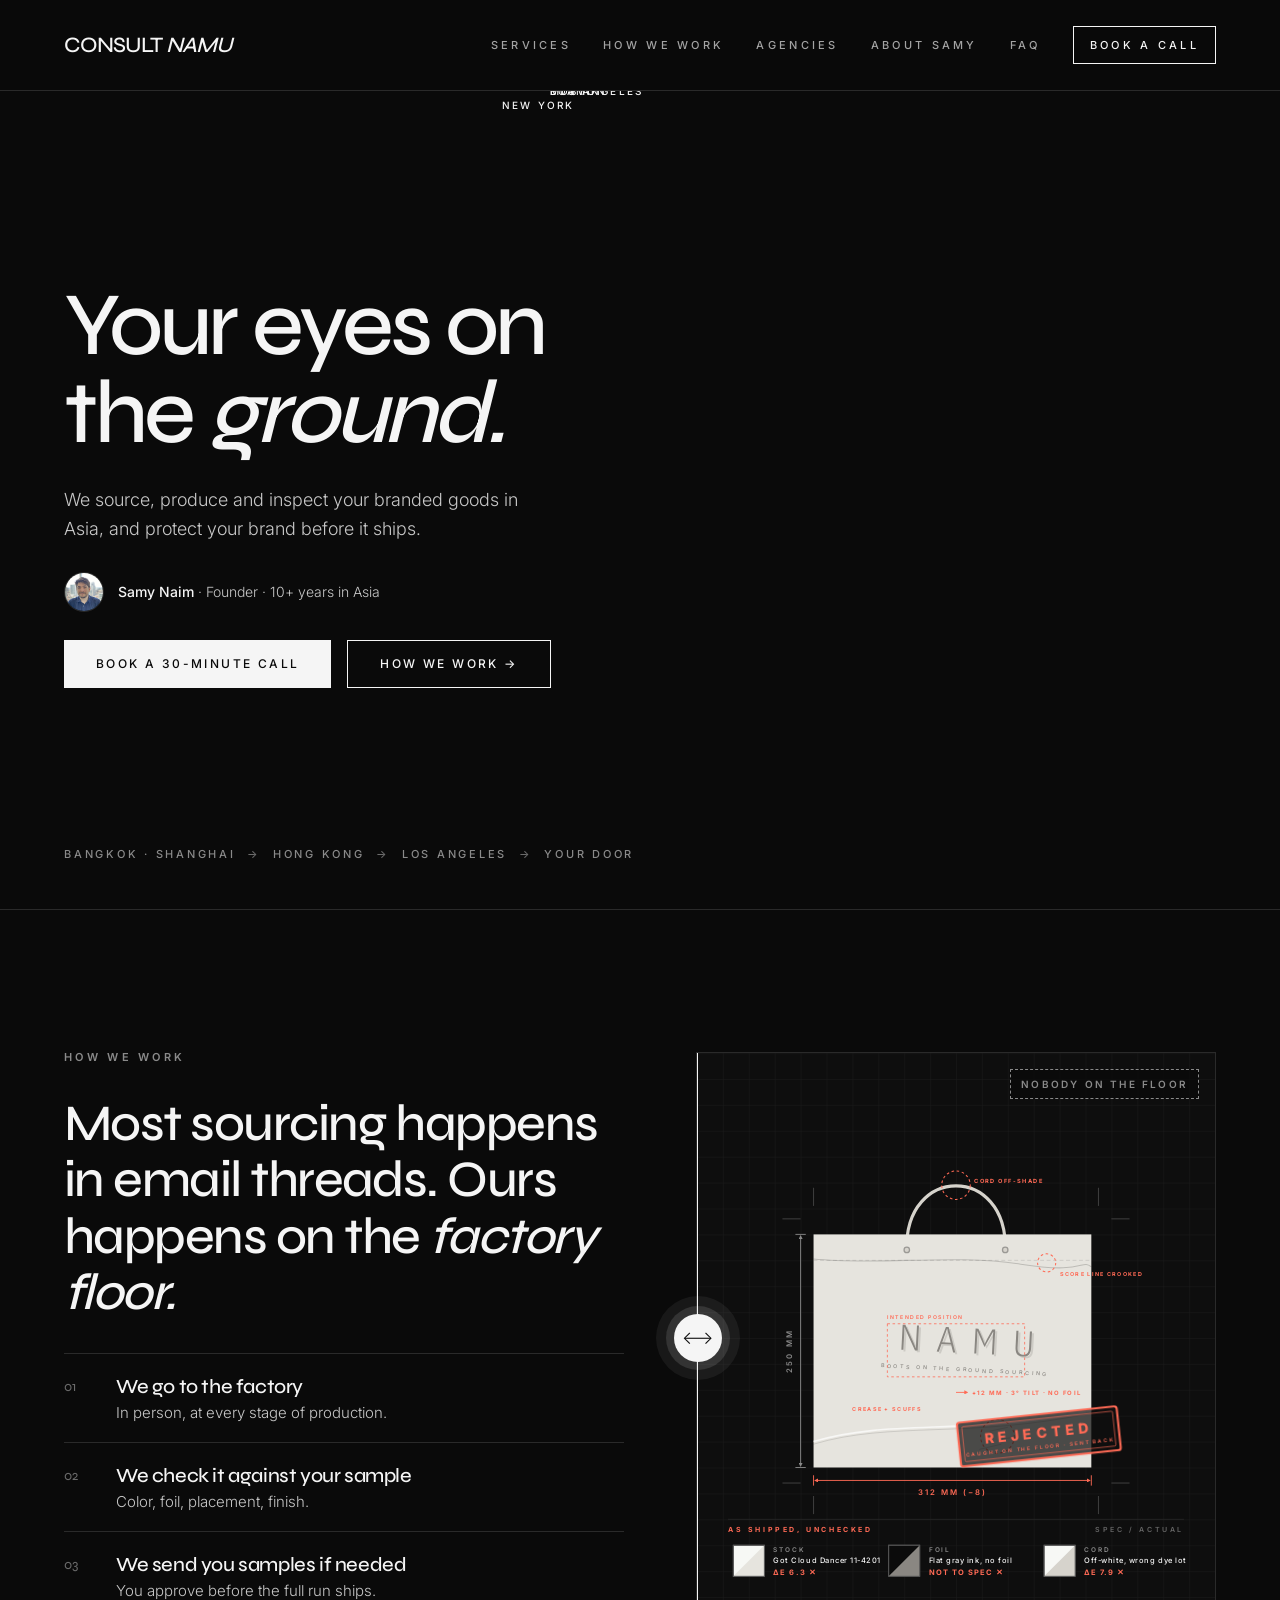
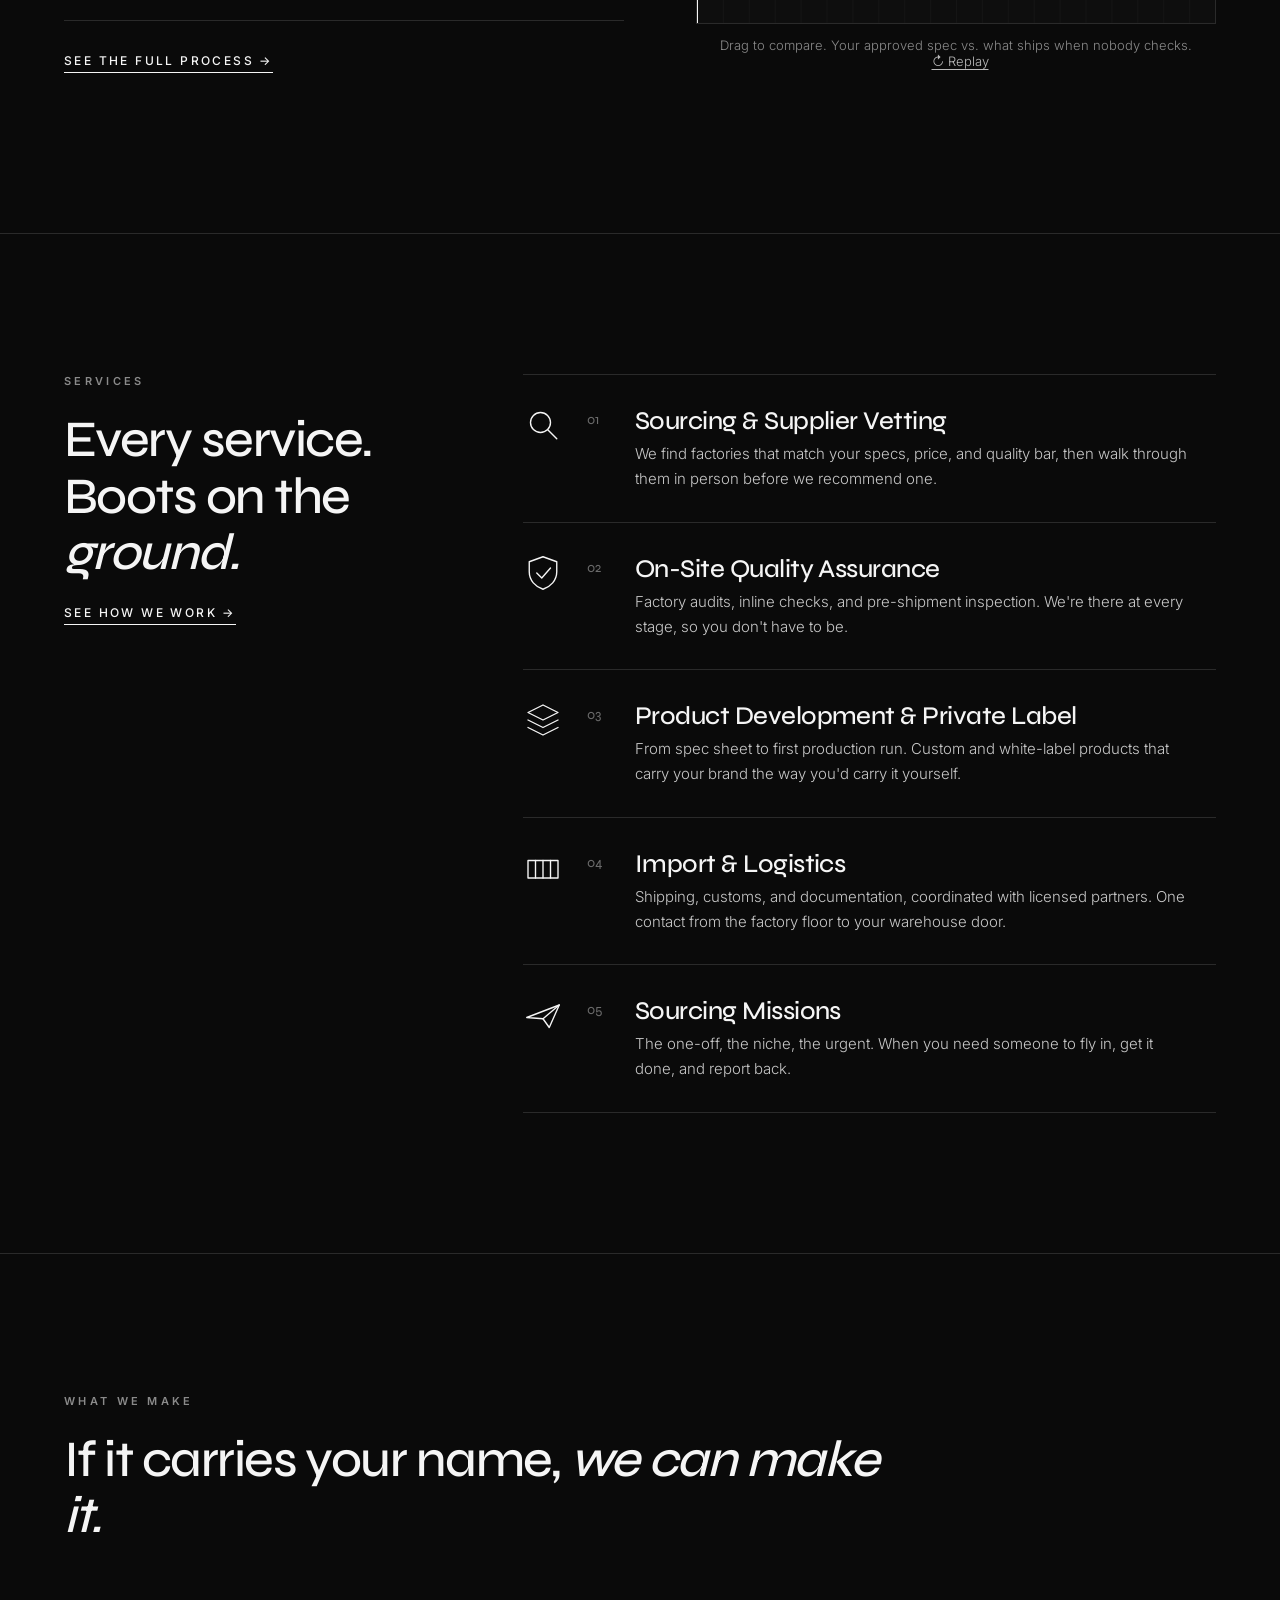
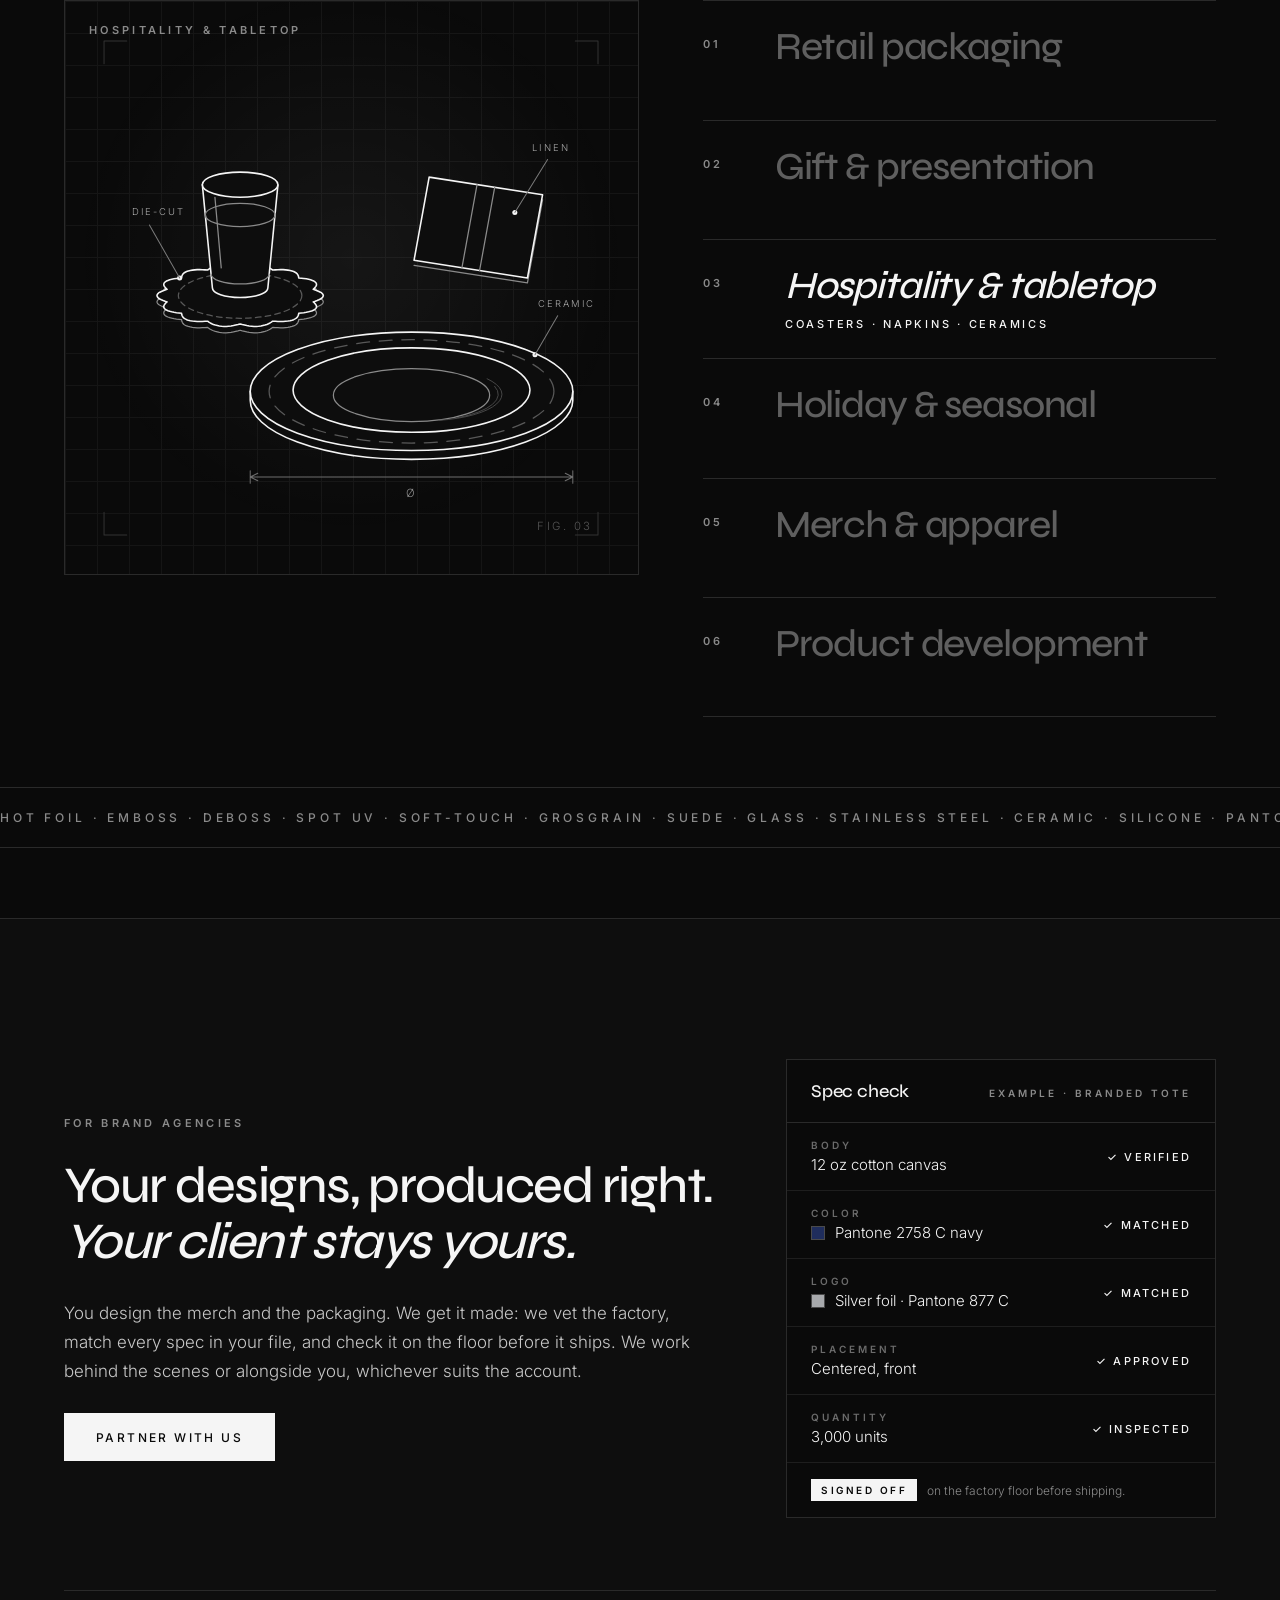
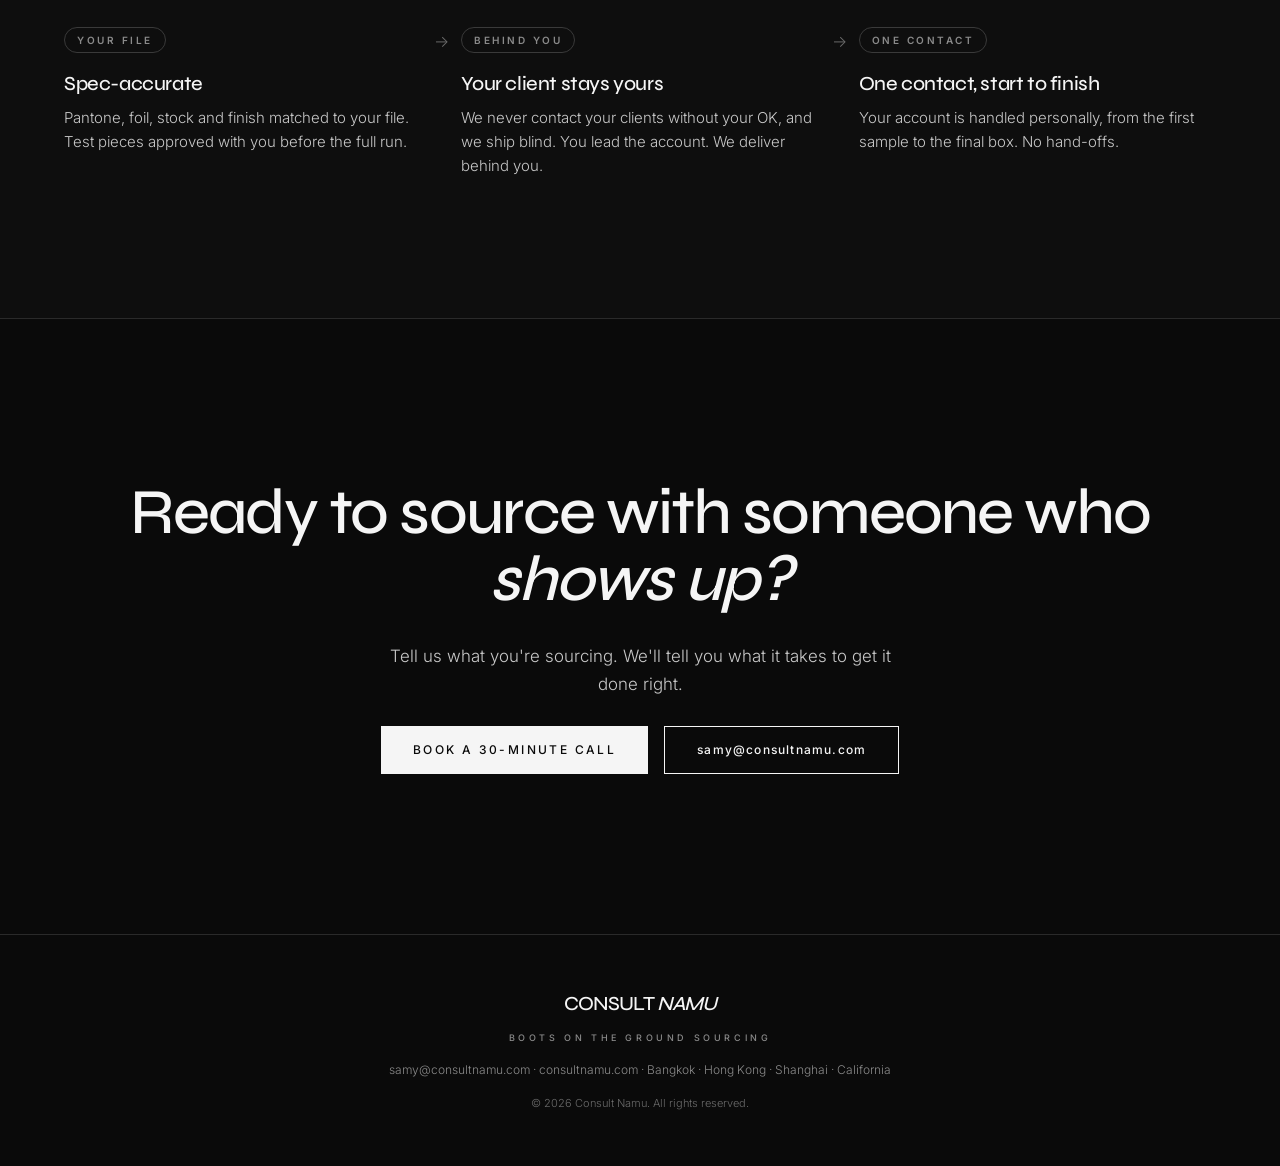
<file: index.html>
<!doctype html>
<html lang="en">
<head>
  <meta charset="utf-8">
  <meta name="viewport" content="width=device-width, initial-scale=1.0">
  <title>Consult Namu | Sourcing &amp; Quality Control in Asia for US Brands</title>
  <meta name="description" content="We source, produce and inspect branded goods in Asia for American brands and agencies. On-site factory audits and QA in Bangkok, Hong Kong and Shanghai.">
  <link rel="canonical" href="https://consultnamu.com/">
  <meta name="robots" content="index, follow">
  <meta name="theme-color" content="#0A0A0A">
  <meta name="author" content="Consult Namu">

  <!-- Icons -->
  <link rel="icon" type="image/png" sizes="512x512" href="assets/favicon.png">
  <link rel="apple-touch-icon" href="assets/favicon.png">

  <!-- Social share preview (Facebook, LinkedIn, LINE, WhatsApp, X) -->
  <meta property="og:site_name" content="Consult Namu">
  <meta property="og:type" content="website">
  <meta property="og:url" content="https://consultnamu.com/">
  <meta property="og:title" content="Consult Namu | Sourcing &amp; Quality Control in Asia for US Brands">
  <meta property="og:description" content="We source, produce and inspect branded goods in Asia for American brands and agencies. On-site factory audits and QA in Bangkok, Hong Kong and Shanghai.">
  <meta property="og:image" content="https://consultnamu.com/assets/social-cover.png">
  <meta property="og:image:width" content="1200">
  <meta property="og:image:height" content="630">
  <meta property="og:image:alt" content="Consult Namu — boots on the ground sourcing">
  <meta property="og:locale" content="en_US">
  <meta name="twitter:card" content="summary_large_image">
  <meta name="twitter:title" content="Consult Namu | Sourcing &amp; Quality Control in Asia for US Brands">
  <meta name="twitter:description" content="We source, produce and inspect branded goods in Asia for American brands and agencies. On-site factory audits and QA in Bangkok, Hong Kong and Shanghai.">
  <meta name="twitter:image" content="https://consultnamu.com/assets/social-cover.png">

  <!-- Structured data for Google -->
  <script type="application/ld+json">
{
  "@context": "https://schema.org",
  "@graph": [
    {
      "@type": "ProfessionalService",
      "@id": "https://consultnamu.com/#org",
      "name": "Consult Namu",
      "alternateName": "Consult NAMU",
      "url": "https://consultnamu.com/",
      "logo": "https://consultnamu.com/assets/favicon.png",
      "image": "https://consultnamu.com/assets/social-cover.png",
      "description": "Sourcing, production and on-site quality assurance in Asia for American brands and brand agencies.",
      "slogan": "Boots on the ground sourcing",
      "email": "samy@consultnamu.com",
      "areaServed": {
        "@type": "Country",
        "name": "United States"
      },
      "knowsAbout": [
        "Product sourcing",
        "Supplier vetting",
        "Factory audits",
        "Quality assurance",
        "Private label",
        "Import and logistics",
        "Branded merchandise",
        "Custom packaging"
      ],
      "sameAs": [
        "https://instagram.com/consultnamu"
      ],
      "founder": {
        "@id": "https://consultnamu.com/about.html#samy"
      }
    },
    {
      "@type": "WebSite",
      "@id": "https://consultnamu.com/#site",
      "url": "https://consultnamu.com/",
      "name": "Consult Namu",
      "publisher": {
        "@id": "https://consultnamu.com/#org"
      }
    }
  ]
}
  </script>

  <!-- Brand fonts: Syne + Inter -->
  <link rel="preconnect" href="https://fonts.googleapis.com">
  <link rel="preconnect" href="https://fonts.gstatic.com" crossorigin>
  <link href="https://fonts.googleapis.com/css2?family=Inter:wght@300;400;500;600&family=Syne:wght@400;500;600;700&display=swap" rel="stylesheet">

  <link rel="stylesheet" href="styles.css?v=1073fb0">
  <!-- Turns on the fade-in effects only when JavaScript runs -->
  <script>document.documentElement.classList.add("js")</script>
</head>
<body>

<!-- ===================== HEADER ===================== -->
<header class="header">
  <div class="wrap">
    <a href="index.html" class="wordmark">CONSULT <em>NAMU</em></a>
    <button class="nav-toggle" aria-expanded="false" aria-controls="mainNav" aria-label="Open menu"><span></span><span></span></button>
    <nav class="nav" id="mainNav" aria-label="Main">
      <a href="index.html#services">Services</a>
      <a href="how-we-work.html">How we work</a>
      <a href="index.html#agencies">Agencies</a>
      <a href="about.html">About Samy</a>
      <a href="how-we-work.html#faq">FAQ</a>
      <a href="https://calendly.com/samy-consultnamu/free-consultation" target="_blank" rel="noopener" class="nav-cta">Book a call</a>
    </nav>
  </div>
</header>

<main>

<!-- ===================== 1. HERO + 3D GLOBE ===================== -->
<!-- The globe is drawn by globe.js. Orders travel Asia → Hong Kong → Los Angeles → US cities. Drag to turn it. -->
<section class="hero" id="hero">
  <div class="globe" id="globe" aria-hidden="true"></div>
  <div class="wrap hero-inner">
    <div class="hero-text">
      <h1 class="reveal">Your eyes on the <em>ground.</em></h1>
      <p class="reveal">We source, produce and inspect your branded goods in Asia, and protect your brand before it ships.</p>
      <a href="about.html" class="hero-founder reveal"><img src="assets/samy.jpeg" alt="" width="40" height="40"><span><b>Samy Naim</b> · Founder · 10+ years in Asia</span></a>
      <div class="buttons reveal">
        <a href="#contact" class="btn btn-solid">Book a 30-minute call</a>
        <a href="how-we-work.html" class="btn btn-outline">How we work →</a>
      </div>
    </div>
    <div class="route" aria-label="Route"><b>Bangkok · Shanghai</b> <span>→</span> <b>Hong Kong</b> <span>→</span> <b>Los Angeles</b> <span>→</span> <b>Your door</b></div>
  </div>
</section>

<!-- ===================== 2. HOW WE WORK + DRAG TO COMPARE ===================== -->
<!-- The bag is an illustration only (not a real client order). -->
<section id="how" class="section">
  <div class="wrap how">
    <div class="how-text">
      <div class="label reveal">How we work</div>
      <h2 class="h2 reveal">Most sourcing happens in email threads. Ours happens on the <em>factory floor.</em></h2>
      <ol class="visit">
        <li class="reveal"><span class="num">01</span><div><h3>We go to the factory</h3><p>In person, at every stage of production.</p></div></li>
        <li class="reveal"><span class="num">02</span><div><h3>We check it against your sample</h3><p>Color, foil, placement, finish.</p></div></li>
        <li class="reveal"><span class="num">03</span><div><h3>We send you samples if needed</h3><p>You approve before the full run ships.</p></div></li>
      </ol>
      <a href="how-we-work.html" class="engage-more reveal">See the full process →</a>
    </div>

    <!-- Inspection animation: the "nobody on the floor" side is shown first with its faults,
         then the handle glides to reveal the approved spec. Illustration only, not a real order. -->
    <figure class="compare compare-spec reveal" id="compareBox" style="--pos: 50%">
      <div class="compare-layer compare-bad">
        <svg viewBox="0 0 400 440" role="img" aria-label="Illustration: the same bag produced without on-site QA, with Cloud Dancer off-white stock instead of Bright White, flat gray print 12 mm off-center, wrong cord dye lot and a crooked score line"><defs><pattern id="bg" width="20" height="20" patternUnits="userSpaceOnUse"><path d="M20 0H0V20" fill="none" stroke="#1D1D1D" stroke-width=".6"/></pattern>
<marker id="ba" viewBox="0 0 6 6" refX="3" refY="3" markerWidth="4.5" markerHeight="4.5" orient="auto-start-reverse"><path d="M0 0L6 3L0 6z" fill="context-stroke"/></marker>
<linearGradient id="bscan" x1="0" y1="0" x2="0" y2="1"><stop offset="0" stop-color="#FF6A55" stop-opacity="0"/><stop offset="1" stop-color="#FF6A55" stop-opacity=".35"/></linearGradient></defs>
<rect width="400" height="440" fill="#0E0E0E"/><rect width="400" height="440" fill="url(#bg)"/>
<g stroke="#454545" stroke-width=".7"><path d="M80 128h-14M90 118v-14M320 128h14M310 118v-14M80 332h-14M90 342v14M320 332h14M310 342v14"/></g><path d="M162 152 C160 86 240 86 238 152" fill="none" stroke="#D6D3CC" stroke-width="2.4" stroke-linecap="round"/>
<rect x="90" y="140" width="214.5" height="180" fill="#E6E4DE"/>
<path d="M90 160 H304.5" stroke="#000" stroke-opacity=".12" stroke-width=".7" stroke-dasharray="3 2"/>
<circle cx="162" cy="152" r="2.6" fill="#0E0E0E" opacity=".35"/><circle cx="238" cy="152" r="2.6" fill="#0E0E0E" opacity=".35"/>
<circle cx="162" cy="152" r="1.6" fill="#D6D3CC"/><circle cx="238" cy="152" r="1.6" fill="#D6D3CC"/>
<g transform="translate(1.6 1.4) translate(208.25 222) rotate(3) translate(-200 -222)" opacity=".22"><path transform="translate(147.56 231.66) scale(0.02768)" fill="#77746F" d="M221 -474 147 -629H140L144 -474V0H88V-698H163L411 -224L485 -69H492L488 -224V-698H544V0H469Z M1534.0 0 1466.0 -219H1201.0L1134.0 0H1075.0L1296.0 -698H1372.0L1593.0 0ZM1369.0 -535 1337.0 -647H1330.0L1297.0 -535L1215.0 -266H1453.0Z M2618.0 -490 2623.0 -630H2615.0L2548.0 -490L2400.0 -196L2252.0 -490L2184.0 -628H2177.0L2181.0 -490V0H2125.0V-698H2204.0L2336.0 -431L2397.0 -290H2402.0L2464.0 -431L2595.0 -698H2674.0V0H2618.0Z M3323.0 -698V-248Q3323.0 -194 3331.0 -154.5Q3339.0 -115 3357.5 -89.5Q3376.0 -64 3406.5 -52.0Q3437.0 -40 3483.0 -40Q3529.0 -40 3559.5 -52.0Q3590.0 -64 3608.5 -89.5Q3627.0 -115 3635.0 -154.5Q3643.0 -194 3643.0 -248V-698H3701.0V-257Q3701.0 -186 3689.5 -135.5Q3678.0 -85 3652.5 -52.0Q3627.0 -19 3585.5 -3.5Q3544.0 12 3483.0 12Q3422.0 12 3380.5 -3.5Q3339.0 -19 3313.5 -52.0Q3288.0 -85 3276.5 -135.5Q3265.0 -186 3265.0 -257V-698Z"/></g>
<g transform="translate(208.25 222) rotate(3) translate(-200 -222)"><path transform="translate(147.56 231.66) scale(0.02768)" fill="#8A8782" d="M221 -474 147 -629H140L144 -474V0H88V-698H163L411 -224L485 -69H492L488 -224V-698H544V0H469Z M1534.0 0 1466.0 -219H1201.0L1134.0 0H1075.0L1296.0 -698H1372.0L1593.0 0ZM1369.0 -535 1337.0 -647H1330.0L1297.0 -535L1215.0 -266H1453.0Z M2618.0 -490 2623.0 -630H2615.0L2548.0 -490L2400.0 -196L2252.0 -490L2184.0 -628H2177.0L2181.0 -490V0H2125.0V-698H2204.0L2336.0 -431L2397.0 -290H2402.0L2464.0 -431L2595.0 -698H2674.0V0H2618.0Z M3323.0 -698V-248Q3323.0 -194 3331.0 -154.5Q3339.0 -115 3357.5 -89.5Q3376.0 -64 3406.5 -52.0Q3437.0 -40 3483.0 -40Q3529.0 -40 3559.5 -52.0Q3590.0 -64 3608.5 -89.5Q3627.0 -115 3635.0 -154.5Q3643.0 -194 3643.0 -248V-698H3701.0V-257Q3701.0 -186 3689.5 -135.5Q3678.0 -85 3652.5 -52.0Q3627.0 -19 3585.5 -3.5Q3544.0 12 3483.0 12Q3422.0 12 3380.5 -3.5Q3339.0 -19 3313.5 -52.0Q3288.0 -85 3276.5 -135.5Q3265.0 -186 3265.0 -257V-698Z"/><text x="200" y="246" font-family="Inter, sans-serif" font-size="4.1" font-weight="500" letter-spacing="2.2" fill="#8A8782" text-anchor="middle">BOOTS ON THE GROUND SOURCING</text></g>
<path d="M90 159 C140 164 200 155 250 163 S296 159 304.5 165" stroke="#000" stroke-opacity=".18" stroke-width=".8" fill="none"/>
<path d="M90 300 C150 282 210 296 304.5 276" stroke="#fff" stroke-opacity=".7" stroke-width="1.2" fill="none"/><path d="M90 302 C150 284 210 298 304.5 278" stroke="#000" stroke-opacity=".15" stroke-width=".6" fill="none"/>
<g stroke="#000" stroke-opacity=".2" stroke-width=".5"><path d="M226 292 l14 -3 M234 298 l9 -1 M218 306 l17 -4"/></g><g class="fx" style="--d:0.55s"><circle cx="200" cy="102" r="11" fill="none" stroke="#FF6A55" stroke-width=".8" stroke-dasharray="2 2"/><text x="214" y="100" font-family="Inter, sans-serif" font-size="4.4" font-weight="700" letter-spacing="1.1" fill="#FF6A55" text-anchor="start">CORD OFF-SHADE</text></g><g class="fx" style="--d:0.8s"><circle cx="270" cy="162" r="7" fill="none" stroke="#FF6A55" stroke-width=".8" stroke-dasharray="2 2"/><text x="280" y="172" font-family="Inter, sans-serif" font-size="4.2" font-weight="700" letter-spacing="1" fill="#FF6A55" text-anchor="start">SCORE LINE CROOKED</text></g><g class="fx" style="--d:1.1s"><rect x="147" y="209" width="106" height="41" fill="none" stroke="#FF6A55" stroke-width=".6" stroke-dasharray="2 2"/><text x="147" y="205" font-family="Inter, sans-serif" font-size="4" font-weight="600" letter-spacing="1.2" fill="#FF6A55" text-anchor="start">INTENDED POSITION</text></g><g class="fx" style="--d:1.35s"><path d="M200 262 H208" stroke="#FF6A55" stroke-width=".7" marker-end="url(#ba)"/><text x="212" y="264" font-family="Inter, sans-serif" font-size="4.6" font-weight="700" letter-spacing="1" fill="#FF6A55" text-anchor="start">+12 MM · 3° TILT · NO FOIL</text></g><g class="fx" style="--d:1.7s"><circle cx="232" cy="296" r="13" fill="none" stroke="#FF6A55" stroke-width=".8" stroke-dasharray="2 2"/><text x="120" y="276" font-family="Inter, sans-serif" font-size="4.2" font-weight="700" letter-spacing="1" fill="#FF6A55" text-anchor="start">CREASE + SCUFFS</text></g><g class="fx" style="--d:1.95s"><g stroke="#FF6A55" stroke-width=".7" fill="none"><path d="M90 326 V334 M304.5 326 V334"/><path d="M92 330 H302.5" marker-start="url(#ba)" marker-end="url(#ba)"/></g><text x="197.25" y="341" font-family="Inter, sans-serif" font-size="6" font-weight="600" letter-spacing="1.6" fill="#FF6A55" text-anchor="middle">312 MM  (−8)</text></g>
<g stroke="#8A8A8A" stroke-width=".7" fill="none"><path d="M76 140 H84 M76 320 H84"/><path d="M80 142 V318" marker-start="url(#ba)" marker-end="url(#ba)"/></g>
<text transform="translate(73 230) rotate(-90)" font-family="Inter, sans-serif" font-size="6" font-weight="600" letter-spacing="1.6" fill="#8A8A8A" text-anchor="middle">250 MM</text>
<g class="scan"><rect x="86" y="96" width="222.5" height="22" fill="url(#bscan)"/><rect x="86" y="117" width="222.5" height="1.2" fill="#FF6A55"/></g><path d="M24 360 H376" stroke="#2a2a2a" stroke-width=".6"/><text x="24" y="370" font-family="Inter, sans-serif" font-size="5.4" font-weight="700" letter-spacing="2" fill="#FF6A55" text-anchor="start">AS SHIPPED, UNCHECKED</text><text x="376" y="370" font-family="Inter, sans-serif" font-size="5.4" font-weight="600" letter-spacing="2" fill="#666" text-anchor="end">SPEC / ACTUAL</text><rect x="28" y="380" width="24" height="24" fill="#F7F8F5" stroke="#555" stroke-width=".7"/><path d="M52 380 V404 H28 Z" fill="#E6E4DE"/><rect x="28" y="380" width="24" height="24" fill="none" stroke="#555" stroke-width=".7"/><text x="59" y="385" font-family="Inter, sans-serif" font-size="5" font-weight="600" letter-spacing="1.4" fill="#8A8A8A" text-anchor="start">STOCK</text><text x="59" y="394" font-family="Inter, sans-serif" font-size="5.8" font-weight="500" letter-spacing="0.4" fill="#F5F5F5" text-anchor="start">Got Cloud Dancer 11-4201</text><g class="fx" style="--d:2.1s"><text x="59" y="403" font-family="Inter, sans-serif" font-size="5.8" font-weight="700" letter-spacing="0.8" fill="#FF6A55" text-anchor="start" data-count="6.3" data-fmt="ΔE {v}  ✕" data-d="2.1">ΔE 6.3  ✕</text></g><rect x="148" y="380" width="24" height="24" fill="#0B0B0B" stroke="#555" stroke-width=".7"/><path d="M172 380 V404 H148 Z" fill="#8A8782"/><rect x="148" y="380" width="24" height="24" fill="none" stroke="#555" stroke-width=".7"/><text x="179" y="385" font-family="Inter, sans-serif" font-size="5" font-weight="600" letter-spacing="1.4" fill="#8A8A8A" text-anchor="start">FOIL</text><text x="179" y="394" font-family="Inter, sans-serif" font-size="5.8" font-weight="500" letter-spacing="0.4" fill="#F5F5F5" text-anchor="start">Flat gray ink, no foil</text><g class="fx" style="--d:2.25s"><text x="179" y="403" font-family="Inter, sans-serif" font-size="5.8" font-weight="700" letter-spacing="0.8" fill="#FF6A55" text-anchor="start">NOT TO SPEC  ✕</text></g><rect x="268" y="380" width="24" height="24" fill="#F7F8F5" stroke="#555" stroke-width=".7"/><path d="M292 380 V404 H268 Z" fill="#D6D3CC"/><rect x="268" y="380" width="24" height="24" fill="none" stroke="#555" stroke-width=".7"/><text x="299" y="385" font-family="Inter, sans-serif" font-size="5" font-weight="600" letter-spacing="1.4" fill="#8A8A8A" text-anchor="start">CORD</text><text x="299" y="394" font-family="Inter, sans-serif" font-size="5.8" font-weight="500" letter-spacing="0.4" fill="#F5F5F5" text-anchor="start">Off-white, wrong dye lot</text><g class="fx" style="--d:2.4s"><text x="299" y="403" font-family="Inter, sans-serif" font-size="5.8" font-weight="700" letter-spacing="0.8" fill="#FF6A55" text-anchor="start" data-count="7.9" data-fmt="ΔE {v}  ✕" data-d="2.4">ΔE 7.9  ✕</text></g><g class="stamp" style="--d:2.75s"><g transform="translate(264 296) rotate(-6)">
<rect x="-62" y="-17" width="124" height="34" rx="2" fill="#0E0E0E" fill-opacity=".72" stroke="#FF6A55" stroke-width="1.6"/>
<rect x="-58.5" y="-13.5" width="117" height="27" rx="1" fill="none" stroke="#FF6A55" stroke-width=".5"/>
<text x="0" y="1.5" font-family="Inter, sans-serif" font-size="11" font-weight="800" letter-spacing="3.2" fill="#FF6A55" text-anchor="middle">REJECTED</text><text x="0" y="9.5" font-family="Inter, sans-serif" font-size="3.8" font-weight="600" letter-spacing="1.4" fill="#FF6A55" text-anchor="middle">CAUGHT ON THE FLOOR · SENT BACK</text></g></g></svg>
        <span class="compare-tag right">Nobody on the floor</span>
      </div>
      <div class="compare-layer compare-good">
        <svg viewBox="0 0 400 440" role="img" aria-label="Illustration: the approved spec, with bright white stock, black foil logo centered within half a millimeter, and matched cotton cords"><defs><pattern id="gg" width="20" height="20" patternUnits="userSpaceOnUse"><path d="M20 0H0V20" fill="none" stroke="#1D1D1D" stroke-width=".6"/></pattern>
<marker id="ga" viewBox="0 0 6 6" refX="3" refY="3" markerWidth="4.5" markerHeight="4.5" orient="auto-start-reverse"><path d="M0 0L6 3L0 6z" fill="context-stroke"/></marker>
<linearGradient id="gscan" x1="0" y1="0" x2="0" y2="1"><stop offset="0" stop-color="#F5F5F5" stop-opacity="0"/><stop offset="1" stop-color="#F5F5F5" stop-opacity=".35"/></linearGradient></defs>
<rect width="400" height="440" fill="#0E0E0E"/><rect width="400" height="440" fill="url(#gg)"/>
<g stroke="#454545" stroke-width=".7"><path d="M80 128h-14M90 118v-14M320 128h14M310 118v-14M80 332h-14M90 342v14M320 332h14M310 342v14"/></g><path d="M162 152 C160 86 240 86 238 152" fill="none" stroke="#F7F8F5" stroke-width="2.4" stroke-linecap="round"/>
<rect x="90" y="140" width="220" height="180" fill="#F7F8F5"/>
<path d="M90 160 H310" stroke="#000" stroke-opacity=".12" stroke-width=".7" stroke-dasharray="3 2"/>
<circle cx="162" cy="152" r="2.6" fill="#0E0E0E" opacity=".35"/><circle cx="238" cy="152" r="2.6" fill="#0E0E0E" opacity=".35"/>
<circle cx="162" cy="152" r="1.6" fill="#F7F8F5"/><circle cx="238" cy="152" r="1.6" fill="#F7F8F5"/>
<path transform="translate(147.56 231.66) scale(0.02768)" fill="#0B0B0B" d="M221 -474 147 -629H140L144 -474V0H88V-698H163L411 -224L485 -69H492L488 -224V-698H544V0H469Z M1534.0 0 1466.0 -219H1201.0L1134.0 0H1075.0L1296.0 -698H1372.0L1593.0 0ZM1369.0 -535 1337.0 -647H1330.0L1297.0 -535L1215.0 -266H1453.0Z M2618.0 -490 2623.0 -630H2615.0L2548.0 -490L2400.0 -196L2252.0 -490L2184.0 -628H2177.0L2181.0 -490V0H2125.0V-698H2204.0L2336.0 -431L2397.0 -290H2402.0L2464.0 -431L2595.0 -698H2674.0V0H2618.0Z M3323.0 -698V-248Q3323.0 -194 3331.0 -154.5Q3339.0 -115 3357.5 -89.5Q3376.0 -64 3406.5 -52.0Q3437.0 -40 3483.0 -40Q3529.0 -40 3559.5 -52.0Q3590.0 -64 3608.5 -89.5Q3627.0 -115 3635.0 -154.5Q3643.0 -194 3643.0 -248V-698H3701.0V-257Q3701.0 -186 3689.5 -135.5Q3678.0 -85 3652.5 -52.0Q3627.0 -19 3585.5 -3.5Q3544.0 12 3483.0 12Q3422.0 12 3380.5 -3.5Q3339.0 -19 3313.5 -52.0Q3288.0 -85 3276.5 -135.5Q3265.0 -186 3265.0 -257V-698Z"/><text x="200" y="246" font-family="Inter, sans-serif" font-size="4.1" font-weight="500" letter-spacing="2.2" fill="#0B0B0B" text-anchor="middle">BOOTS ON THE GROUND SOURCING</text><g class="fx" style="--d:4.3s"><g stroke="#000" stroke-opacity=".28" stroke-width=".5" stroke-dasharray="2 2"><path d="M200 140 V320"/><path d="M90 222 H310"/></g>
<g stroke="#000" stroke-opacity=".45" stroke-width=".5"><path d="M150 205 V199 M250 205 V199 M150 202 H250"/></g><text x="200" y="196" font-family="Inter, sans-serif" font-size="4.4" font-weight="600" letter-spacing="1.2" fill="#555" text-anchor="middle">CENTERED · ±0.5 MM</text></g><g stroke="#8A8A8A" stroke-width=".7" fill="none"><path d="M90 326 V334 M310 326 V334"/><path d="M92 330 H308" marker-start="url(#ga)" marker-end="url(#ga)"/></g><text x="200.0" y="341" font-family="Inter, sans-serif" font-size="6" font-weight="600" letter-spacing="1.6" fill="#8A8A8A" text-anchor="middle">320 MM</text>
<g stroke="#8A8A8A" stroke-width=".7" fill="none"><path d="M76 140 H84 M76 320 H84"/><path d="M80 142 V318" marker-start="url(#ga)" marker-end="url(#ga)"/></g>
<text transform="translate(73 230) rotate(-90)" font-family="Inter, sans-serif" font-size="6" font-weight="600" letter-spacing="1.6" fill="#8A8A8A" text-anchor="middle">250 MM</text>
<g class="scan"><rect x="86" y="96" width="228" height="22" fill="url(#gscan)"/><rect x="86" y="117" width="228" height="1.2" fill="#F5F5F5"/></g><path d="M24 360 H376" stroke="#2a2a2a" stroke-width=".6"/><text x="24" y="370" font-family="Inter, sans-serif" font-size="5.4" font-weight="700" letter-spacing="2" fill="#d0d0d0" text-anchor="start">APPROVED SPEC</text><text x="376" y="370" font-family="Inter, sans-serif" font-size="5.4" font-weight="600" letter-spacing="2" fill="#666" text-anchor="end">CHECKED ON THE FLOOR</text><rect x="28" y="380" width="24" height="24" fill="#F7F8F5" stroke="#555" stroke-width=".7"/><text x="59" y="385" font-family="Inter, sans-serif" font-size="5" font-weight="600" letter-spacing="1.4" fill="#8A8A8A" text-anchor="start">STOCK</text><text x="59" y="394" font-family="Inter, sans-serif" font-size="5.8" font-weight="500" letter-spacing="0.4" fill="#F5F5F5" text-anchor="start">Bright White 11-0601 TCX</text><g class="fx" style="--d:4.5s"><text x="59" y="403" font-family="Inter, sans-serif" font-size="5.8" font-weight="700" letter-spacing="0.8" fill="#F5F5F5" text-anchor="start" data-count="0.8" data-fmt="ΔE {v}  ✓" data-d="4.5">ΔE 0.8  ✓</text></g><rect x="148" y="380" width="24" height="24" fill="#0B0B0B" stroke="#555" stroke-width=".7"/><text x="179" y="385" font-family="Inter, sans-serif" font-size="5" font-weight="600" letter-spacing="1.4" fill="#8A8A8A" text-anchor="start">FOIL</text><text x="179" y="394" font-family="Inter, sans-serif" font-size="5.8" font-weight="500" letter-spacing="0.4" fill="#F5F5F5" text-anchor="start">Black hot foil, Black 6 C</text><g class="fx" style="--d:4.65s"><text x="179" y="403" font-family="Inter, sans-serif" font-size="5.8" font-weight="700" letter-spacing="0.8" fill="#F5F5F5" text-anchor="start">REGISTERED  ✓</text></g><rect x="268" y="380" width="24" height="24" fill="#F7F8F5" stroke="#555" stroke-width=".7"/><text x="299" y="385" font-family="Inter, sans-serif" font-size="5" font-weight="600" letter-spacing="1.4" fill="#8A8A8A" text-anchor="start">CORD</text><text x="299" y="394" font-family="Inter, sans-serif" font-size="5.8" font-weight="500" letter-spacing="0.4" fill="#F5F5F5" text-anchor="start">Cotton, dyed to stock</text><g class="fx" style="--d:4.8s"><text x="299" y="403" font-family="Inter, sans-serif" font-size="5.8" font-weight="700" letter-spacing="0.8" fill="#F5F5F5" text-anchor="start" data-count="1.1" data-fmt="ΔE {v}  ✓" data-d="4.8">ΔE 1.1  ✓</text></g><g class="stamp" style="--d:5.1s"><g transform="translate(138 296) rotate(-5)">
<rect x="-62" y="-17" width="124" height="34" rx="2" fill="#0E0E0E" fill-opacity=".72" stroke="#F5F5F5" stroke-width="1.6"/>
<rect x="-58.5" y="-13.5" width="117" height="27" rx="1" fill="none" stroke="#F5F5F5" stroke-width=".5"/>
<text x="0" y="1.5" font-family="Inter, sans-serif" font-size="11" font-weight="800" letter-spacing="3.2" fill="#F5F5F5" text-anchor="middle">PASSED</text><text x="0" y="9.5" font-family="Inter, sans-serif" font-size="3.8" font-weight="600" letter-spacing="1.4" fill="#F5F5F5" text-anchor="middle">MATCHED TO SPEC · READY TO SHIP</text></g></g></svg>
        <span class="compare-tag left">✓ Samy on the floor</span>
      </div>
      <div class="compare-handle" aria-hidden="true"><span>⟷</span></div>
      <input type="range" min="0" max="100" value="50" class="compare-range" aria-label="Compare the approved spec with what ships when nobody checks">
      <figcaption>Drag to compare. Your approved spec vs. what ships when nobody checks. <button type="button" class="replay" id="replayInspect">↻ Replay</button></figcaption>
    </figure>
  </div>
</section>

<!-- ===================== 3. SERVICES ===================== -->
<!-- Each icon draws itself as the row scrolls into view. Pointing at a row lights it up. -->
<section id="services" class="section">
  <div class="wrap svc4">
    <div class="svc4-head">
      <div class="label reveal">Services</div>
      <h2 class="h2 reveal">Every service. Boots on the <em>ground.</em></h2>
      <a href="how-we-work.html" class="engage-more reveal">See how we work →</a>
    </div>
    <ol class="svc4-list">
      <li class="svc4-row reveal"><svg viewBox="0 0 32 32" aria-hidden="true"><circle cx="14" cy="14" r="8" pathLength="1"/><path d="M20 20l7 7" pathLength="1"/></svg><span class="svc4-n">01</span><h3>Sourcing &amp; Supplier Vetting</h3><p>We find factories that match your specs, price, and quality bar, then walk through them in person before we recommend one.</p></li>
      <li class="svc4-row reveal"><svg viewBox="0 0 32 32" aria-hidden="true"><path d="M16 3l11 4v8c0 7-5 12-11 14C10 27 5 22 5 15V7z" pathLength="1"/><path d="M11 16l4 4 7-8" pathLength="1"/></svg><span class="svc4-n">02</span><h3>On-Site Quality Assurance</h3><p>Factory audits, inline checks, and pre-shipment inspection. We're there at every stage, so you don't have to be.</p></li>
      <li class="svc4-row reveal"><svg viewBox="0 0 32 32" aria-hidden="true"><path d="M16 4l12 6-12 6-12-6z" pathLength="1"/><path d="M4 16l12 6 12-6" pathLength="1"/><path d="M4 22l12 6 12-6" pathLength="1"/></svg><span class="svc4-n">03</span><h3>Product Development &amp; Private Label</h3><p>From spec sheet to first production run. Custom and white-label products that carry your brand the way you'd carry it yourself.</p></li>
      <li class="svc4-row reveal"><svg viewBox="0 0 32 32" aria-hidden="true"><rect x="4" y="10" width="24" height="14" pathLength="1"/><path d="M10 10v14M16 10v14M22 10v14" pathLength="1"/></svg><span class="svc4-n">04</span><h3>Import &amp; Logistics</h3><p>Shipping, customs, and documentation, coordinated with licensed partners. One contact from the factory floor to your warehouse door.</p></li>
      <li class="svc4-row reveal"><svg viewBox="0 0 32 32" aria-hidden="true"><path d="M3 18l26-10-8 18-5-7z" pathLength="1"/><path d="M16 19l13-11" pathLength="1"/></svg><span class="svc4-n">05</span><h3>Sourcing Missions</h3><p>The one-off, the niche, the urgent. When you need someone to fly in, get it done, and report back.</p></li>
    </ol>
  </div>
</section>

<!-- ===================== 4. WHAT WE MAKE (categories + line drawings) ===================== -->
<section id="work" class="section">
  <div class="wrap mk">
    <div class="mk-head">
      <div class="label reveal">What we make</div>
      <h2 class="h2 reveal">If it carries your name, <em>we can make it.</em></h2>
    </div>
    <div class="mk-grid">
      <figure class="mk-panel reveal"><span class="mk-cap" id="mkCap">Retail packaging</span><svg class="mk-fig on" data-i="0" viewBox="0 0 400 400" aria-hidden="true"><path class="crop" d="M4 22V4H22M378 4H396V22M396 378V396H378M22 396H4V378"/><path pathLength="1" class="faint" d="M204 134C194 56 264 56 254 134"/>
<path pathLength="1" class="solid" d="M120 140L164 122H294L250 140Z"/>
<path pathLength="1" class="solid" d="M250 140L294 122V312L250 330Z"/>
<clipPath id="hc1"><path d="M250 140L294 122V312L250 330Z"/></clipPath><path class="hatch late" clip-path="url(#hc1)" d="M250 122L42 330M256 122L48 330M262 122L54 330M268 122L60 330M274 122L66 330M280 122L72 330M286 122L78 330M292 122L84 330M298 122L90 330M304 122L96 330M310 122L102 330M316 122L108 330M322 122L114 330M328 122L120 330M334 122L126 330M340 122L132 330M346 122L138 330M352 122L144 330M358 122L150 330M364 122L156 330M370 122L162 330M376 122L168 330M382 122L174 330M388 122L180 330M394 122L186 330M400 122L192 330M406 122L198 330M412 122L204 330M418 122L210 330M424 122L216 330M430 122L222 330M436 122L228 330M442 122L234 330M448 122L240 330M454 122L246 330M460 122L252 330M466 122L258 330M472 122L264 330M478 122L270 330M484 122L276 330M490 122L282 330M496 122L288 330M502 122L294 330"/>
<path pathLength="1" class="faint" d="M272 131V296L250 330M272 296L294 312M250 160L294 142"/>
<path pathLength="1" class="solid" d="M120 140H250V330H120Z"/>
<path pathLength="1" class="faint" d="M120 160H250"/>
<path pathLength="1" d="M160 152C150 70 220 70 210 152"/>
<circle cx="160" cy="152" r="3"/><circle cx="210" cy="152" r="3"/>
<path class="logo late"  transform="translate(146.20 243.03) scale(0.02048)" d="M221 -474 147 -629H140L144 -474V0H88V-698H163L411 -224L485 -69H492L488 -224V-698H544V0H469Z M1534.0 0 1466.0 -219H1201.0L1134.0 0H1075.0L1296.0 -698H1372.0L1593.0 0ZM1369.0 -535 1337.0 -647H1330.0L1297.0 -535L1215.0 -266H1453.0Z M2618.0 -490 2623.0 -630H2615.0L2548.0 -490L2400.0 -196L2252.0 -490L2184.0 -628H2177.0L2181.0 -490V0H2125.0V-698H2204.0L2336.0 -431L2397.0 -290H2402.0L2464.0 -431L2595.0 -698H2674.0V0H2618.0Z M3323.0 -698V-248Q3323.0 -194 3331.0 -154.5Q3339.0 -115 3357.5 -89.5Q3376.0 -64 3406.5 -52.0Q3437.0 -40 3483.0 -40Q3529.0 -40 3559.5 -52.0Q3590.0 -64 3608.5 -89.5Q3627.0 -115 3635.0 -154.5Q3643.0 -194 3643.0 -248V-698H3701.0V-257Q3701.0 -186 3689.5 -135.5Q3678.0 -85 3652.5 -52.0Q3627.0 -19 3585.5 -3.5Q3544.0 12 3483.0 12Q3422.0 12 3380.5 -3.5Q3339.0 -19 3313.5 -52.0Q3288.0 -85 3276.5 -135.5Q3265.0 -186 3265.0 -257V-698Z"/><path class="faint late" d="M163 254H207"/>
<path pathLength="1" class="faint" d="M160 152Q150 172 143 186"/>
<rect pathLength="1" class="solid" x="135" y="186" width="16" height="25" rx="1.5" transform="rotate(10 143 186)"/>
<path pathLength="1" class="solid" d="M52 270L76 260H140L116 270Z"/><path pathLength="1" class="solid" d="M116 270L140 260V320L116 330Z"/>
<clipPath id="hc2"><path d="M116 270L140 260V320L116 330Z"/></clipPath><path class="hatch late" clip-path="url(#hc2)" d="M116 260L46 330M121 260L51 330M126 260L56 330M131 260L61 330M136 260L66 330M141 260L71 330M146 260L76 330M151 260L81 330M156 260L86 330M161 260L91 330M166 260L96 330M171 260L101 330M176 260L106 330M181 260L111 330M186 260L116 330M191 260L121 330M196 260L126 330M201 260L131 330M206 260L136 330"/>
<path pathLength="1" class="solid" d="M52 270H116V330H52Z"/>
<path pathLength="1" class="faint" d="M52 286H116L140 276M78 270V330M90 270V330M78 270L102 260M90 270L114 260"/>
<path class="ground late" d="M30 338H330"/>
<g class="co late"><circle cx="158" cy="118" r="2"/><path d="M158 118L104 82H92"/><text x="88" y="84.8" style="text-anchor:end">ROPE HANDLE</text></g><g class="co late"><circle cx="283" cy="226" r="2"/><path d="M283 226L316 204H328"/><text x="332" y="206.8" style="text-anchor:start">GUSSET</text></g><g class="co late"><circle cx="222" cy="236" r="2"/><path d="M222 236L316 262H328"/><text x="332" y="264.8" style="text-anchor:start">FOIL</text></g><text class="fig" x="392" y="392">FIG. 01</text></svg><svg class="mk-fig" data-i="1" viewBox="0 0 400 400" aria-hidden="true"><path class="crop" d="M4 22V4H22M378 4H396V22M396 378V396H378M22 396H4V378"/><path pathLength="1" class="faint dash" d="M200 58V352"/>
<ellipse pathLength="1" class="solid faint" cx="200" cy="236" rx="80" ry="20.5"/>
<path pathLength="1" class="solid" d="M120 236V320A80 20.5 0 0 0 280 320V236A80 20.5 0 0 1 120 236Z"/>
<path class="hatch late" d="M246 252.8V336.8M257 250.4V334.4M265 248.0V332.0M271 245.4V329.4M276 242.4V326.4"/>
<path pathLength="1" class="solid" d="M126 222V236A74 19 0 0 0 274 236V222"/>
<ellipse pathLength="1" class="solid" cx="200" cy="222" rx="74" ry="19"/><ellipse pathLength="1" class="faint" cx="200" cy="222" rx="67" ry="16.6"/>
<path pathLength="1" class="solid" d="M114 112V142A86 22 0 0 0 286 142V112"/>
<path class="hatch late" d="M250 129.9V159.9M261 127.5V157.5M270 124.8V154.8M277 121.8V151.8M282 118.6V148.6"/>
<ellipse pathLength="1" class="solid" cx="200" cy="112" rx="86" ry="22"/>
<ellipse pathLength="1" class="faint" cx="200" cy="112" rx="34" ry="8.7"/><ellipse pathLength="1" class="faint" cx="200" cy="112" rx="27" ry="6.9"/>
<path class="logo late"  transform="translate(165.59 295.51) scale(0.01605)" d="M221 -474 147 -629H140L144 -474V0H88V-698H163L411 -224L485 -69H492L488 -224V-698H544V0H469Z M1534.0 0 1466.0 -219H1201.0L1134.0 0H1075.0L1296.0 -698H1372.0L1593.0 0ZM1369.0 -535 1337.0 -647H1330.0L1297.0 -535L1215.0 -266H1453.0Z M2618.0 -490 2623.0 -630H2615.0L2548.0 -490L2400.0 -196L2252.0 -490L2184.0 -628H2177.0L2181.0 -490V0H2125.0V-698H2204.0L2336.0 -431L2397.0 -290H2402.0L2464.0 -431L2595.0 -698H2674.0V0H2618.0Z M3323.0 -698V-248Q3323.0 -194 3331.0 -154.5Q3339.0 -115 3357.5 -89.5Q3376.0 -64 3406.5 -52.0Q3437.0 -40 3483.0 -40Q3529.0 -40 3559.5 -52.0Q3590.0 -64 3608.5 -89.5Q3627.0 -115 3635.0 -154.5Q3643.0 -194 3643.0 -248V-698H3701.0V-257Q3701.0 -186 3689.5 -135.5Q3678.0 -85 3652.5 -52.0Q3627.0 -19 3585.5 -3.5Q3544.0 12 3483.0 12Q3422.0 12 3380.5 -3.5Q3339.0 -19 3313.5 -52.0Q3288.0 -85 3276.5 -135.5Q3265.0 -186 3265.0 -257V-698Z"/>
<path class="faint late" d="M92 204V168M86 176L92 166L98 176" style="stroke-width:1"/>
<path class="ground late" d="M70 350H330"/>
<g class="co late"><circle cx="268" cy="130" r="2"/><path d="M268 130L304 100H316"/><text x="320" y="102.8" style="text-anchor:start">LIFT-OFF LID</text></g><g class="co late"><circle cx="140" cy="286" r="2"/><path d="M140 286L96 262H84"/><text x="80" y="264.8" style="text-anchor:end">SUEDE WRAP</text></g><g class="co late"><circle cx="262" cy="226" r="2"/><path d="M262 226L304 206H316"/><text x="320" y="208.8" style="text-anchor:start">NECK</text></g><text class="fig" x="392" y="392">FIG. 02</text></svg><svg class="mk-fig" data-i="2" viewBox="0 0 400 400" aria-hidden="true"><path class="crop" d="M4 22V4H22M378 4H396V22M396 378V396H378M22 396H4V378"/><path pathLength="1" class="solid faint" d="M178.0 211.0 L177.8 211.7 L177.4 212.4 L176.7 213.1 L175.7 213.7 L174.5 214.3 L173.1 214.9 L171.6 215.5 L170.0 216.0 L170.8 216.7 L171.5 217.5 L172.1 218.3 L172.5 219.0 L172.6 219.8 L172.5 220.5 L172.1 221.2 L171.5 221.8 L170.5 222.5 L169.3 223.0 L167.9 223.5 L166.3 223.9 L164.5 224.3 L162.5 224.6 L160.5 224.8 L158.5 225.0 L158.4 225.8 L158.2 226.6 L157.8 227.4 L157.3 228.2 L156.6 228.9 L155.6 229.5 L154.5 230.1 L153.2 230.5 L151.6 230.9 L149.9 231.2 L148.1 231.4 L146.1 231.6 L144.1 231.6 L142.0 231.5 L139.9 231.4 L137.8 231.3 L136.8 232.0 L135.7 232.7 L134.5 233.3 L133.2 233.9 L131.7 234.4 L130.1 234.8 L128.5 235.2 L126.7 235.4 L124.9 235.5 L123.0 235.5 L121.1 235.3 L119.2 235.1 L117.3 234.8 L115.5 234.4 L113.7 234.0 L112.0 233.5 L110.3 234.0 L108.5 234.4 L106.7 234.8 L104.8 235.1 L102.9 235.3 L101.0 235.5 L99.1 235.5 L97.3 235.4 L95.5 235.2 L93.9 234.8 L92.3 234.4 L90.8 233.9 L89.5 233.3 L88.3 232.7 L87.2 232.0 L86.2 231.3 L84.1 231.4 L82.0 231.5 L79.9 231.6 L77.9 231.6 L75.9 231.4 L74.1 231.2 L72.4 230.9 L70.8 230.5 L69.5 230.1 L68.4 229.5 L67.4 228.9 L66.7 228.2 L66.2 227.4 L65.8 226.6 L65.6 225.8 L65.5 225.0 L63.5 224.8 L61.5 224.6 L59.5 224.3 L57.7 223.9 L56.1 223.5 L54.7 223.0 L53.5 222.5 L52.5 221.8 L51.9 221.2 L51.5 220.5 L51.4 219.8 L51.5 219.0 L51.9 218.3 L52.5 217.5 L53.2 216.7 L54.0 216.0 L52.4 215.5 L50.9 214.9 L49.5 214.3 L48.3 213.7 L47.3 213.1 L46.6 212.4 L46.2 211.7 L46.0 211.0 L46.2 210.3 L46.6 209.6 L47.3 208.9 L48.3 208.3 L49.5 207.7 L50.9 207.1 L52.4 206.5 L54.0 206.0 L53.2 205.3 L52.5 204.5 L51.9 203.7 L51.5 203.0 L51.4 202.2 L51.5 201.5 L51.9 200.8 L52.5 200.2 L53.5 199.5 L54.7 199.0 L56.1 198.5 L57.7 198.1 L59.5 197.7 L61.5 197.4 L63.5 197.2 L65.5 197.0 L65.6 196.2 L65.8 195.4 L66.2 194.6 L66.7 193.8 L67.4 193.1 L68.4 192.5 L69.5 191.9 L70.8 191.5 L72.4 191.1 L74.1 190.8 L75.9 190.6 L77.9 190.4 L79.9 190.4 L82.0 190.5 L84.1 190.6 L86.2 190.7 L87.2 190.0 L88.3 189.3 L89.5 188.7 L90.8 188.1 L92.3 187.6 L93.9 187.2 L95.5 186.8 L97.3 186.6 L99.1 186.5 L101.0 186.5 L102.9 186.7 L104.8 186.9 L106.7 187.2 L108.5 187.6 L110.3 188.0 L112.0 188.5 L113.7 188.0 L115.5 187.6 L117.3 187.2 L119.2 186.9 L121.1 186.7 L123.0 186.5 L124.9 186.5 L126.7 186.6 L128.5 186.8 L130.1 187.2 L131.7 187.6 L133.2 188.1 L134.5 188.7 L135.7 189.3 L136.8 190.0 L137.8 190.7 L139.9 190.6 L142.0 190.5 L144.1 190.4 L146.1 190.4 L148.1 190.6 L149.9 190.8 L151.6 191.1 L153.2 191.5 L154.5 191.9 L155.6 192.5 L156.6 193.1 L157.3 193.8 L157.8 194.6 L158.2 195.4 L158.4 196.2 L158.5 197.0 L160.5 197.2 L162.5 197.4 L164.5 197.7 L166.3 198.1 L167.9 198.5 L169.3 199.0 L170.5 199.5 L171.5 200.2 L172.1 200.8 L172.5 201.5 L172.6 202.2 L172.5 203.0 L172.1 203.7 L171.5 204.5 L170.8 205.3 L170.0 206.0 L171.6 206.5 L173.1 207.1 L174.5 207.7 L175.7 208.3 L176.7 208.9 L177.4 209.6 L177.8 210.3 L178.0 211.0Z"/>
<path pathLength="1" class="solid" d="M178.0 206.0 L177.8 206.7 L177.4 207.4 L176.7 208.1 L175.7 208.7 L174.5 209.3 L173.1 209.9 L171.6 210.5 L170.0 211.0 L170.8 211.7 L171.5 212.5 L172.1 213.3 L172.5 214.0 L172.6 214.8 L172.5 215.5 L172.1 216.2 L171.5 216.8 L170.5 217.5 L169.3 218.0 L167.9 218.5 L166.3 218.9 L164.5 219.3 L162.5 219.6 L160.5 219.8 L158.5 220.0 L158.4 220.8 L158.2 221.6 L157.8 222.4 L157.3 223.2 L156.6 223.9 L155.6 224.5 L154.5 225.1 L153.2 225.5 L151.6 225.9 L149.9 226.2 L148.1 226.4 L146.1 226.6 L144.1 226.6 L142.0 226.5 L139.9 226.4 L137.8 226.3 L136.8 227.0 L135.7 227.7 L134.5 228.3 L133.2 228.9 L131.7 229.4 L130.1 229.8 L128.5 230.2 L126.7 230.4 L124.9 230.5 L123.0 230.5 L121.1 230.3 L119.2 230.1 L117.3 229.8 L115.5 229.4 L113.7 229.0 L112.0 228.5 L110.3 229.0 L108.5 229.4 L106.7 229.8 L104.8 230.1 L102.9 230.3 L101.0 230.5 L99.1 230.5 L97.3 230.4 L95.5 230.2 L93.9 229.8 L92.3 229.4 L90.8 228.9 L89.5 228.3 L88.3 227.7 L87.2 227.0 L86.2 226.3 L84.1 226.4 L82.0 226.5 L79.9 226.6 L77.9 226.6 L75.9 226.4 L74.1 226.2 L72.4 225.9 L70.8 225.5 L69.5 225.1 L68.4 224.5 L67.4 223.9 L66.7 223.2 L66.2 222.4 L65.8 221.6 L65.6 220.8 L65.5 220.0 L63.5 219.8 L61.5 219.6 L59.5 219.3 L57.7 218.9 L56.1 218.5 L54.7 218.0 L53.5 217.5 L52.5 216.8 L51.9 216.2 L51.5 215.5 L51.4 214.8 L51.5 214.0 L51.9 213.3 L52.5 212.5 L53.2 211.7 L54.0 211.0 L52.4 210.5 L50.9 209.9 L49.5 209.3 L48.3 208.7 L47.3 208.1 L46.6 207.4 L46.2 206.7 L46.0 206.0 L46.2 205.3 L46.6 204.6 L47.3 203.9 L48.3 203.3 L49.5 202.7 L50.9 202.1 L52.4 201.5 L54.0 201.0 L53.2 200.3 L52.5 199.5 L51.9 198.7 L51.5 198.0 L51.4 197.2 L51.5 196.5 L51.9 195.8 L52.5 195.2 L53.5 194.5 L54.7 194.0 L56.1 193.5 L57.7 193.1 L59.5 192.7 L61.5 192.4 L63.5 192.2 L65.5 192.0 L65.6 191.2 L65.8 190.4 L66.2 189.6 L66.7 188.8 L67.4 188.1 L68.4 187.5 L69.5 186.9 L70.8 186.5 L72.4 186.1 L74.1 185.8 L75.9 185.6 L77.9 185.4 L79.9 185.4 L82.0 185.5 L84.1 185.6 L86.2 185.7 L87.2 185.0 L88.3 184.3 L89.5 183.7 L90.8 183.1 L92.3 182.6 L93.9 182.2 L95.5 181.8 L97.3 181.6 L99.1 181.5 L101.0 181.5 L102.9 181.7 L104.8 181.9 L106.7 182.2 L108.5 182.6 L110.3 183.0 L112.0 183.5 L113.7 183.0 L115.5 182.6 L117.3 182.2 L119.2 181.9 L121.1 181.7 L123.0 181.5 L124.9 181.5 L126.7 181.6 L128.5 181.8 L130.1 182.2 L131.7 182.6 L133.2 183.1 L134.5 183.7 L135.7 184.3 L136.8 185.0 L137.8 185.7 L139.9 185.6 L142.0 185.5 L144.1 185.4 L146.1 185.4 L148.1 185.6 L149.9 185.8 L151.6 186.1 L153.2 186.5 L154.5 186.9 L155.6 187.5 L156.6 188.1 L157.3 188.8 L157.8 189.6 L158.2 190.4 L158.4 191.2 L158.5 192.0 L160.5 192.2 L162.5 192.4 L164.5 192.7 L166.3 193.1 L167.9 193.5 L169.3 194.0 L170.5 194.5 L171.5 195.2 L172.1 195.8 L172.5 196.5 L172.6 197.2 L172.5 198.0 L172.1 198.7 L171.5 199.5 L170.8 200.3 L170.0 201.0 L171.6 201.5 L173.1 202.1 L174.5 202.7 L175.7 203.3 L176.7 203.9 L177.4 204.6 L177.8 205.3 L178.0 206.0Z"/>
<ellipse pathLength="1" class="faint dash" cx="112" cy="206" rx="49" ry="18"/>
<path pathLength="1" class="solid" d="M82 118L90 200A22 7.5 0 0 0 134 200L142 118"/>
<ellipse pathLength="1" class="solid" cx="112" cy="118" rx="30" ry="10"/>
<ellipse pathLength="1" class="faint" cx="112" cy="142" rx="27.7" ry="9.2"/>
<path pathLength="1" class="faint" d="M89 189A22.6 7.6 0 0 0 135 189M92 128L97 184"/>
<g transform="translate(8 10)"><path pathLength="1" class="solid" d="M112 272V279A128 47 0 0 0 368 279V272"/>
<ellipse pathLength="1" class="solid" cx="240" cy="272" rx="128" ry="47"/>
<ellipse pathLength="1" class="faint dash" cx="240" cy="272" rx="113" ry="41"/>
<ellipse pathLength="1" cx="240" cy="271" rx="94" ry="33.5"/>
<ellipse pathLength="1" class="faint" cx="240" cy="275" rx="62" ry="21"/>
<path class="hatch late" d="M300 262A62 21 0 0 1 262 295M306 268A62 21 0 0 1 276 293"/>
</g>
<path pathLength="1" class="faint" d="M250 182L340 196L352 130"/>
<path pathLength="1" class="solid" d="M262 112L352 126L340 192L250 178Z"/>
<path pathLength="1" class="faint" d="M300 118L288 184M314 120.2L302 186.2"/>
<g class="co late"><circle cx="64" cy="192" r="2"/><path d="M64 192L40 150H40"/><text x="26" y="142" style="text-anchor:start">DIE-CUT</text></g>
<g class="co late"><circle cx="346" cy="253" r="2"/><path d="M346 253L364 222H364"/><text x="348" y="215" style="text-anchor:start">CERAMIC</text></g>
<g class="co late"><circle cx="330" cy="140" r="2"/><path d="M330 140L356 98H356"/><text x="344" y="91" style="text-anchor:start">LINEN</text></g>
<g class="dim late"><path d="M120 345V355M376 345V355M120 350H376M126 347L120 350L126 353M370 347L376 350L370 353"/><text x="248.0" y="366">Ø</text></g><text class="fig" x="392" y="392">FIG. 03</text></svg><svg class="mk-fig" data-i="3" viewBox="0 0 400 400" aria-hidden="true"><path class="crop" d="M4 22V4H22M378 4H396V22M396 378V396H378M22 396H4V378"/><path pathLength="1" class="faint" d="M160 117V36M284 166V36"/>
<circle pathLength="1" class="solid" cx="160" cy="214" r="70"/>
<path class="hatch late" d="M221.4 222.6A62 62 0 0 1 177.1 273.6M212.4 227.1A54 54 0 0 1 180.2 264.1M202.7 231.2A46 46 0 0 1 183.0 253.8"/>
<path pathLength="1" class="faint" d="M92 198C125 212 195 212 228 198M92.4 232C125 246 195 246 227.6 232"/>
<path pathLength="1" class="faint" d="M102.3 197.5A60 60 0 0 1 126.4 164.3"/>
<path class="logo late"  transform="translate(127.49 220.89) scale(0.01716)" d="M221 -474 147 -629H140L144 -474V0H88V-698H163L411 -224L485 -69H492L488 -224V-698H544V0H469Z M1534.0 0 1466.0 -219H1201.0L1134.0 0H1075.0L1296.0 -698H1372.0L1593.0 0ZM1369.0 -535 1337.0 -647H1330.0L1297.0 -535L1215.0 -266H1453.0Z M2618.0 -490 2623.0 -630H2615.0L2548.0 -490L2400.0 -196L2252.0 -490L2184.0 -628H2177.0L2181.0 -490V0H2125.0V-698H2204.0L2336.0 -431L2397.0 -290H2402.0L2464.0 -431L2595.0 -698H2674.0V0H2618.0Z M3323.0 -698V-248Q3323.0 -194 3331.0 -154.5Q3339.0 -115 3357.5 -89.5Q3376.0 -64 3406.5 -52.0Q3437.0 -40 3483.0 -40Q3529.0 -40 3559.5 -52.0Q3590.0 -64 3608.5 -89.5Q3627.0 -115 3635.0 -154.5Q3643.0 -194 3643.0 -248V-698H3701.0V-257Q3701.0 -186 3689.5 -135.5Q3678.0 -85 3652.5 -52.0Q3627.0 -19 3585.5 -3.5Q3544.0 12 3483.0 12Q3422.0 12 3380.5 -3.5Q3339.0 -19 3313.5 -52.0Q3288.0 -85 3276.5 -135.5Q3265.0 -186 3265.0 -257V-698Z"/>
<rect pathLength="1" class="solid" x="148" y="131" width="24" height="14" rx="1.5"/><path pathLength="1" class="faint" d="M154 131V145M160 131V145M166 131V145"/>
<circle pathLength="1" cx="160" cy="124" r="7"/>
<path pathLength="1" class="faint" transform="translate(4 4)" d="M276 176H292L306 194L320 176H336L315 206L336 236H320L306 218L292 236H276L297 206Z"/>
<path pathLength="1" class="solid" d="M276 176H292L306 194L320 176H336L315 206L336 236H320L306 218L292 236H276L297 206Z"/>
<circle pathLength="1" cx="284" cy="170" r="4"/>
<path pathLength="1" class="solid" d="M70 316C110 292 150 338 190 314S270 302 300 312L290 320L300 328C270 318 230 306 190 330S110 308 70 332L80 324Z"/>
<path pathLength="1" class="faint dash" d="M80 324C114 302 150 344 190 322S266 310 290 320"/>
<g class="co late"><circle cx="112" cy="166" r="2"/><path d="M112 166L82 128H70"/><text x="66" y="130.8" style="text-anchor:end">GLASS</text></g><g class="co late"><circle cx="328" cy="200" r="2"/><path d="M328 200L350 166H350"/><text x="338" y="159" style="text-anchor:start">STEEL</text></g><g class="co late"><circle cx="296" cy="320" r="2"/><path d="M296 320L326 346H338"/><text x="342" y="348.8" style="text-anchor:start">RIBBON</text></g><text class="fig" x="392" y="392">FIG. 04</text></svg><svg class="mk-fig" data-i="4" viewBox="0 0 400 400" aria-hidden="true"><path class="crop" d="M4 22V4H22M378 4H396V22M396 378V396H378M22 396H4V378"/><path pathLength="1" d="M130 110C145 103 175 103 190 110"/>
<path pathLength="1" class="solid" d="M130 110L100 124L70 170L98 186L112 166V310H208V166L222 186L250 170L220 124L190 110C184 128 136 128 130 110Z"/>
<path pathLength="1" class="faint" d="M126.5 111.5C133 134 187 134 193.5 111.5"/>
<path pathLength="1" class="faint dash" d="M76 161L104 177M244 161L216 177M112 301H208"/>
<rect pathLength="1" class="faint" x="154" y="105" width="12" height="7" rx="1"/>
<rect pathLength="1" class="faint dash" x="126" y="170" width="68" height="40"/>
<path class="logo late"  transform="translate(131.68 195.13) scale(0.01495)" d="M221 -474 147 -629H140L144 -474V0H88V-698H163L411 -224L485 -69H492L488 -224V-698H544V0H469Z M1534.0 0 1466.0 -219H1201.0L1134.0 0H1075.0L1296.0 -698H1372.0L1593.0 0ZM1369.0 -535 1337.0 -647H1330.0L1297.0 -535L1215.0 -266H1453.0Z M2618.0 -490 2623.0 -630H2615.0L2548.0 -490L2400.0 -196L2252.0 -490L2184.0 -628H2177.0L2181.0 -490V0H2125.0V-698H2204.0L2336.0 -431L2397.0 -290H2402.0L2464.0 -431L2595.0 -698H2674.0V0H2618.0Z M3323.0 -698V-248Q3323.0 -194 3331.0 -154.5Q3339.0 -115 3357.5 -89.5Q3376.0 -64 3406.5 -52.0Q3437.0 -40 3483.0 -40Q3529.0 -40 3559.5 -52.0Q3590.0 -64 3608.5 -89.5Q3627.0 -115 3635.0 -154.5Q3643.0 -194 3643.0 -248V-698H3701.0V-257Q3701.0 -186 3689.5 -135.5Q3678.0 -85 3652.5 -52.0Q3627.0 -19 3585.5 -3.5Q3544.0 12 3483.0 12Q3422.0 12 3380.5 -3.5Q3339.0 -19 3313.5 -52.0Q3288.0 -85 3276.5 -135.5Q3265.0 -186 3265.0 -257V-698Z"/>
<path pathLength="1" d="M278 222C276 150 338 150 336 222"/><path pathLength="1" class="faint" d="M288 222C287 166 327 166 326 222"/>
<path pathLength="1" class="solid" d="M262 222H352L346 334H268Z"/>
<path pathLength="1" class="faint" d="M276 222V234H290V222M324 222V234H338V222M276 222L290 234M290 222L276 234M324 222L338 234M338 222L324 234M267 322H347"/>
<path class="logo late"  transform="translate(282.88 282.37) scale(0.01273)" d="M221 -474 147 -629H140L144 -474V0H88V-698H163L411 -224L485 -69H492L488 -224V-698H544V0H469Z M1534.0 0 1466.0 -219H1201.0L1134.0 0H1075.0L1296.0 -698H1372.0L1593.0 0ZM1369.0 -535 1337.0 -647H1330.0L1297.0 -535L1215.0 -266H1453.0Z M2618.0 -490 2623.0 -630H2615.0L2548.0 -490L2400.0 -196L2252.0 -490L2184.0 -628H2177.0L2181.0 -490V0H2125.0V-698H2204.0L2336.0 -431L2397.0 -290H2402.0L2464.0 -431L2595.0 -698H2674.0V0H2618.0Z M3323.0 -698V-248Q3323.0 -194 3331.0 -154.5Q3339.0 -115 3357.5 -89.5Q3376.0 -64 3406.5 -52.0Q3437.0 -40 3483.0 -40Q3529.0 -40 3559.5 -52.0Q3590.0 -64 3608.5 -89.5Q3627.0 -115 3635.0 -154.5Q3643.0 -194 3643.0 -248V-698H3701.0V-257Q3701.0 -186 3689.5 -135.5Q3678.0 -85 3652.5 -52.0Q3627.0 -19 3585.5 -3.5Q3544.0 12 3483.0 12Q3422.0 12 3380.5 -3.5Q3339.0 -19 3313.5 -52.0Q3288.0 -85 3276.5 -135.5Q3265.0 -186 3265.0 -257V-698Z"/>
<path class="ground late" d="M50 340H370"/>
<g class="co late"><circle cx="128" cy="202" r="2"/><path d="M128 202L86 236H74"/><text x="70" y="238.8" style="text-anchor:end">PRINT</text></g><g class="co late"><circle cx="166" cy="108" r="2"/><path d="M166 108L196 74H208"/><text x="212" y="76.8" style="text-anchor:start">WOVEN LABEL</text></g><g class="co late"><circle cx="307" cy="168" r="2"/><path d="M307 168L330 142H342"/><text x="346" y="144.8" style="text-anchor:start">CANVAS</text></g><text class="fig" x="392" y="392">FIG. 05</text></svg><svg class="mk-fig" data-i="5" viewBox="0 0 400 400" aria-hidden="true"><path class="crop" d="M4 22V4H22M378 4H396V22M396 378V396H378M22 396H4V378"/><path pathLength="1" class="faint dash" d="M48 170H272M160 58V282M72 170V300M248 170V300"/>
<circle pathLength="1" cx="160" cy="170" r="88"/><circle pathLength="1" cx="160" cy="170" r="64"/>
<circle pathLength="1" class="faint dash" cx="160" cy="170" r="76"/>
<rect pathLength="1" class="solid" x="72" y="300" width="176" height="26" rx="13"/>
<path pathLength="1" class="faint dash" d="M96 300V326M224 300V326M60 313H260"/>
<circle pathLength="1" class="faint" cx="218" cy="121" r="13"/><path pathLength="1" class="faint" d="M230 116L274 104"/>
<circle pathLength="1" class="solid" cx="322" cy="96" r="50"/>
<path pathLength="1" d="M298 64H326A16 16 0 0 1 342 80V112A16 16 0 0 1 326 128H298Z"/><clipPath id="hc3"><path d="M298 64H326A16 16 0 0 1 342 80V112A16 16 0 0 1 326 128H298Z"/></clipPath><path class="hatch late" clip-path="url(#hc3)" d="M298 64L234 128M304 64L240 128M310 64L246 128M316 64L252 128M322 64L258 128M328 64L264 128M334 64L270 128M340 64L276 128M346 64L282 128M352 64L288 128M358 64L294 128M364 64L300 128M370 64L306 128M376 64L312 128M382 64L318 128M388 64L324 128M394 64L330 128M400 64L336 128M406 64L342 128"/>
<path class="co late" d="M342 80L356 66" style="stroke:#7a7a7a;stroke-width:.8"/>
<g class="co late"><text x="362" y="64" style="text-anchor:start">R</text><text x="322" y="162">DETAIL A</text><text x="42" y="173">A</text><text x="280" y="173">A</text></g>
<g class="dim late"><path d="M72 343V353M248 343V353M72 348H248M78 345L72 348L78 351M242 345L248 348L242 351"/><text x="160.0" y="364">Ø</text></g><text class="fig" x="392" y="392">FIG. 06</text></svg></figure>
      <ol class="mk-list">
        <li class="mk-row on" data-i="0" tabindex="0"><span class="mk-n">01</span><div><h3>Retail packaging</h3><span class="mk-tags">Bags · Boxes · Inserts</span></div></li>
        <li class="mk-row" data-i="1" tabindex="0"><span class="mk-n">02</span><div><h3>Gift &amp; presentation</h3><span class="mk-tags">Rigid boxes · Suede · Lift-off lids</span></div></li>
        <li class="mk-row" data-i="2" tabindex="0"><span class="mk-n">03</span><div><h3>Hospitality &amp; tabletop</h3><span class="mk-tags">Coasters · Napkins · Ceramics</span></div></li>
        <li class="mk-row" data-i="3" tabindex="0"><span class="mk-n">04</span><div><h3>Holiday &amp; seasonal</h3><span class="mk-tags">Ornaments · Ribbon · Gift sets</span></div></li>
        <li class="mk-row" data-i="4" tabindex="0"><span class="mk-n">05</span><div><h3>Merch &amp; apparel</h3><span class="mk-tags">Textiles · Embroidery · Print</span></div></li>
        <li class="mk-row" data-i="5" tabindex="0"><span class="mk-n">06</span><div><h3>Product development</h3><span class="mk-tags">Prototypes · Molds · Samples</span></div></li>
      </ol>
    </div>
  </div>
  <div class="ed-marquee" aria-hidden="true"><div class="ed-track"><span>Hot foil · Emboss · Deboss · Spot UV · Soft-touch · Grosgrain · Suede · Glass · Stainless steel · Ceramic · Silicone · Pantone matched · Hot foil · Emboss · Deboss · Spot UV · Soft-touch · Grosgrain · Suede · Glass · Stainless steel · Ceramic · Silicone · Pantone matched · </span><span>Hot foil · Emboss · Deboss · Spot UV · Soft-touch · Grosgrain · Suede · Glass · Stainless steel · Ceramic · Silicone · Pantone matched · Hot foil · Emboss · Deboss · Spot UV · Soft-touch · Grosgrain · Suede · Glass · Stainless steel · Ceramic · Silicone · Pantone matched · </span></div></div>
</section>

<!-- ===================== 5. FOR BRAND AGENCIES ===================== -->
<section id="agencies" class="section agency-section">
  <div class="wrap agency">
    <div class="agency-top">
      <div class="agency-text">
        <div class="label reveal">For brand agencies</div>
        <h2 class="h2 reveal">Your designs, produced right. <em>Your client stays yours.</em></h2>
        <p class="text reveal">You design the merch and the packaging. We get it made: we vet the factory, match every spec in your file, and check it on the floor before it ships. We work behind the scenes or alongside you, whichever suits the account.</p>
        <a href="mailto:samy@consultnamu.com?subject=Agency%20partnership" class="btn btn-solid reveal">Partner with us</a>
      </div>

      <!-- Example spec sheet (illustrative values, not a real client order). Rows tick off one by one when it scrolls into view. -->
      <figure class="spec reveal" id="spec" data-tick>
        <div class="spec-head">
          <div class="spec-title">Spec check</div>
          <div class="spec-tag">Example · Branded tote</div>
        </div>
        <div class="spec-row"><div><span class="spec-k">Body</span><span class="spec-v">12 oz cotton canvas</span></div><span class="spec-ok" data-ok="✓ Verified">Checking</span></div>
        <div class="spec-row"><div><span class="spec-k">Color</span><span class="spec-v"><i class="chip" style="background:#1F2D5C"></i>Pantone 2758 C navy</span></div><span class="spec-ok" data-ok="✓ Matched">Checking</span></div>
        <div class="spec-row"><div><span class="spec-k">Logo</span><span class="spec-v"><i class="chip" style="background:#A7A9AC"></i>Silver foil · Pantone 877 C</span></div><span class="spec-ok" data-ok="✓ Matched">Checking</span></div>
        <div class="spec-row"><div><span class="spec-k">Placement</span><span class="spec-v">Centered, front</span></div><span class="spec-ok" data-ok="✓ Approved">Checking</span></div>
        <div class="spec-row"><div><span class="spec-k">Quantity</span><span class="spec-v">3,000 units</span></div><span class="spec-ok" data-ok="✓ Inspected">Checking</span></div>
        <figcaption><span class="spec-stamp">Signed off</span> on the factory floor before shipping.</figcaption>
      </figure>
    </div>

    <!-- Three promises, shown as a pipeline: your file → our floor → your client -->
    <ol class="agency-flow">
      <li class="reveal"><span class="flow-node">Your file</span><h3>Spec-accurate</h3><p>Pantone, foil, stock and finish matched to your file. Test pieces approved with you before the full run.</p></li>
      <li class="reveal"><span class="flow-node">Behind you</span><h3>Your client stays yours</h3><p>We never contact your clients without your OK, and we ship blind. You lead the account. We deliver behind you.</p></li>
      <li class="reveal"><span class="flow-node">One contact</span><h3>One contact, start to finish</h3><p>Your account is handled personally, from the first sample to the final box. No hand-offs.</p></li>
    </ol>
  </div>
</section>

<!-- ===================== 6. CONTACT ===================== -->
<section id="contact" class="section">
  <div class="wrap contact">
    <h2 class="reveal">Ready to source with someone who <em>shows up?</em></h2>
    <p class="reveal">Tell us what you're sourcing. We'll tell you what it takes to get it done right.</p>
    <div class="buttons reveal">
      <a href="https://calendly.com/samy-consultnamu/free-consultation" target="_blank" rel="noopener" class="btn btn-solid">Book a 30-minute call</a>
      <a href="mailto:samy@consultnamu.com?subject=Website%20inquiry" class="btn btn-outline btn-email">samy@consultnamu.com</a>
    </div>
  </div>
</section>

</main>

<!-- ===================== FOOTER ===================== -->
<footer class="footer">
  <div class="wrap">
    <div class="wordmark">CONSULT <em>NAMU</em></div>
    <div class="tagline">Boots on the ground sourcing</div>
    <div class="info">samy@consultnamu.com · consultnamu.com · Bangkok · Hong Kong · Shanghai · California</div>
    <div class="copy">© 2026 Consult Namu. All rights reserved.</div>
  </div>
</footer>

<!-- Phones only: a "Book a call" bar that appears after the hero -->
<a href="https://calendly.com/samy-consultnamu/free-consultation" target="_blank" rel="noopener" class="mobile-cta" id="mobileCta">Book a 30-minute call</a>

<!-- Three.js library and the globe (hero) -->
<script src="vendor/three.min.js?v=1073fb0" defer></script>
<script src="globe-land.js?v=1073fb0" defer></script>
<script src="globe.js?v=1073fb0" defer></script>
<!-- Small effects: header, compare slider, spec ticks, services, fade-ins -->
<script src="interactions.js?v=1073fb0" defer></script>

<script>
(function(){var b=document.querySelector('.nav-toggle'),h=document.querySelector('.header');if(!b)return;
b.addEventListener('click',function(){var o=h.classList.toggle('menu-open');b.setAttribute('aria-expanded',o);b.setAttribute('aria-label',o?'Close menu':'Open menu');document.body.style.overflow=o?'hidden':'';});
document.querySelectorAll('#mainNav a').forEach(function(a){a.addEventListener('click',function(){h.classList.remove('menu-open');document.body.style.overflow='';});});})();
</script>
<script>
(function(){var rows=[].slice.call(document.querySelectorAll('.mk-row')),figs=[].slice.call(document.querySelectorAll('.mk-fig')),cap=document.getElementById('mkCap');if(!rows.length)return;
var cur=0,timer,hold=false,reduce=window.matchMedia&&matchMedia('(prefers-reduced-motion: reduce)').matches;
function show(i){cur=i;rows.forEach(function(r,k){r.classList.toggle('on',k===i)});figs.forEach(function(f,k){f.classList.toggle('on',k===i);if(k===i&&!reduce){f.querySelectorAll('[pathLength]').forEach(function(e){if(e.classList.contains('dash'))return;e.style.animation='none';void e.getBoundingClientRect();e.style.animation='mkDraw 1.6s cubic-bezier(.6,0,.2,1) forwards';});}});cap.innerHTML=rows[i].querySelector('h3').innerHTML;}
rows.forEach(function(r,i){r.addEventListener('mouseenter',function(){hold=true;show(i)});r.addEventListener('focus',function(){hold=true;show(i)});r.addEventListener('click',function(){hold=true;clearInterval(timer);show(i)});});
document.querySelector('.mk-list').addEventListener('mouseleave',function(){hold=false});
if(!reduce)timer=setInterval(function(){if(!hold)show((cur+1)%rows.length)},3600);})();
</script>
</body>
</html>
</file>
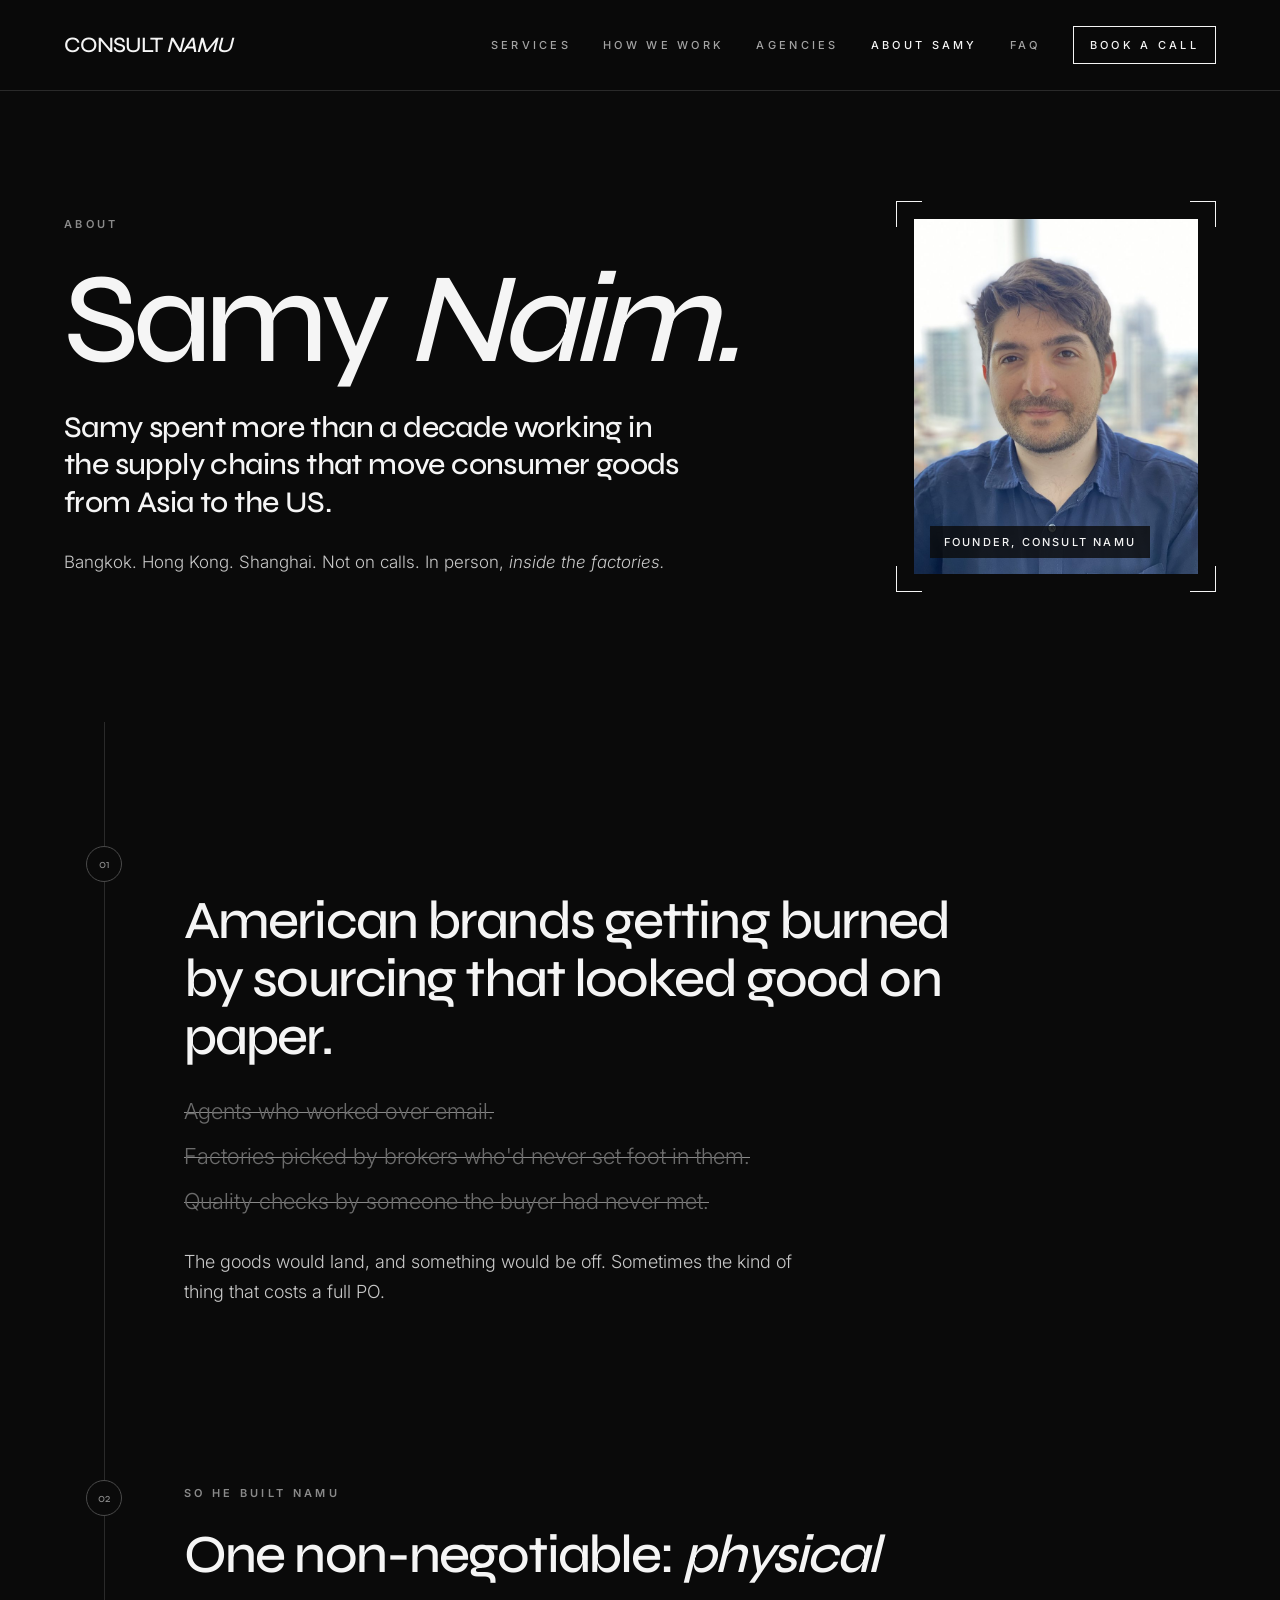
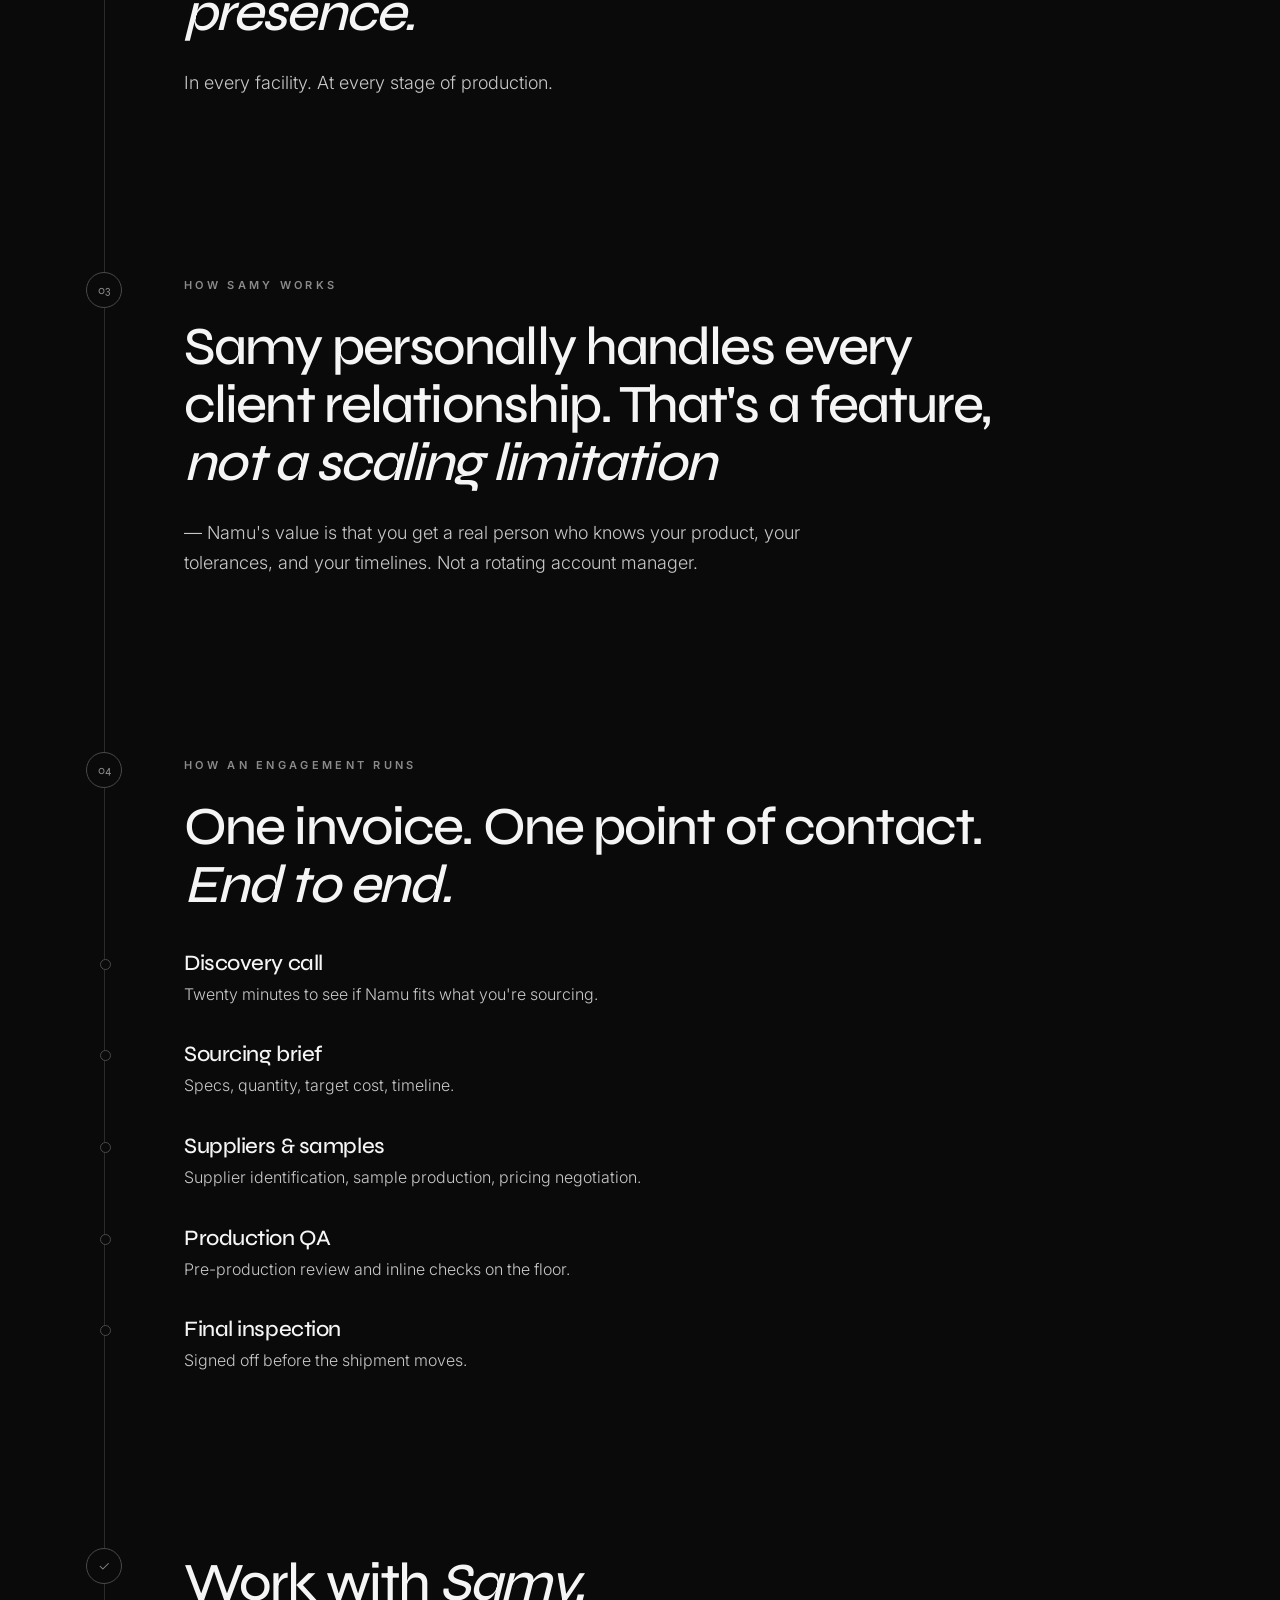
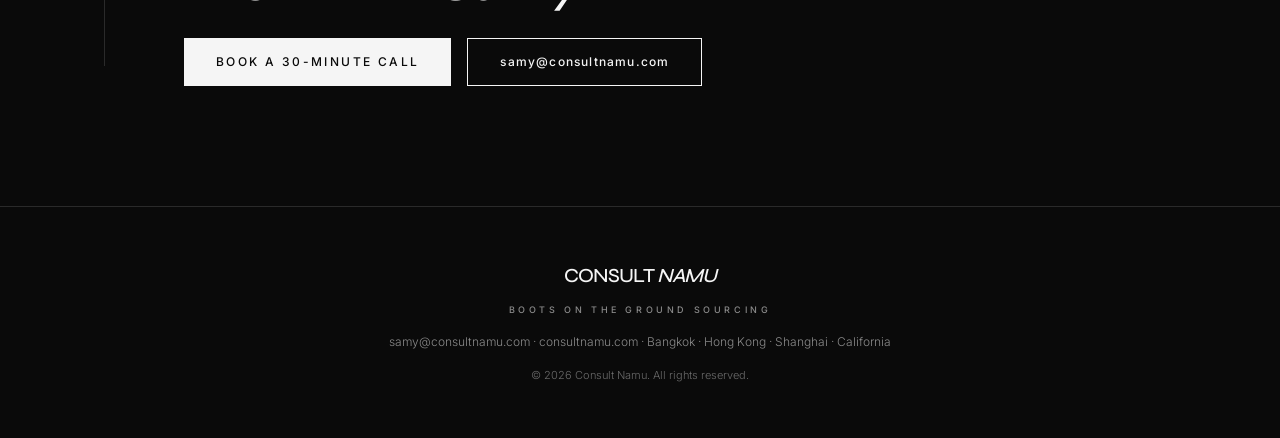
<file: about.html>
<!doctype html>
<html lang="en">
<head>
  <meta charset="utf-8">
  <meta name="viewport" content="width=device-width, initial-scale=1.0">
  <title>About Samy Naim | Consult Namu</title>
  <meta name="description" content="Samy Naim spent more than a decade in the supply chains that move consumer goods from Asia to the US. Meet the founder of Consult Namu.">
  <link rel="canonical" href="https://consultnamu.com/about.html">
  <meta name="robots" content="index, follow">
  <meta name="theme-color" content="#0A0A0A">
  <meta name="author" content="Consult Namu">

  <!-- Icons -->
  <link rel="icon" type="image/png" sizes="512x512" href="assets/favicon.png">
  <link rel="apple-touch-icon" href="assets/favicon.png">

  <!-- Social share preview (Facebook, LinkedIn, LINE, WhatsApp, X) -->
  <meta property="og:site_name" content="Consult Namu">
  <meta property="og:type" content="profile">
  <meta property="og:url" content="https://consultnamu.com/about.html">
  <meta property="og:title" content="About Samy Naim | Consult Namu">
  <meta property="og:description" content="Samy Naim spent more than a decade in the supply chains that move consumer goods from Asia to the US. Meet the founder of Consult Namu.">
  <meta property="og:image" content="https://consultnamu.com/assets/social-cover.png">
  <meta property="og:image:width" content="1200">
  <meta property="og:image:height" content="630">
  <meta property="og:image:alt" content="Consult Namu — boots on the ground sourcing">
  <meta property="og:locale" content="en_US">
  <meta name="twitter:card" content="summary_large_image">
  <meta name="twitter:title" content="About Samy Naim | Consult Namu">
  <meta name="twitter:description" content="Samy Naim spent more than a decade in the supply chains that move consumer goods from Asia to the US. Meet the founder of Consult Namu.">
  <meta name="twitter:image" content="https://consultnamu.com/assets/social-cover.png">

  <!-- Structured data for Google -->
  <script type="application/ld+json">
{
  "@context": "https://schema.org",
  "@graph": [
    {
      "@type": "Person",
      "@id": "https://consultnamu.com/about.html#samy",
      "name": "Samy Naim",
      "jobTitle": "Managing Director",
      "worksFor": {
        "@id": "https://consultnamu.com/#org"
      },
      "image": "https://consultnamu.com/assets/samy.jpeg",
      "email": "samy@consultnamu.com",
      "url": "https://consultnamu.com/about.html"
    },
    {
      "@type": "AboutPage",
      "url": "https://consultnamu.com/about.html",
      "name": "About Samy | Consult Namu",
      "mainEntity": {
        "@id": "https://consultnamu.com/about.html#samy"
      },
      "isPartOf": {
        "@id": "https://consultnamu.com/#site"
      }
    },
    {
      "@type": "BreadcrumbList",
      "itemListElement": [
        {
          "@type": "ListItem",
          "position": 1,
          "name": "Home",
          "item": "https://consultnamu.com/"
        },
        {
          "@type": "ListItem",
          "position": 2,
          "name": "About",
          "item": "https://consultnamu.com/about.html"
        }
      ]
    }
  ]
}
  </script>

  <!-- Brand fonts: Syne + Inter -->
  <link rel="preconnect" href="https://fonts.googleapis.com">
  <link rel="preconnect" href="https://fonts.gstatic.com" crossorigin>
  <link href="https://fonts.googleapis.com/css2?family=Inter:wght@300;400;500;600&family=Syne:wght@400;500;600;700&display=swap" rel="stylesheet">

  <link rel="stylesheet" href="styles.css?v=1073fb0">
  <script>document.documentElement.classList.add("js")</script>
</head>
<body>

<!-- ===================== HEADER ===================== -->
<header class="header">
  <div class="wrap">
    <a href="index.html" class="wordmark">CONSULT <em>NAMU</em></a>
    <button class="nav-toggle" aria-expanded="false" aria-controls="mainNav" aria-label="Open menu"><span></span><span></span></button>
    <nav class="nav" id="mainNav" aria-label="Main">
      <a href="index.html#services">Services</a>
      <a href="how-we-work.html">How we work</a>
      <a href="index.html#agencies">Agencies</a>
      <a href="about.html" aria-current="page">About Samy</a>
      <a href="how-we-work.html#faq">FAQ</a>
      <a href="https://calendly.com/samy-consultnamu/free-consultation" target="_blank" rel="noopener" class="nav-cta">Book a call</a>
    </nav>
  </div>
</header>

<main>

<!-- ===================== WHO ===================== -->
<section class="wrap ab-hero">
  <div class="ab-hero-text">
    <div class="label reveal">About</div>
    <h1 class="ab-name reveal">Samy <em>Naim.</em></h1>
    <p class="ab-lede reveal">Samy spent more than a decade working in the supply chains that move consumer goods from Asia to the US.</p>
    <p class="ab-note reveal">Bangkok. Hong Kong. Shanghai. Not on calls. In person, <em>inside the factories.</em></p>
  </div>
  <figure class="ab-photo reveal">
    <i class="vf tl"></i><i class="vf tr"></i><i class="vf bl"></i><i class="vf br"></i>
    <img src="assets/samy.jpeg" alt="Samy, founder of Consult Namu">
    <figcaption>Founder, Consult Namu</figcaption>
  </figure>
</section>

<!-- ===================== THE STORY =====================
     One line runs down the page like a shipping route.
     Each chapter is a stop on it; the line fills as you scroll. -->
<div class="wrap story" id="story">
  <div class="story-line" aria-hidden="true"></div>

  <!-- 01 -->
  <article class="chapter">
    <span class="stop" aria-hidden="true">01</span>
    <div class="label reveal">What he kept seeing</div>
    <p class="ch-lead reveal">American brands getting burned by sourcing that looked good on paper.</p>
    <ul class="strike-list">
      <li class="reveal"><span>Agents who worked over email.</span></li>
      <li class="reveal"><span>Factories picked by brokers who'd never set foot in them.</span></li>
      <li class="reveal"><span>Quality checks by someone the buyer had never met.</span></li>
    </ul>
    <p class="ch-text reveal">The goods would land, and something would be off. Sometimes the kind of thing that costs a full PO.</p>
  </article>

  <!-- 02 -->
  <article class="chapter">
    <span class="stop" aria-hidden="true">02</span>
    <div class="label reveal">So he built Namu</div>
    <p class="ch-lead reveal">One non-negotiable: <em>physical presence.</em></p>
    <p class="ch-text reveal">In every facility. At every stage of production.</p>
  </article>

  <!-- 03: keep this wording exactly as written -->
  <article class="chapter">
    <span class="stop" aria-hidden="true">03</span>
    <div class="label reveal">How Samy works</div>
    <p class="ch-lead reveal">Samy personally handles every client relationship. That's a feature, <em>not a scaling limitation</em></p>
    <p class="ch-text reveal">— Namu's value is that you get a real person who knows your product, your tolerances, and your timelines. Not a rotating account manager.</p>
  </article>

  <!-- 04 -->
  <article class="chapter">
    <span class="stop" aria-hidden="true">04</span>
    <div class="label reveal">How an engagement runs</div>
    <p class="ch-lead reveal">One invoice. One point of contact. <em>End to end.</em></p>
    <ol class="mini-stops">
      <li class="reveal"><h3>Discovery call</h3><p>Twenty minutes to see if Namu fits what you're sourcing.</p></li>
      <li class="reveal"><h3>Sourcing brief</h3><p>Specs, quantity, target cost, timeline.</p></li>
      <li class="reveal"><h3>Suppliers &amp; samples</h3><p>Supplier identification, sample production, pricing negotiation.</p></li>
      <li class="reveal"><h3>Production QA</h3><p>Pre-production review and inline checks on the floor.</p></li>
      <li class="reveal"><h3>Final inspection</h3><p>Signed off before the shipment moves.</p></li>
    </ol>
  </article>

  <!-- Last stop -->
  <article class="chapter chapter-end" id="contact">
    <span class="stop stop-end" aria-hidden="true">✓</span>
    <p class="ch-lead reveal">Work with <em>Samy.</em></p>
    <div class="buttons reveal">
      <a href="https://calendly.com/samy-consultnamu/free-consultation" target="_blank" rel="noopener" class="btn btn-solid">Book a 30-minute call</a>
      <a href="mailto:samy@consultnamu.com?subject=Website%20inquiry" class="btn btn-outline btn-email">samy@consultnamu.com</a>
    </div>
  </article>
</div>

</main>

<!-- ===================== FOOTER ===================== -->
<footer class="footer">
  <div class="wrap">
    <div class="wordmark">CONSULT <em>NAMU</em></div>
    <div class="tagline">Boots on the ground sourcing</div>
    <div class="info">samy@consultnamu.com · consultnamu.com · Bangkok · Hong Kong · Shanghai · California</div>
    <div class="copy">© 2026 Consult Namu. All rights reserved.</div>
  </div>
</footer>

<script src="interactions.js?v=1073fb0" defer></script>
<script>
(function(){var b=document.querySelector('.nav-toggle'),h=document.querySelector('.header');if(!b)return;
b.addEventListener('click',function(){var o=h.classList.toggle('menu-open');b.setAttribute('aria-expanded',o);b.setAttribute('aria-label',o?'Close menu':'Open menu');document.body.style.overflow=o?'hidden':'';});
document.querySelectorAll('#mainNav a').forEach(function(a){a.addEventListener('click',function(){h.classList.remove('menu-open');document.body.style.overflow='';});});})();
</script>
</body>
</html>
</file>
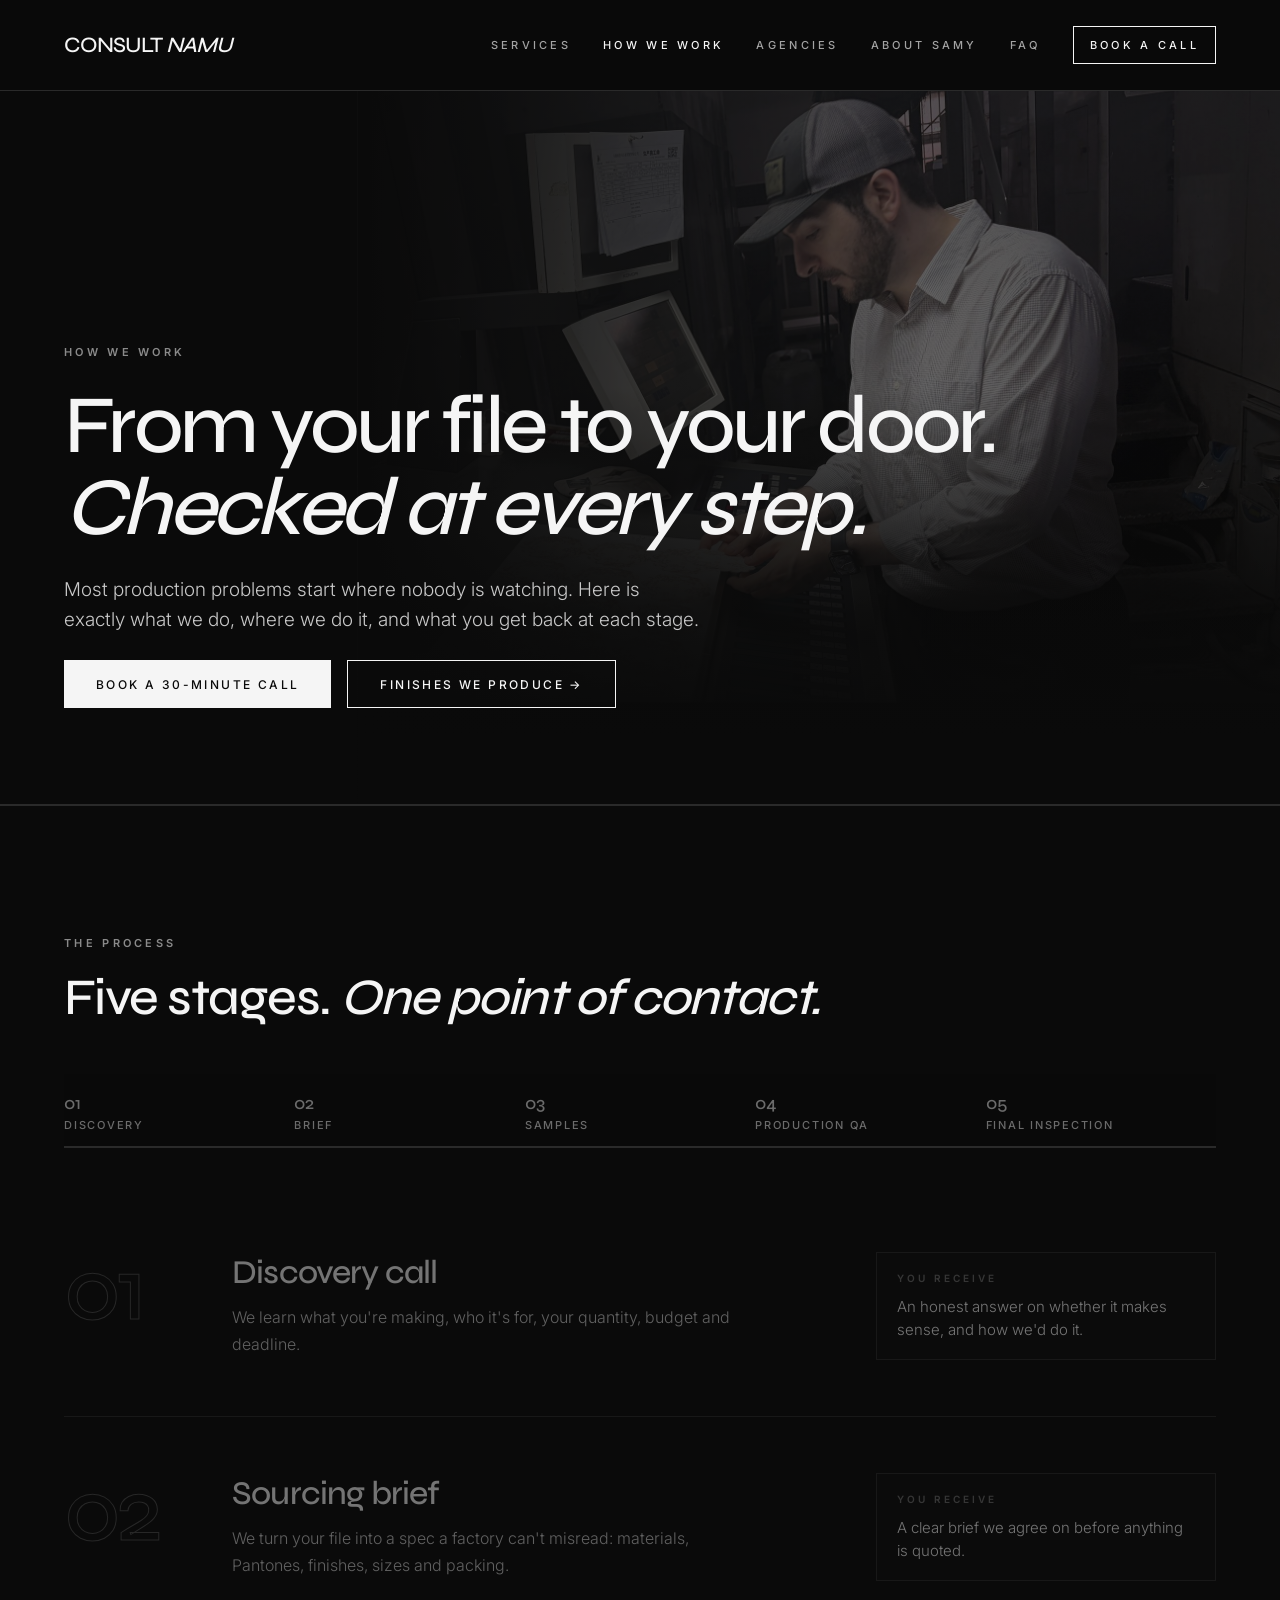
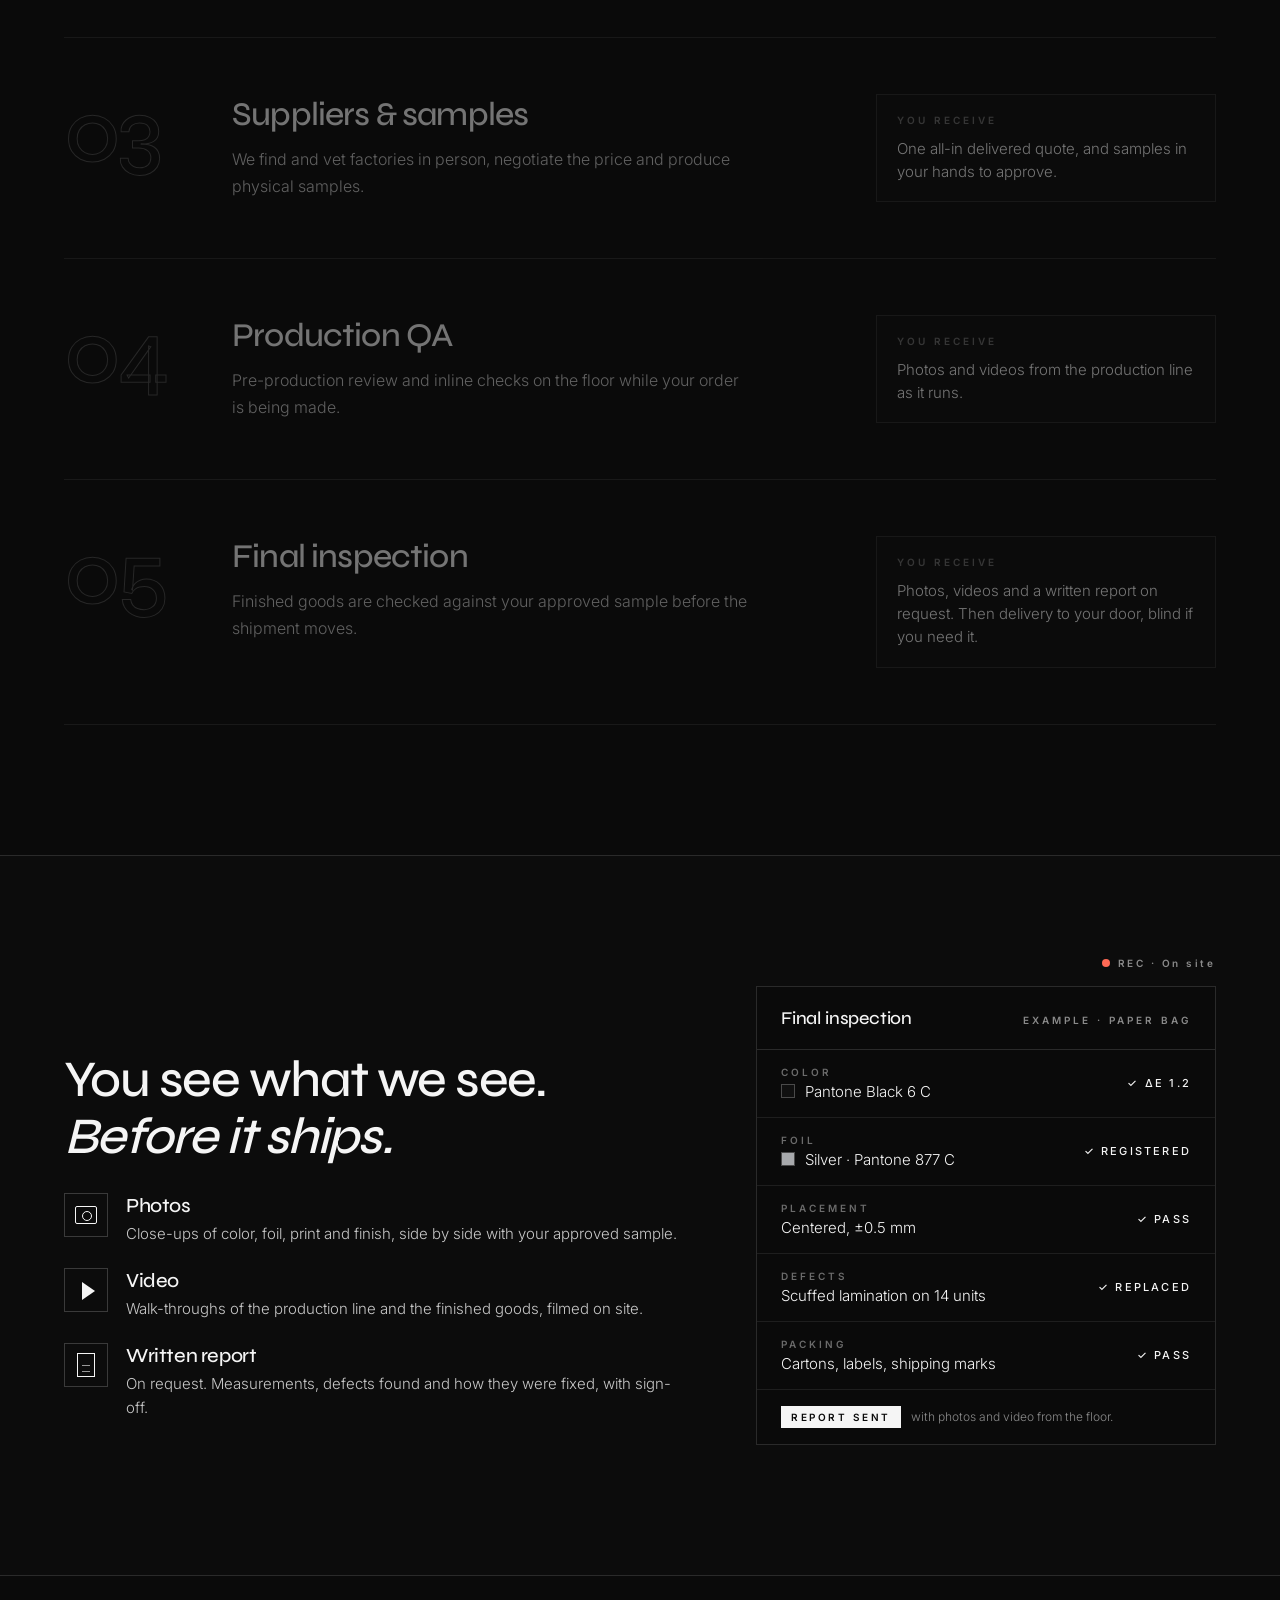
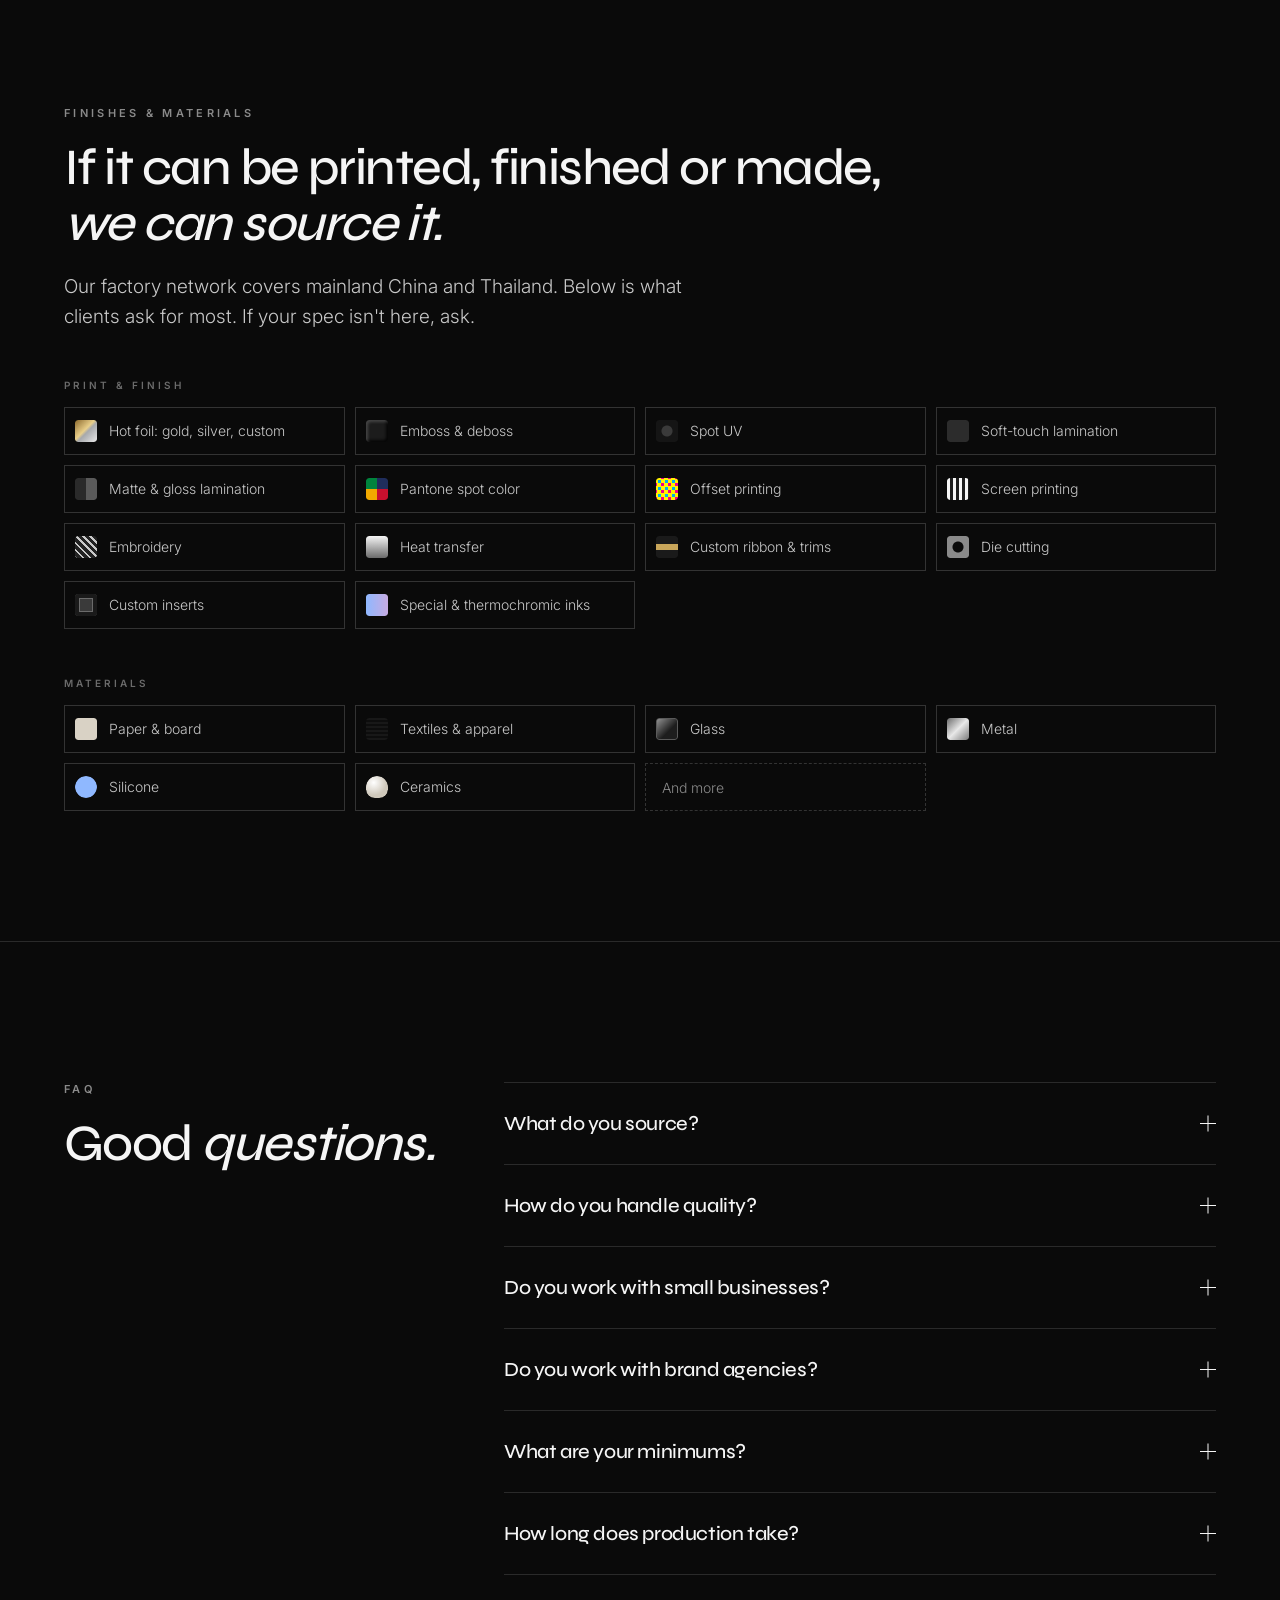
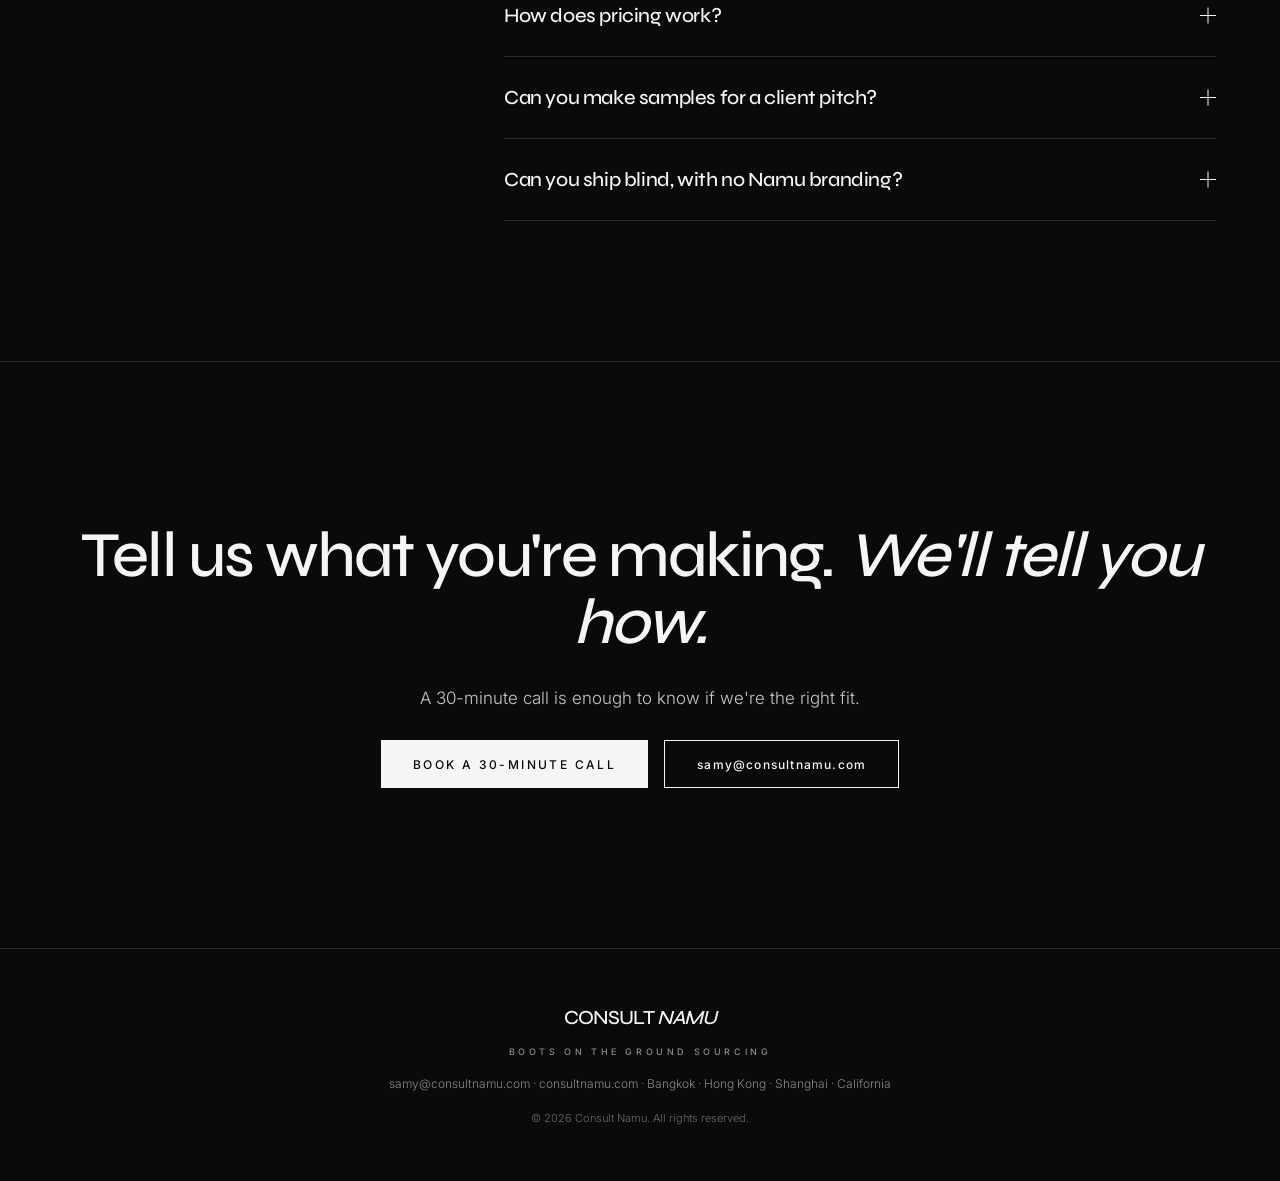
<file: how-we-work.html>
<!doctype html>
<html lang="en">
<head>
  <meta charset="utf-8">
  <meta name="viewport" content="width=device-width, initial-scale=1.0">
  <title>How We Work | Consult Namu</title>
  <meta name="description" content="How Consult Namu sources, samples and inspects branded goods in Asia: the five stages, what you receive from the factory floor, and the finishes we produce.">
  <link rel="canonical" href="https://consultnamu.com/how-we-work.html">
  <meta name="robots" content="index, follow">
  <meta name="theme-color" content="#0A0A0A">
  <meta name="author" content="Consult Namu">

  <!-- Icons -->
  <link rel="icon" type="image/png" sizes="512x512" href="assets/favicon.png">
  <link rel="apple-touch-icon" href="assets/favicon.png">

  <!-- Social share preview (Facebook, LinkedIn, LINE, WhatsApp, X) -->
  <meta property="og:site_name" content="Consult Namu">
  <meta property="og:type" content="website">
  <meta property="og:url" content="https://consultnamu.com/how-we-work.html">
  <meta property="og:title" content="How We Work | Consult Namu">
  <meta property="og:description" content="How Consult Namu sources, samples and inspects branded goods in Asia: the five stages, what you receive from the factory floor, and the finishes we produce.">
  <meta property="og:image" content="https://consultnamu.com/assets/social-cover.png">
  <meta property="og:image:width" content="1200">
  <meta property="og:image:height" content="630">
  <meta property="og:image:alt" content="Consult Namu — boots on the ground sourcing">
  <meta property="og:locale" content="en_US">
  <meta name="twitter:card" content="summary_large_image">
  <meta name="twitter:title" content="How We Work | Consult Namu">
  <meta name="twitter:description" content="How Consult Namu sources, samples and inspects branded goods in Asia: the five stages, what you receive from the factory floor, and the finishes we produce.">
  <meta name="twitter:image" content="https://consultnamu.com/assets/social-cover.png">

  <!-- Structured data for Google -->
  <script type="application/ld+json">
{
  "@context": "https://schema.org",
  "@graph": [
    {
      "@type": "WebPage",
      "url": "https://consultnamu.com/how-we-work.html",
      "name": "How We Work | Consult Namu",
      "isPartOf": {
        "@id": "https://consultnamu.com/#site"
      }
    },
    {
      "@type": "FAQPage",
      "mainEntity": [
        {
          "@type": "Question",
          "name": "What do you source?",
          "acceptedAnswer": {
            "@type": "Answer",
            "text": "Branded and printed goods: apparel, promotional items, custom packaging, and branded hardware. Need something specific? Ask about a sourcing mission."
          }
        },
        {
          "@type": "Question",
          "name": "How do you handle quality?",
          "acceptedAnswer": {
            "@type": "Answer",
            "text": "By being physically present. We audit factories, approve samples, and inspect goods on the floor before they ship. One honest note: samples are often digitally printed, so color won't perfectly match production. That's why we run and approve test pieces with you before the full batch."
          }
        },
        {
          "@type": "Question",
          "name": "Do you work with small businesses?",
          "acceptedAnswer": {
            "@type": "Answer",
            "text": "Yes. Startup, boutique brand, or established company, we tailor the work to your scale."
          }
        },
        {
          "@type": "Question",
          "name": "Do you work with brand agencies?",
          "acceptedAnswer": {
            "@type": "Answer",
            "text": "Yes, it's a big part of what we do. We act as your production partner: you own the design and the client relationship, we make sure what you designed is exactly what arrives."
          }
        },
        {
          "@type": "Question",
          "name": "What are your minimums?",
          "acceptedAnswer": {
            "@type": "Answer",
            "text": "It depends on the item and the factory. Recent runs have ranged from 300 gift boxes to 5,000 paper bags. Tell us your quantity on the call and we'll tell you honestly whether it makes sense."
          }
        },
        {
          "@type": "Question",
          "name": "How long does production take?",
          "acceptedAnswer": {
            "@type": "Answer",
            "text": "For paper goods, about 25 days of production after you approve the sample, then around 30 days by sea to your door. Every quote states the timeline for that specific item."
          }
        },
        {
          "@type": "Question",
          "name": "How does pricing work?",
          "acceptedAnswer": {
            "@type": "Answer",
            "text": "One all-in price per unit, delivered to your door with duties and shipping included, quoted upfront. No add-ons after the deposit. Bulk orders are 50% to start production and 50% before shipping. Samples are paid 100% upfront."
          }
        },
        {
          "@type": "Question",
          "name": "Can you make samples for a client pitch?",
          "acceptedAnswer": {
            "@type": "Answer",
            "text": "Yes. We produce physical samples before any bulk run. If the order goes ahead, the cost of the samples is credited against it. Our service fee is not."
          }
        },
        {
          "@type": "Question",
          "name": "Can you ship blind, with no Namu branding?",
          "acceptedAnswer": {
            "@type": "Answer",
            "text": "Yes. We ship blind, so the goods and paperwork reach your client with no mention of Namu. As far as they know, it all came from you."
          }
        }
      ]
    },
    {
      "@type": "BreadcrumbList",
      "itemListElement": [
        {
          "@type": "ListItem",
          "position": 1,
          "name": "Home",
          "item": "https://consultnamu.com/"
        },
        {
          "@type": "ListItem",
          "position": 2,
          "name": "How we work",
          "item": "https://consultnamu.com/how-we-work.html"
        }
      ]
    }
  ]
}
  </script>

  <!-- Brand fonts: Syne + Inter -->
  <link rel="preconnect" href="https://fonts.googleapis.com">
  <link rel="preconnect" href="https://fonts.gstatic.com" crossorigin>
  <link href="https://fonts.googleapis.com/css2?family=Inter:wght@300;400;500;600&family=Syne:wght@400;500;600;700&display=swap" rel="stylesheet">

  <link rel="stylesheet" href="styles.css?v=1073fb0">
  <script>document.documentElement.classList.add("js")</script>
</head>
<body>

<!-- ===================== HEADER ===================== -->
<header class="header">
  <div class="wrap">
    <a href="index.html" class="wordmark">CONSULT <em>NAMU</em></a>
    <button class="nav-toggle" aria-expanded="false" aria-controls="mainNav" aria-label="Open menu"><span></span><span></span></button>
    <nav class="nav" id="mainNav" aria-label="Main">
      <a href="index.html#services">Services</a>
      <a href="how-we-work.html" aria-current="page">How we work</a>
      <a href="index.html#agencies">Agencies</a>
      <a href="about.html">About Samy</a>
      <a href="how-we-work.html#faq">FAQ</a>
      <a href="https://calendly.com/samy-consultnamu/free-consultation" target="_blank" rel="noopener" class="nav-cta">Book a call</a>
    </nav>
  </div>
</header>

<main>

<!-- ===================== HERO ===================== -->
<!-- Background photo: replace assets/how-hero.jpg with the client's own factory photo
     (landscape, about 1920 × 1080). No code changes needed. -->
<section class="hw-hero-wrap">
  <div class="hw-hero-bg" aria-hidden="true"></div>
  <div class="wrap hw-hero">
  <div class="label reveal">How we work</div>
  <h1 class="hw-title reveal">From your file to your door. <em>Checked at every step.</em></h1>
  <p class="hw-lede reveal">Most production problems start where nobody is watching. Here is exactly what we do, where we do it, and what you get back at each stage.</p>
  <div class="buttons reveal">
    <a href="https://calendly.com/samy-consultnamu/free-consultation" target="_blank" rel="noopener" class="btn btn-solid">Book a 30-minute call</a>
    <a href="#finishes" class="btn btn-outline">Finishes we produce →</a>
  </div>
  </div>
</section>

<!-- ===================== 1. THE PROCESS =====================
     The bar at the top stays on screen and fills as you scroll through the five stages.
     Each stage shows what you do get back ("You receive"). -->
<section class="section" id="process">
  <div class="wrap hw-block">
    <div class="hw-head">
      <div class="label reveal">The process</div>
      <h2 class="h2 reveal">Five stages. <em>One point of contact.</em></h2>
    </div>

    <ol class="hw-track" id="hwTrack" aria-label="Stages">
      <li><a href="#stage-1"><b>01</b>Discovery</a></li>
      <li><a href="#stage-2"><b>02</b>Brief</a></li>
      <li><a href="#stage-3"><b>03</b>Samples</a></li>
      <li><a href="#stage-4"><b>04</b>Production QA</a></li>
      <li><a href="#stage-5"><b>05</b>Final inspection</a></li>
    </ol>

    <ol class="hw-steps">
      <li class="hw-step" id="stage-1"><span class="hw-n">01</span><div class="hw-step-body"><h3>Discovery call</h3><p>We learn what you're making, who it's for, your quantity, budget and deadline.</p></div><p class="hw-get"><span>You receive</span>An honest answer on whether it makes sense, and how we'd do it.</p></li>
      <li class="hw-step" id="stage-2"><span class="hw-n">02</span><div class="hw-step-body"><h3>Sourcing brief</h3><p>We turn your file into a spec a factory can't misread: materials, Pantones, finishes, sizes and packing.</p></div><p class="hw-get"><span>You receive</span>A clear brief we agree on before anything is quoted.</p></li>
      <li class="hw-step" id="stage-3"><span class="hw-n">03</span><div class="hw-step-body"><h3>Suppliers &amp; samples</h3><p>We find and vet factories in person, negotiate the price and produce physical samples.</p></div><p class="hw-get"><span>You receive</span>One all-in delivered quote, and samples in your hands to approve.</p></li>
      <li class="hw-step" id="stage-4"><span class="hw-n">04</span><div class="hw-step-body"><h3>Production QA</h3><p>Pre-production review and inline checks on the floor while your order is being made.</p></div><p class="hw-get"><span>You receive</span>Photos and videos from the production line as it runs.</p></li>
      <li class="hw-step" id="stage-5"><span class="hw-n">05</span><div class="hw-step-body"><h3>Final inspection</h3><p>Finished goods are checked against your approved sample before the shipment moves.</p></div><p class="hw-get"><span>You receive</span>Photos, videos and a written report on request. Then delivery to your door, blind if you need it.</p></li>
    </ol>
  </div>
</section>

<!-- ===================== 2. FROM THE FLOOR ===================== -->
<section class="section hw-floor" id="reports">
  <div class="wrap hw-block hw-split">
    <div class="hw-split-text">
      <div class="label reveal">What you see from the floor</div>
      <h2 class="h2 reveal">You see what we see. <em>Before it ships.</em></h2>
      <ul class="hw-receive">
        <li class="reveal"><span class="rec-ico rec-photo" aria-hidden="true"></span><div><h3>Photos</h3><p>Close-ups of color, foil, print and finish, side by side with your approved sample.</p></div></li>
        <li class="reveal"><span class="rec-ico rec-video" aria-hidden="true"></span><div><h3>Video</h3><p>Walk-throughs of the production line and the finished goods, filmed on site.</p></div></li>
        <li class="reveal"><span class="rec-ico rec-report" aria-hidden="true"></span><div><h3>Written report</h3><p>On request. Measurements, defects found and how they were fixed, with sign-off.</p></div></li>
      </ul>
    </div>
    <!-- Example report (illustrative values). Rows tick off one by one when it scrolls into view. -->
    <figure class="spec hw-report reveal" data-tick>
      <div class="hw-rec" aria-hidden="true"><i></i>REC · On site</div>
      <div class="spec-head">
        <div class="spec-title">Final inspection</div>
        <div class="spec-tag">Example · Paper bag</div>
      </div>
      <div class="spec-row"><div><span class="spec-k">Color</span><span class="spec-v"><i class="chip" style="background:#101010"></i>Pantone Black 6 C</span></div><span class="spec-ok" data-ok="✓ ΔE 1.2">Checking</span></div>
      <div class="spec-row"><div><span class="spec-k">Foil</span><span class="spec-v"><i class="chip" style="background:#A7A9AC"></i>Silver · Pantone 877 C</span></div><span class="spec-ok" data-ok="✓ Registered">Checking</span></div>
      <div class="spec-row"><div><span class="spec-k">Placement</span><span class="spec-v">Centered, ±0.5 mm</span></div><span class="spec-ok" data-ok="✓ Pass">Checking</span></div>
      <div class="spec-row"><div><span class="spec-k">Defects</span><span class="spec-v">Scuffed lamination on 14 units</span></div><span class="spec-ok" data-ok="✓ Replaced">Checking</span></div>
      <div class="spec-row"><div><span class="spec-k">Packing</span><span class="spec-v">Cartons, labels, shipping marks</span></div><span class="spec-ok" data-ok="✓ Pass">Checking</span></div>
      <figcaption><span class="spec-stamp">Report sent</span> with photos and video from the floor.</figcaption>
    </figure>
  </div>
</section>

<!-- ===================== 3. FINISHES ===================== -->
<!-- Each tag has a small swatch of the finish. Point at one (or tap it) to see it move. -->
<section class="section" id="finishes">
  <div class="wrap hw-block">
    <div class="hw-head">
      <div class="label reveal">Finishes &amp; materials</div>
      <h2 class="h2 reveal">If it can be printed, finished or made, <em>we can source it.</em></h2>
      <p class="hw-lede reveal">Our factory network covers mainland China and Thailand. Below is what clients ask for most. If your spec isn't here, ask.</p>
    </div>
    <div class="hw-chips-block">
      <div class="spec-k reveal">Print &amp; finish</div>
      <ul class="hw-chips reveal">
        <li class="chip-fx" data-fx="foil"><i></i><span>Hot foil: gold, silver, custom</span></li>
        <li class="chip-fx" data-fx="emboss"><i></i><span>Emboss &amp; deboss</span></li>
        <li class="chip-fx" data-fx="uv"><i></i><span>Spot UV</span></li>
        <li class="chip-fx" data-fx="soft"><i></i><span>Soft-touch lamination</span></li>
        <li class="chip-fx" data-fx="lam"><i></i><span>Matte &amp; gloss lamination</span></li>
        <li class="chip-fx" data-fx="pantone"><i></i><span>Pantone spot color</span></li>
        <li class="chip-fx" data-fx="offset"><i></i><span>Offset printing</span></li>
        <li class="chip-fx" data-fx="screen"><i></i><span>Screen printing</span></li>
        <li class="chip-fx" data-fx="stitch"><i></i><span>Embroidery</span></li>
        <li class="chip-fx" data-fx="heat"><i></i><span>Heat transfer</span></li>
        <li class="chip-fx" data-fx="ribbon"><i></i><span>Custom ribbon &amp; trims</span></li>
        <li class="chip-fx" data-fx="die"><i></i><span>Die cutting</span></li>
        <li class="chip-fx" data-fx="insert"><i></i><span>Custom inserts</span></li>
        <li class="chip-fx" data-fx="thermo"><i></i><span>Special &amp; thermochromic inks</span></li>
      </ul>
    </div>
    <div class="hw-chips-block">
      <div class="spec-k reveal">Materials</div>
      <ul class="hw-chips reveal">
        <li class="chip-fx" data-fx="paper"><i></i><span>Paper &amp; board</span></li>
        <li class="chip-fx" data-fx="textile"><i></i><span>Textiles &amp; apparel</span></li>
        <li class="chip-fx" data-fx="glass"><i></i><span>Glass</span></li>
        <li class="chip-fx" data-fx="metal"><i></i><span>Metal</span></li>
        <li class="chip-fx" data-fx="silicone"><i></i><span>Silicone</span></li>
        <li class="chip-fx" data-fx="ceramic"><i></i><span>Ceramics</span></li>
        <li class="hw-more">And more</li>
      </ul>
    </div>
  </div>
</section>

<!-- ===================== 4. FAQ (click a question to open it) ===================== -->
<section id="faq" class="section">
  <div class="wrap faq">
    <div class="faq-head">
      <div class="label reveal">FAQ</div>
      <h2 class="h2 reveal">Good <em>questions.</em></h2>
    </div>
    <div class="faq-list acc">
      <div class="faq-item reveal">
        <button class="row-btn" aria-expanded="false"><h3>What do you source?</h3><i class="plus"></i></button>
        <div class="row-body"><p>Branded and printed goods: apparel, promotional items, custom packaging, and branded hardware. Need something specific? Ask about a sourcing mission.</p></div>
      </div>
      <div class="faq-item reveal">
        <button class="row-btn" aria-expanded="false"><h3>How do you handle quality?</h3><i class="plus"></i></button>
        <div class="row-body"><p>By being physically present. We audit factories, approve samples, and inspect goods on the floor before they ship. One honest note: samples are often digitally printed, so color won't perfectly match production. That's why we run and approve test pieces with you before the full batch.</p></div>
      </div>
      <div class="faq-item reveal">
        <button class="row-btn" aria-expanded="false"><h3>Do you work with small businesses?</h3><i class="plus"></i></button>
        <div class="row-body"><p>Yes. Startup, boutique brand, or established company, we tailor the work to your scale.</p></div>
      </div>
      <div class="faq-item reveal">
        <button class="row-btn" aria-expanded="false"><h3>Do you work with brand agencies?</h3><i class="plus"></i></button>
        <div class="row-body"><p>Yes, it's a big part of what we do. We act as your production partner: you own the design and the client relationship, we make sure what you designed is exactly what arrives.</p></div>
      </div>
      <div class="faq-item reveal">
        <button class="row-btn" aria-expanded="false"><h3>What are your minimums?</h3><i class="plus"></i></button>
        <div class="row-body"><p>It depends on the item and the factory. Recent runs have ranged from 300 gift boxes to 5,000 paper bags. Tell us your quantity on the call and we'll tell you honestly whether it makes sense.</p></div>
      </div>
      <div class="faq-item reveal">
        <button class="row-btn" aria-expanded="false"><h3>How long does production take?</h3><i class="plus"></i></button>
        <div class="row-body"><p>For paper goods, about 25 days of production after you approve the sample, then around 30 days by sea to your door. Every quote states the timeline for that specific item.</p></div>
      </div>
      <div class="faq-item reveal">
        <button class="row-btn" aria-expanded="false"><h3>How does pricing work?</h3><i class="plus"></i></button>
        <div class="row-body"><p>One all-in price per unit, delivered to your door with duties and shipping included, quoted upfront. No add-ons after the deposit. Bulk orders are 50% to start production and 50% before shipping. Samples are paid 100% upfront.</p></div>
      </div>
      <div class="faq-item reveal">
        <button class="row-btn" aria-expanded="false"><h3>Can you make samples for a client pitch?</h3><i class="plus"></i></button>
        <div class="row-body"><p>Yes. We produce physical samples before any bulk run. If the order goes ahead, the cost of the samples is credited against it. Our service fee is not.</p></div>
      </div>
      <div class="faq-item reveal">
        <button class="row-btn" aria-expanded="false"><h3>Can you ship blind, with no Namu branding?</h3><i class="plus"></i></button>
        <div class="row-body"><p>Yes. We ship blind, so the goods and paperwork reach your client with no mention of Namu. As far as they know, it all came from you.</p></div>
      </div>
    </div>
  </div>
</section>

<!-- ===================== CONTACT ===================== -->
<section id="contact" class="section">
  <div class="wrap contact">
    <h2 class="reveal">Tell us what you're making. <em>We'll tell you how.</em></h2>
    <p class="reveal">A 30-minute call is enough to know if we're the right fit.</p>
    <div class="buttons reveal">
      <a href="https://calendly.com/samy-consultnamu/free-consultation" target="_blank" rel="noopener" class="btn btn-solid">Book a 30-minute call</a>
      <a href="mailto:samy@consultnamu.com?subject=Website%20inquiry" class="btn btn-outline btn-email">samy@consultnamu.com</a>
    </div>
  </div>
</section>

</main>

<!-- ===================== FOOTER ===================== -->
<footer class="footer">
  <div class="wrap">
    <div class="wordmark">CONSULT <em>NAMU</em></div>
    <div class="tagline">Boots on the ground sourcing</div>
    <div class="info">samy@consultnamu.com · consultnamu.com · Bangkok · Hong Kong · Shanghai · California</div>
    <div class="copy">© 2026 Consult Namu. All rights reserved.</div>
  </div>
</footer>

<script src="interactions.js?v=1073fb0" defer></script>
<script>
(function(){var b=document.querySelector('.nav-toggle'),h=document.querySelector('.header');if(!b)return;
b.addEventListener('click',function(){var o=h.classList.toggle('menu-open');b.setAttribute('aria-expanded',o);b.setAttribute('aria-label',o?'Close menu':'Open menu');document.body.style.overflow=o?'hidden':'';});
document.querySelectorAll('#mainNav a').forEach(function(a){a.addEventListener('click',function(){h.classList.remove('menu-open');document.body.style.overflow='';});});})();
</script>
</body>
</html>
</file>
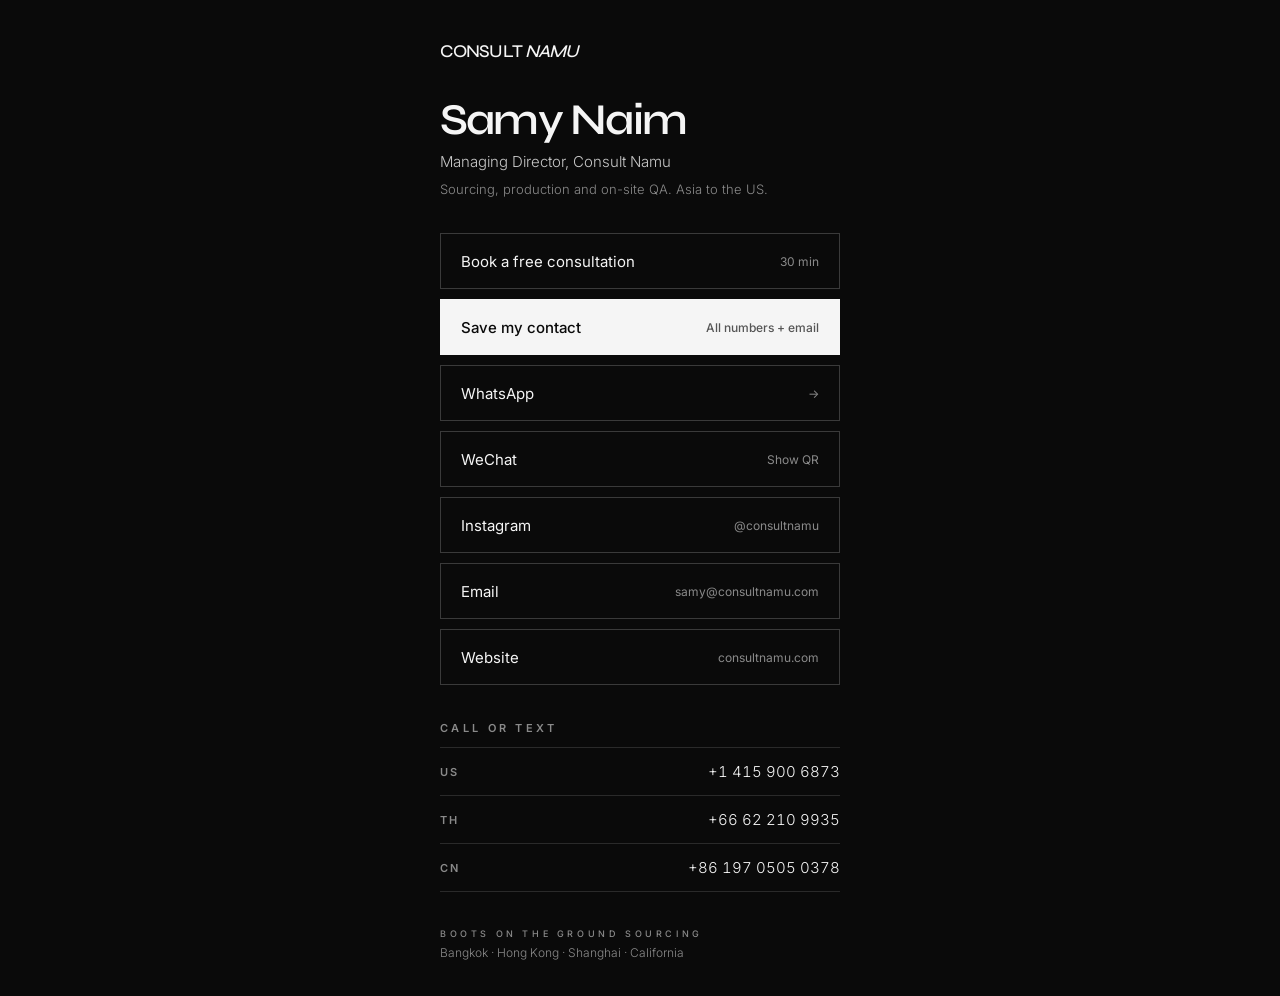
<file: samy.html>
<!doctype html>
<html lang="en">
<head>
<meta charset="utf-8">
<meta name="viewport" content="width=device-width, initial-scale=1, viewport-fit=cover">
<title>Samy Naim | Consult NAMU</title>
<link rel="icon" type="image/png" href="assets/favicon.png">
<meta name="description" content="Contact Samy Naim, Managing Director at Consult Namu.">
<meta name="robots" content="noindex">
<link rel="preconnect" href="https://fonts.googleapis.com">
<link rel="preconnect" href="https://fonts.gstatic.com" crossorigin>
<link rel="stylesheet" href="https://fonts.googleapis.com/css2?family=Inter:wght@300;400;500;600&family=Syne:wght@500;600&display=swap">
<style>
:root {
  --bg: #0A0A0A; --fg: #F5F5F5; --body: #C8C8C8; --muted: #8A8A8A; --line: #2A2A2A;
  color-scheme: dark;
}
* { box-sizing: border-box; }
html { background: var(--bg); }
body { margin: 0; background: var(--bg); color: var(--fg); font-family: 'Inter', 'Helvetica Neue', Arial, sans-serif; font-weight: 300; -webkit-font-smoothing: antialiased; }
.page {
  max-width: 440px; margin: 0 auto; min-height: 100vh;
  padding-block: 40px 36px;
  padding-left: max(20px, env(safe-area-inset-left, 0px));
  padding-right: max(20px, env(safe-area-inset-right, 0px));
  display: flex; flex-direction: column; gap: 36px;
}
.wordmark { font-family: 'Syne', sans-serif; font-weight: 500; font-size: 18px; letter-spacing: -0.05em; color: var(--fg); text-decoration: none; }
.who { display: flex; flex-direction: column; gap: 10px; }
.who h1 { margin: 0; font-family: 'Syne', sans-serif; font-weight: 600; font-size: 44px; letter-spacing: -0.04em; line-height: 1; }
.role { font-size: 15px; color: var(--body); }
.line { font-size: 13px; color: var(--muted); }
.links { display: flex; flex-direction: column; gap: 10px; }
.btn, .links summary {
  display: flex; align-items: center; justify-content: space-between; gap: 12px;
  min-height: 56px; padding: 0 20px;
  border: 1px solid #3A3A3A; color: var(--fg); text-decoration: none;
  font-size: 15px; font-weight: 400; cursor: pointer; list-style: none;
  transition: border-color .2s, background .2s;
}
.links summary::-webkit-details-marker { display: none; }
.btn:hover, .links summary:hover { border-color: var(--fg); }
.btn:focus-visible, .links summary:focus-visible { outline: 2px solid var(--fg); outline-offset: 2px; }
.btn .hint, .links summary .hint { font-size: 12px; color: var(--muted); }
.btn.primary { background: var(--fg); color: var(--bg); border-color: var(--fg); font-weight: 500; }
.btn.primary .hint { color: #555555; }
.btn.primary:hover { background: #FFFFFF; }
details[open] summary { border-color: var(--fg); }
.wechat-panel { border: 1px solid var(--fg); border-top: 0; padding: 20px; display: flex; flex-direction: column; align-items: center; gap: 12px; text-align: center; }
.wechat-panel img, .wechat-placeholder { width: 200px; height: 200px; max-width: 100%; background: #FFFFFF; }
.wechat-placeholder { display: flex; align-items: center; justify-content: center; padding: 16px; color: #555555; font-size: 12px; line-height: 1.5; }
.wechat-panel p { margin: 0; font-size: 13px; color: var(--body); }
.numbers { display: flex; flex-direction: column; border-top: 1px solid var(--line); }
.numbers a { display: flex; justify-content: space-between; gap: 12px; padding: 14px 0; border-bottom: 1px solid var(--line); color: var(--fg); text-decoration: none; font-size: 15px; font-variant-numeric: tabular-nums; }
.numbers a span:first-child { font-size: 11px; font-weight: 600; letter-spacing: 0.2em; color: var(--muted); padding-top: 3px; }
.label { font-size: 11px; font-weight: 600; letter-spacing: 0.3em; text-transform: uppercase; color: var(--muted); }
.foot { margin-top: auto; display: flex; flex-direction: column; gap: 6px; font-size: 12px; color: var(--muted); }
.foot .tag { font-size: 9px; font-weight: 500; letter-spacing: 0.4em; text-transform: uppercase; }
</style>
</head>
<body>
<main class="page">
  <a class="wordmark" href="https://consultnamu.com">CONSULT <em>NAMU</em></a>

  <section class="who">
    <h1>Samy Naim</h1>
    <div class="role">Managing Director, Consult Namu</div>
    <div class="line">Sourcing, production and on-site QA. Asia to the US.</div>
  </section>

  <nav class="links" aria-label="Contact Samy">
    <a class="btn" href="https://calendly.com/samy-consultnamu/free-consultation" target="_blank" rel="noopener">Book a free consultation <span class="hint">30 min</span></a>
    <!-- Downloads samy.vcf: all three numbers, email and website in one tap -->
    <a class="btn primary" href="samy.vcf" download="Samy Naim - Consult Namu.vcf">Save my contact <span class="hint">All numbers + email</span></a>
    <a class="btn" href="https://wa.me/14159006873">WhatsApp <span class="hint" aria-hidden="true">→</span></a>
    <details>
      <summary>WeChat <span class="hint">Show QR</span></summary>
      <div class="wechat-panel">
        <img src="assets/wechat-qr.png" alt="Samy's WeChat QR code" width="200" height="200">
        <p>Open WeChat → Scan to add Samy</p>
      </div>
    </details>
    <a class="btn" href="https://instagram.com/consultnamu">Instagram <span class="hint">@consultnamu</span></a>
    <a class="btn" href="mailto:samy@consultnamu.com?subject=Hello%20from%20your%20card">Email <span class="hint">samy@consultnamu.com</span></a>
    <a class="btn" href="https://consultnamu.com">Website <span class="hint">consultnamu.com</span></a>
  </nav>

  <section aria-label="Phone numbers">
    <div class="label" style="margin-bottom: 12px">Call or text</div>
    <div class="numbers">
      <a href="tel:+14159006873"><span>US</span><span>+1 415 900 6873</span></a>
      <a href="tel:+66622109935"><span>TH</span><span>+66 62 210 9935</span></a>
      <a href="tel:+8619705050378"><span>CN</span><span>+86 197 0505 0378</span></a>
    </div>
  </section>

  <footer class="foot">
    <span class="tag">Boots on the ground sourcing</span>
    <span>Bangkok · Hong Kong · Shanghai · California</span>
  </footer>
</main>

</body>
</html>
</file>
<file: styles.css>
/* =========================================================
   CONSULT NAMU — shared styles for index.html and about.html
   Colors and fonts are the brand. Please don't change them.
   ========================================================= */

/* ---------- Brand colors ---------- */
:root {
  --black: #0A0A0A;      /* page background */
  --white: #F5F5F5;      /* headings, buttons */
  --body: #C8C8C8;       /* paragraph text */
  --muted: #8A8A8A;      /* small labels */
  --faint: #6B6B6B;      /* numbers, placeholders */
  --line: #2A2A2A;       /* thin divider lines */
  --max: 1200px;         /* content width */
}

/* ---------- Base ---------- */
* { box-sizing: border-box; }
html { scroll-behavior: smooth; }
body { margin: 0; background: var(--black); color: var(--white); font-family: 'Inter', sans-serif; font-weight: 300; -webkit-font-smoothing: antialiased; }
a { color: var(--white); }
img { max-width: 100%; display: block; }
h1, h2, h3 { margin: 0; font-family: 'Syne', sans-serif; font-weight: 500; }
p { margin: 0; }

.wrap { max-width: var(--max); margin: 0 auto; padding-left: 24px; padding-right: 24px; }
.section { border-top: 1px solid var(--line); }
section[id] { scroll-margin-top: 90px; }

.label { font-size: 11px; font-weight: 600; letter-spacing: 0.3em; text-transform: uppercase; color: var(--muted); }
.h2 { font-size: clamp(32px, 4vw, 52px); line-height: 1.1; letter-spacing: -0.03em; }
.h2-sm { font-size: clamp(28px, 3vw, 40px); line-height: 1.1; letter-spacing: -0.03em; }
.text { font-size: 17px; line-height: 1.7; color: var(--body); }

/* Fade-in on scroll (only when JavaScript runs) */
.js .reveal { opacity: 0; transform: translateY(24px); transition: opacity .8s ease, transform .8s cubic-bezier(.2,.7,.2,1); }
.js .reveal.in { opacity: 1; transform: none; }

/* ---------- Wordmark: CONSULT NAMU (NAMU in italics) ---------- */
.wordmark { font-family: 'Syne', sans-serif; font-weight: 500; font-size: 22px; letter-spacing: -0.05em; text-decoration: none; color: var(--white); }

/* ---------- Header (stays on top, hides while scrolling down) ---------- */
.header { position: sticky; top: 0; z-index: 50; border-bottom: 1px solid var(--line); background: rgba(10,10,10,.82); -webkit-backdrop-filter: blur(12px); backdrop-filter: blur(12px); transition: transform .35s ease; }
.header.hide { transform: translateY(-100%); }
.header .wrap { padding-top: 26px; padding-bottom: 26px; display: flex; flex-wrap: wrap; align-items: center; justify-content: space-between; gap: 20px; }
.nav { display: flex; flex-wrap: wrap; gap: 32px; }
.nav a { font-size: 11px; font-weight: 500; letter-spacing: 0.3em; text-transform: uppercase; text-decoration: none; color: #A3A3A3; }
.nav a:hover, .nav a[aria-current="page"] { color: var(--white); }

/* ---------- Buttons ---------- */
.buttons { display: flex; flex-wrap: wrap; gap: 16px; }
.btn { display: inline-flex; align-items: center; justify-content: center; min-height: 48px; padding: 0 32px; font-size: 12px; font-weight: 500; letter-spacing: 0.2em; text-transform: uppercase; text-decoration: none; transition: opacity .2s, background .2s, color .2s; }
.btn:hover { opacity: .85; }
.btn-solid { background: var(--white); color: var(--black); }
.btn-outline { border: 1px solid var(--white); color: var(--white); }
.btn-email { letter-spacing: 0.1em; text-transform: none; }

/* =========================================================
   HOMEPAGE
   ========================================================= */

/* ---------- 1. Hero + 3D globe (globe.js) ---------- */
.hero { position: relative; overflow: hidden; min-height: calc(100svh - 82px); display: flex; }
.hero-inner { position: relative; z-index: 1; width: 100%; display: flex; flex-direction: column; justify-content: center; padding-top: 80px; padding-bottom: 48px; pointer-events: none; }
.hero-inner a { pointer-events: auto; }
.hero-text { max-width: 560px; display: flex; flex-direction: column; gap: 28px; margin: auto 0; }
.hero h1 { font-size: clamp(52px, 7vw, 100px); line-height: .98; letter-spacing: -0.045em; }
.hero p { font-size: 18px; line-height: 1.6; color: var(--body); max-width: 460px; }
.route { margin-top: 48px; font-size: 11px; font-weight: 500; letter-spacing: .25em; text-transform: uppercase; color: var(--muted); }
.route span { color: var(--faint); padding: 0 6px; }
.route b { font-weight: inherit; white-space: nowrap; }

.globe { position: absolute; top: 50%; right: -6vw; width: min(64vw, 900px); aspect-ratio: 1; transform: translateY(-50%); cursor: grab; opacity: 0; transition: opacity 1.4s ease .2s; }
.globe.ready { opacity: 1; }
.globe.grabbing { cursor: grabbing; }
.globe canvas { width: 100% !important; height: 100% !important; display: block; }
.globe-labels { position: absolute; inset: 0; pointer-events: none; }
.globe-labels span.at-l { padding: 0 12px 0 0; }
.globe-labels span.at-t, .globe-labels span.at-b { padding: 0; }
.globe-labels span { position: absolute; left: 0; top: 0; padding: 0 0 0 12px; margin-top: -6px; font-size: 10px; font-weight: 500; letter-spacing: .22em; text-transform: uppercase; color: var(--white); white-space: nowrap; transition: opacity .4s; }

.hero .label { color: var(--muted); }
.hero-founder { display: flex; align-items: center; gap: 14px; max-width: 470px; text-decoration: none; color: var(--body); font-size: 14px; line-height: 1.5; pointer-events: auto; }
.hero-founder img { width: 40px; height: 40px; flex: 0 0 40px; border-radius: 50%; object-fit: cover; border: 1px solid var(--line); }
.hero-founder b { color: var(--white); font-weight: 500; }
.hero-founder:hover b { text-decoration: underline; text-underline-offset: 3px; }
.engage-more { align-self: flex-start; padding-bottom: 4px; border-bottom: 1px solid var(--white); font-size: 12px; font-weight: 500; letter-spacing: .2em; text-transform: uppercase; text-decoration: none; }
.engage-more:hover { opacity: .8; }

/* ---------- 2. How we work + drag to compare ---------- */
.how { padding-top: 140px; padding-bottom: 160px; display: flex; flex-wrap: wrap; gap: 72px; align-items: center; }
.how-text { flex: 1 1 440px; min-width: 0; display: flex; flex-direction: column; gap: 32px; }
.visit { list-style: none; margin: 0; padding: 0; border-top: 1px solid var(--line); }
.visit li { display: flex; gap: 24px; padding: 20px 0; border-bottom: 1px solid var(--line); }
.visit .num { flex: 0 0 28px; font-family: 'Syne', sans-serif; font-size: 14px; color: var(--faint); padding-top: 4px; }
.visit h3 { font-size: 20px; letter-spacing: -0.02em; margin-bottom: 4px; }
.visit p { font-size: 15px; color: var(--body); }
.founder { display: flex; align-items: center; gap: 14px; align-self: flex-start; padding: 10px 22px 10px 10px; border: 1px solid var(--line); border-radius: 999px; text-decoration: none; transition: border-color .2s; }
.founder:hover { border-color: var(--white); }
.founder img { width: 52px; height: 52px; border-radius: 50%; object-fit: cover; }
.founder span { display: flex; flex-direction: column; gap: 2px; font-size: 13px; color: var(--muted); }
.founder strong { font-weight: 500; font-size: 15px; color: var(--white); }

.compare { --pos: 50%; position: relative; flex: 1 1 400px; max-width: 480px; margin: 0 auto 48px; aspect-ratio: 400 / 440; border: 1px solid var(--line); background: #111; user-select: none; touch-action: pan-y; }
.compare-layer { position: absolute; inset: 0; }
.compare-layer svg { width: 100%; height: 100%; display: block; }
.compare-good { background: #141414; clip-path: inset(0 calc(100% - var(--pos)) 0 0); }
.compare-bad { background: #101010; }
.compare .flag { fill: none; stroke: var(--white); stroke-width: 1.2; stroke-dasharray: 4 5; opacity: .85; }
.compare .flag-txt { font-family: Inter, sans-serif; font-size: 10px; font-weight: 600; letter-spacing: 2.5px; fill: var(--white); }
.compare-tag { position: absolute; top: 16px; padding: 8px 10px; font-size: 10px; font-weight: 600; letter-spacing: .22em; text-transform: uppercase; white-space: nowrap; }
.compare-tag.left { left: 16px; background: var(--white); color: var(--black); }
.compare-tag.right { right: 16px; border: 1px dashed var(--muted); color: var(--muted); background: rgba(10,10,10,.75); }
.compare-handle { position: absolute; top: 0; bottom: 0; left: var(--pos); width: 1px; background: var(--white); pointer-events: none; }
.compare-handle span { position: absolute; top: 50%; left: 50%; width: 48px; height: 48px; margin: -24px 0 0 -24px; border-radius: 50%; background: var(--white); color: var(--black); display: flex; align-items: center; justify-content: center; font-size: 18px; box-shadow: 0 0 0 8px rgba(245,245,245,.12); }
.compare-range { position: absolute; inset: 0; width: 100%; height: 100%; margin: 0; opacity: 0; cursor: ew-resize; }
.compare figcaption { position: absolute; top: 100%; left: 0; right: 0; margin-top: 14px; font-size: 13px; color: var(--muted); text-align: center; }


/* ---------- Drag to compare: inspection animation ---------- */
.compare-spec { max-width: 560px; background: #0E0E0E; }
.compare-spec .fx{opacity:0;transform-box:fill-box;transform-origin:center;transform:scale(.7);transition:opacity .35s ease,transform .5s cubic-bezier(.2,1.5,.4,1);transition-delay:var(--d)}
.compare-spec.play .fx{opacity:1;transform:none}
.compare-spec .stamp{opacity:0;transform-box:fill-box;transform-origin:center}
.compare-spec.play .stamp{animation:stampIn .45s cubic-bezier(.3,1.6,.5,1) var(--d) both}
@keyframes stampIn{0%{opacity:0;transform:scale(2.2)}60%{opacity:1}100%{opacity:1;transform:scale(1)}}
.compare-spec .scan{opacity:0}
.compare-spec.play .compare-bad .scan{animation:scan 2s cubic-bezier(.45,0,.55,1) .3s both}
@keyframes scan{0%{opacity:1;transform:translateY(0)}92%{opacity:1;transform:translateY(212px)}100%{opacity:0;transform:translateY(212px)}}
.compare-spec.gliding .compare-handle span{box-shadow:0 0 0 8px rgba(245,245,245,.12),0 0 0 18px rgba(245,245,245,.06)}
.compare figcaption .replay{background:none;border:0;padding:0 0 0 8px;color:#bbb;font:inherit;cursor:pointer;text-decoration:underline;text-underline-offset:3px}
.compare figcaption .replay:hover{color:#fff}
@media (prefers-reduced-motion: reduce){.compare-spec .fx,.compare-spec .stamp{transition:none;animation:none!important;opacity:1;transform:none}.compare-spec .scan{display:none}}

/* ---------- 3. Services: list, each icon draws itself as it scrolls in ---------- */
.svc4 { padding-top: 140px; padding-bottom: 140px; display: flex; flex-wrap: wrap; gap: 48px 72px; align-items: flex-start; }
.svc4-head { flex: 1 1 320px; min-width: 0; position: sticky; top: 110px; display: flex; flex-direction: column; gap: 24px; }
.svc4-list { flex: 2 1 560px; min-width: 0; list-style: none; margin: 0; padding: 0; border-top: 1px solid var(--line); }
.svc4-row { position: relative; display: grid; grid-template-columns: 64px 48px 1fr; grid-template-rows: auto auto; gap: 6px 0; align-items: start; padding: 30px 0; border-bottom: 1px solid var(--line); }
.svc4-row svg { grid-row: 1 / span 2; width: 40px; height: 40px; fill: none; stroke: var(--white); stroke-width: 1.1; stroke-linejoin: round; stroke-linecap: round; }
.svc4-row svg * { stroke-dasharray: 1; stroke-dashoffset: 0; }
.js .svc4-row svg * { stroke-dashoffset: 1; transition: stroke-dashoffset 1.2s cubic-bezier(.6,0,.2,1) .25s; }
.js .svc4-row.in svg * { stroke-dashoffset: 0; }
.svc4-n { grid-row: 1; font-family: 'Syne', sans-serif; font-size: 14px; color: var(--faint); padding-top: 6px; }
.svc4-row h3 { grid-column: 3; font-size: clamp(20px, 2vw, 26px); letter-spacing: -0.02em; transition: transform .35s; }
.svc4-row p { grid-column: 3; font-size: 15px; line-height: 1.65; color: var(--body); max-width: 560px; }
.svc4-row::after { content: ''; position: absolute; left: 0; bottom: -1px; height: 1px; width: 0; background: var(--white); transition: width .5s ease; }
.svc4-row:hover::after { width: 100%; }
.svc4-row:hover h3 { transform: translateX(6px); }
.svc4-row:hover .svc4-n { color: var(--white); }

/* ---------- 4. What we make: 3D product viewer (scenes.js) + projects ---------- */
.make { padding-top: 140px; padding-bottom: 140px; display: flex; flex-direction: column; gap: 56px; }
.make-head { display: flex; flex-direction: column; gap: 20px; max-width: 760px; }
.make-body { display: flex; flex-wrap: wrap; gap: 48px; align-items: stretch; }
.make-stage { position: relative; flex: 1 1 420px; min-width: 0; min-height: 460px; border: 1px solid var(--line); background: radial-gradient(ellipse 70% 60% at 50% 45%, #1A1A1A, #0B0B0B 70%); cursor: grab; }
.make-stage.grabbing { cursor: grabbing; }
.make-stage canvas { position: absolute; inset: 0; width: 100% !important; height: 100% !important; display: block; }
.make-tag { position: absolute; left: 20px; top: 20px; display: flex; flex-direction: column; gap: 6px; pointer-events: none; }
.make-tag span { font-size: 10px; font-weight: 600; letter-spacing: .3em; text-transform: uppercase; color: var(--muted); }
.make-tag b { font-family: 'Syne', sans-serif; font-weight: 500; font-size: 26px; letter-spacing: -0.02em; }
.make-hint { position: absolute; right: 20px; bottom: 18px; font-size: 10px; font-weight: 600; letter-spacing: .3em; text-transform: uppercase; color: var(--faint); pointer-events: none; }
.make-list { flex: 1 1 440px; min-width: 0; list-style: none; margin: 0; padding: 0; border-top: 1px solid var(--line); }
.make-item { width: 100%; display: grid; grid-template-columns: 1fr auto; gap: 4px 20px; padding: 18px 0 18px 18px; border: 0; border-bottom: 1px solid var(--line); background: none; color: inherit; font: inherit; text-align: left; cursor: pointer; position: relative; transition: background .3s; }
.make-item::before { content: ''; position: absolute; left: 0; top: 18px; bottom: 18px; width: 2px; background: var(--line); transition: background .3s; }
.make-item .make-k { grid-column: 1; font-size: 10px; font-weight: 600; letter-spacing: .3em; text-transform: uppercase; color: var(--faint); }
.make-item h3 { grid-column: 1; font-size: 20px; letter-spacing: -0.02em; }
.make-item p { grid-column: 1; font-size: 14px; line-height: 1.55; color: var(--muted); max-height: 0; overflow: hidden; opacity: 0; transition: max-height .4s ease, opacity .3s; }
.make-item .make-q { grid-column: 2; grid-row: 1 / span 2; align-self: center; font-size: 12px; font-weight: 500; letter-spacing: .1em; color: var(--muted); white-space: nowrap; }
.make-item.active { background: linear-gradient(90deg, rgba(245,245,245,.05), transparent 70%); }
.make-item.active::before { background: var(--white); }
.make-item.active p { max-height: 80px; opacity: 1; }
.make-item.active .make-q { color: var(--white); }
.make-item:focus-visible { outline: 2px solid var(--white); outline-offset: -2px; }

/* ---------- 4. Agencies + spec ticks ---------- */
.agency-section { background: #0E0E0E; }
.agency { padding-top: 140px; padding-bottom: 140px; display: flex; flex-direction: column; gap: 72px; }
.agency-top { display: flex; flex-wrap: wrap; gap: 64px; align-items: center; }
.agency-text { flex: 1 1 460px; min-width: 0; display: flex; flex-direction: column; align-items: flex-start; gap: 28px; }
.spec { flex: 0 1 430px; min-width: 0; margin: 0; border: 1px solid var(--line); background: var(--black); }
.spec-head { display: flex; justify-content: space-between; align-items: baseline; gap: 16px; padding: 20px 24px; border-bottom: 1px solid var(--line); }
.spec-title { white-space: nowrap; font-family: 'Syne', sans-serif; font-weight: 500; font-size: 18px; letter-spacing: -0.01em; }
.spec-tag { white-space: nowrap; font-size: 10px; font-weight: 600; letter-spacing: 0.3em; text-transform: uppercase; color: var(--muted); }
.spec-row { display: flex; justify-content: space-between; align-items: center; gap: 16px; padding: 16px 24px; border-bottom: 1px solid #1E1E1E; }
.spec-row > div { display: flex; flex-direction: column; gap: 4px; min-width: 0; }
.spec-k { font-size: 10px; font-weight: 600; letter-spacing: 0.3em; text-transform: uppercase; color: var(--faint); }
.spec-v { display: flex; align-items: center; gap: 10px; font-size: 15px; }
.chip { width: 14px; height: 14px; flex: 0 0 auto; border: 1px solid #4A4A4A; }
.spec-ok { font-size: 11px; font-weight: 500; letter-spacing: 0.2em; text-transform: uppercase; white-space: nowrap; color: var(--faint); transition: color .3s; }
.spec-ok.done { color: var(--white); animation: tick .4s ease; }
@keyframes tick { from { transform: scale(.8); opacity: 0; } to { transform: none; opacity: 1; } }
.spec figcaption { display: flex; align-items: center; gap: 10px; padding: 16px 24px; font-size: 12px; color: var(--muted); }
.spec-stamp { white-space: nowrap; padding: 4px 9px; border: 1px solid var(--faint); font-size: 10px; font-weight: 600; letter-spacing: .25em; text-transform: uppercase; color: var(--faint); transition: all .4s; }
.spec.signed .spec-stamp { border-color: var(--white); color: var(--black); background: var(--white); }
.agency-points { display: grid; grid-template-columns: repeat(auto-fit, minmax(260px, 1fr)); gap: 40px; border-top: 1px solid var(--line); padding-top: 40px; }
.agency-points h3 { font-size: 20px; letter-spacing: -0.02em; margin-bottom: 10px; }
.agency-points p { font-size: 15px; line-height: 1.6; color: var(--body); }

.agency-flow { list-style: none; margin: 0; padding: 36px 0 0; display: grid; grid-template-columns: repeat(3, 1fr); gap: 40px; position: relative; border-top: 1px solid var(--line); }
.agency-flow li { position: relative; display: flex; flex-direction: column; gap: 10px; }
.flow-node { align-self: flex-start; padding: 6px 12px; border: 1px solid #3A3A3A; border-radius: 999px; font-size: 10px; font-weight: 600; letter-spacing: .25em; text-transform: uppercase; color: var(--muted); margin-bottom: 8px; }
.agency-flow li:not(:last-child)::after { content: '→'; position: absolute; right: -28px; top: 4px; color: var(--faint); }
.agency-flow h3 { font-size: 20px; letter-spacing: -0.02em; }
.agency-flow p { font-size: 15px; line-height: 1.6; color: var(--body); }

/* ---------- 5. FAQ (open / close) ---------- */
.faq { padding-top: 140px; padding-bottom: 140px; display: flex; flex-wrap: wrap; gap: 64px; }
.faq-head { flex: 1 1 280px; min-width: 0; display: flex; flex-direction: column; gap: 20px; }
.faq-list { flex: 2 1 520px; min-width: 0; border-top: 1px solid var(--line); }
.faq-item { border-bottom: 1px solid var(--line); }
.row-btn { width: 100%; display: flex; align-items: center; justify-content: space-between; gap: 24px; padding: 28px 0; background: none; border: 0; color: inherit; font: inherit; text-align: left; cursor: pointer; }
.row-btn:focus-visible { outline: 2px solid var(--white); outline-offset: 4px; }
.row-btn h3 { font-size: 20px; letter-spacing: -0.02em; transition: transform .3s; }
.row-btn:hover h3 { transform: translateX(6px); }
.plus { position: relative; flex: 0 0 16px; height: 16px; }
.plus::before, .plus::after { content: ''; position: absolute; left: 0; top: 7.5px; width: 16px; height: 1px; background: var(--white); transition: transform .3s; }
.plus::after { transform: rotate(90deg); }
.open > .row-btn .plus::after { transform: rotate(0); }
.row-body { display: grid; grid-template-rows: 0fr; transition: grid-template-rows .4s ease; }
.row-body > p { overflow: hidden; min-height: 0; max-width: 640px; font-size: 16px; line-height: 1.65; color: var(--body); }
.row-body > p::after { content: ''; display: block; height: 28px; }
.open > .row-body { grid-template-rows: 1fr; }
html:not(.js) .row-body { grid-template-rows: 1fr; }

/* ---------- 6. Contact ---------- */
.contact { padding-top: 160px; padding-bottom: 160px; display: flex; flex-direction: column; align-items: center; text-align: center; gap: 28px; }
.contact h2 { font-size: clamp(36px, 5vw, 64px); line-height: 1.05; letter-spacing: -0.03em; }
.contact p { max-width: 520px; font-size: 17px; line-height: 1.65; color: var(--body); }
.contact .buttons { justify-content: center; }


/* ---------- Footer ---------- */
.footer { border-top: 1px solid var(--line); }
.footer .wrap { padding-top: 56px; padding-bottom: 56px; display: flex; flex-direction: column; align-items: center; gap: 16px; text-align: center; }
.footer .wordmark { font-size: 20px; }
.tagline { font-size: 9px; font-weight: 500; letter-spacing: 0.4em; text-transform: uppercase; color: var(--muted); }
.footer .info { font-size: 12px; color: var(--muted); line-height: 1.8; }
.footer .copy { font-size: 11px; color: var(--faint); }

/* =========================================================
   ABOUT PAGE
   ========================================================= */
.ab-hero { padding-top: 110px; padding-bottom: 130px; display: flex; flex-wrap: wrap; gap: 72px; align-items: center; }
.ab-hero-text { flex: 999 1 520px; min-width: 0; display: flex; flex-direction: column; gap: 28px; }
.ab-name { font-size: clamp(60px, 10vw, 140px); line-height: .95; letter-spacing: -0.05em; }
.ab-lede { font-family: 'Syne', sans-serif; font-weight: 500; font-size: clamp(22px, 2.4vw, 30px); line-height: 1.25; letter-spacing: -0.02em; max-width: 620px; }
.ab-note { font-size: 17px; line-height: 1.6; color: var(--body); }
.ab-photo { position: relative; flex: 1 1 320px; min-width: 0; max-width: 420px; margin: 0 auto; padding: 18px; }
.ab-photo img { width: 100%; aspect-ratio: 4 / 5; object-fit: cover; }
.ab-photo figcaption { position: absolute; left: 34px; bottom: 34px; padding: 9px 14px; background: rgba(10,10,10,.8); font-size: 11px; font-weight: 500; letter-spacing: .2em; text-transform: uppercase; }
.vf { position: absolute; width: 26px; height: 26px; border: 0 solid var(--white); }
.vf.tl { top: 0; left: 0; border-top-width: 1.5px; border-left-width: 1.5px; }
.vf.tr { top: 0; right: 0; border-top-width: 1.5px; border-right-width: 1.5px; }
.vf.bl { bottom: 0; left: 0; border-bottom-width: 1.5px; border-left-width: 1.5px; }
.vf.br { bottom: 0; right: 0; border-bottom-width: 1.5px; border-right-width: 1.5px; }

/* ---------- The story: one route line, chapters are stops ---------- */
.story { --gut: 120px; --lx: 40px; position: relative; padding-left: calc(var(--gut) + 24px); padding-top: 40px; padding-bottom: 120px; }
.story-line { --prog: 0; position: absolute; left: calc(24px + var(--lx)); top: 0; bottom: 140px; width: 1px; background: var(--line); }
.story-line::after { content: ''; position: absolute; inset: 0; background: var(--white); transform-origin: top; transform: scaleY(var(--prog)); }
.chapter { position: relative; max-width: 820px; padding: 90px 0; display: flex; flex-direction: column; gap: 26px; }
.stop {
  position: absolute; top: 84px; left: calc(var(--lx) - var(--gut) - 18px);
  width: 36px; height: 36px; border-radius: 50%; display: flex; align-items: center; justify-content: center;
  background: var(--black); border: 1px solid #4A4A4A; font-family: 'Syne', sans-serif; font-size: 12px; color: var(--muted);
  transition: background .4s, color .4s, border-color .4s, box-shadow .4s;
}
.chapter.lit .stop { background: var(--white); color: var(--black); border-color: var(--white); box-shadow: 0 0 0 8px rgba(245,245,245,.08); }
.ch-lead { font-family: 'Syne', sans-serif; font-weight: 500; font-size: clamp(30px, 4.2vw, 56px); line-height: 1.08; letter-spacing: -0.035em; }
.ch-text { font-size: 18px; line-height: 1.65; color: var(--body); max-width: 620px; }

/* Lines get crossed out as they scroll in */
.strike-list { list-style: none; margin: 4px 0; padding: 0; display: flex; flex-direction: column; gap: 14px; }
.strike-list span {
  font-size: clamp(18px, 1.8vw, 22px); line-height: 1.4; color: var(--white);
  background: linear-gradient(var(--muted), var(--muted)) no-repeat 0 55% / 0% 1px;
  -webkit-box-decoration-break: clone; box-decoration-break: clone;
  transition: background-size .9s cubic-bezier(.6,0,.2,1) .5s, color .6s ease .9s;
}
.strike-list li.in span, html:not(.js) .strike-list span { background-size: 100% 1px; color: var(--faint); }

/* Engagement steps: small stops on the same line */
.mini-stops { list-style: none; margin: 10px 0 0; padding: 0; display: flex; flex-direction: column; gap: 34px; }
.mini-stops li { position: relative; display: flex; flex-direction: column; gap: 6px; }
.mini-stops li::before { content: ''; position: absolute; top: 9px; left: calc(var(--lx) - var(--gut) - 4.5px); width: 9px; height: 9px; border-radius: 50%; background: var(--black); border: 1px solid #4A4A4A; transition: background .3s, border-color .3s; }
.mini-stops li.lit::before { background: var(--white); border-color: var(--white); }
.mini-stops h3 { font-size: 22px; letter-spacing: -0.02em; }
.mini-stops p { font-size: 16px; line-height: 1.6; color: var(--body); }
.chapter-end { padding-bottom: 0; }
.stop-end { font-family: 'Inter', sans-serif; font-size: 14px; }

/* =========================================================
   HOW WE WORK PAGE
   ========================================================= */
.hw-hero-wrap { position: relative; overflow: hidden; min-height: calc(88svh - 78px); display: flex; align-items: flex-end; border-bottom: 1px solid var(--line); }
.hw-hero-bg { position: absolute; inset: 0; background: url(assets/how-hero.jpg) 60% 30% / cover no-repeat; opacity: .55; /* photo strength: raise for a clearer photo, lower for a softer one */  transform: scale(1.06); animation: hw-drift 24s ease-in-out infinite alternate; }
.hw-hero-bg::after { content: ''; position: absolute; inset: 0; background: linear-gradient(180deg, rgba(10,10,10,0) 55%, #0A0A0A 100%), rgba(10,10,10,.62); /* full color photo under a black layer: change .62 to make it lighter or darker */ }
@keyframes hw-drift { to { transform: scale(1.14) translate(-1.5%, -1%); } }
@media (min-width: 901px) {
  /* Desktop: photo sits on the right, fading into black behind the headline */
  .hw-hero-bg { left: 30%; background-position: 50% 0%; background-size: 100% auto; }
  .hw-hero-bg::after { background: linear-gradient(90deg, #0A0A0A 0%, rgba(10,10,10,.7) 25%, rgba(10,10,10,.3) 60%, rgba(10,10,10,.4) 100%), linear-gradient(180deg, rgba(10,10,10,0) 42%, rgba(10,10,10,.85) 72%, #0A0A0A 88%); }
}
.hw-hero { position: relative; z-index: 1; width: 100%; padding-top: 140px; padding-bottom: 96px; display: flex; flex-direction: column; gap: 26px; }
.hw-title { font-size: clamp(42px, 6.4vw, 92px); line-height: 1; letter-spacing: -0.045em; max-width: 1100px; }
.hw-lede { font-size: 19px; line-height: 1.55; color: var(--body); max-width: 640px; }
.hw-block { padding-top: 130px; padding-bottom: 130px; display: flex; flex-direction: column; gap: 48px; }
.hw-head { display: flex; flex-direction: column; gap: 20px; max-width: 820px; }

/* Stage bar: stays on screen and fills as you scroll */
.hw-track { --p: 0; position: sticky; top: 0; z-index: 5; transition: top .35s ease; list-style: none; margin: 0; padding: 18px 0 16px; display: grid; grid-template-columns: repeat(5, 1fr); background: rgba(10,10,10,.92); -webkit-backdrop-filter: blur(10px); backdrop-filter: blur(10px); }
.header:not(.hide) ~ main .hw-track { top: 78px; }
.hw-track::before, .hw-track::after { content: ''; position: absolute; left: 0; right: 0; bottom: 0; height: 2px; background: var(--line); }
.hw-track::after { background: var(--white); transform-origin: left; transform: scaleX(var(--p)); transition: transform .15s linear; }
.hw-track a { display: flex; flex-direction: column; gap: 4px; text-decoration: none; color: var(--faint); font-size: 11px; font-weight: 500; letter-spacing: .16em; text-transform: uppercase; transition: color .3s; }
.hw-track b { font-family: 'Syne', sans-serif; font-weight: 500; font-size: 18px; letter-spacing: 0; transition: color .3s; }
.hw-track li.on a { color: var(--muted); }
.hw-track li.now a, .hw-track li.now b { color: var(--white); }

.hw-steps { list-style: none; margin: 0; padding: 0; }
.hw-step { display: grid; grid-template-columns: 120px minmax(0, 1fr) minmax(0, 340px); gap: 24px 48px; padding: 56px 0; border-bottom: 1px solid var(--line); align-items: start; opacity: .45; transition: opacity .4s; }
.hw-step.now { opacity: 1; }
.no-js .hw-step, html:not(.js) .hw-step { opacity: 1; }
.hw-n { font-family: 'Syne', sans-serif; font-weight: 500; font-size: clamp(56px, 7vw, 96px); line-height: .85; letter-spacing: -0.05em; color: transparent; -webkit-text-stroke: 1px #4A4A4A; transition: color .4s, -webkit-text-stroke-color .4s; }
.hw-step.now .hw-n { color: var(--white); -webkit-text-stroke-color: var(--white); }
.hw-step-body { display: flex; flex-direction: column; gap: 12px; }
.hw-step-body h3 { font-size: clamp(24px, 2.6vw, 34px); letter-spacing: -0.025em; }
.hw-step-body p { font-size: 16px; line-height: 1.65; color: var(--body); max-width: 520px; }
.hw-get { margin: 0; padding: 18px 20px; border: 1px solid var(--line); background: #0E0E0E; font-size: 15px; line-height: 1.55; display: flex; flex-direction: column; gap: 8px; transition: border-color .4s, background .4s; }
.hw-get span { font-size: 10px; font-weight: 600; letter-spacing: .3em; text-transform: uppercase; color: var(--faint); }
.hw-step.now .hw-get { border-color: #5A5A5A; background: #121212; }

/* From the floor */
.hw-floor { background: #0C0C0C; }
.hw-split { flex-direction: row; flex-wrap: wrap; gap: 64px; align-items: center; }
.hw-split-text { flex: 1 1 440px; min-width: 0; display: flex; flex-direction: column; gap: 28px; }
.hw-receive { list-style: none; margin: 0; padding: 0; display: flex; flex-direction: column; gap: 22px; }
.hw-receive li { display: flex; gap: 18px; align-items: flex-start; }
.hw-receive h3 { font-size: 20px; letter-spacing: -0.02em; margin-bottom: 4px; }
.hw-receive p { font-size: 15px; line-height: 1.6; color: var(--body); }
.rec-ico { flex: 0 0 44px; height: 44px; border: 1px solid #3A3A3A; position: relative; }
.rec-photo::before { content: ''; position: absolute; inset: 12px 10px; border: 1.2px solid var(--white); border-radius: 2px; }
.rec-photo::after { content: ''; position: absolute; left: 50%; top: 50%; width: 8px; height: 8px; margin: -4px; border: 1.2px solid var(--white); border-radius: 50%; }
.rec-video::before { content: ''; position: absolute; left: 17px; top: 13px; border-left: 13px solid var(--white); border-top: 9px solid transparent; border-bottom: 9px solid transparent; }
.rec-report::before { content: ''; position: absolute; inset: 9px 12px; border: 1.2px solid var(--white); background: repeating-linear-gradient(transparent 0 5px, rgba(245,245,245,.6) 5px 6px) 4px 6px / calc(100% - 8px) calc(100% - 10px) no-repeat; }
.hw-report { position: relative; flex: 0 1 460px; }
.hw-rec { position: absolute; right: 0; top: -30px; display: flex; align-items: center; gap: 8px; font-size: 10px; font-weight: 600; letter-spacing: .25em; color: var(--muted); }
.hw-rec i { width: 8px; height: 8px; border-radius: 50%; background: #FF6A55; animation: rec 1.4s ease-in-out infinite; }
@keyframes rec { 50% { opacity: .2; } }

/* Finishes: tags with a small live swatch */
.hw-chips-block { display: flex; flex-direction: column; gap: 16px; }
.hw-chips { list-style: none; margin: 0; padding: 0; display: grid; grid-template-columns: repeat(auto-fill, minmax(230px, 1fr)); gap: 10px; }
.hw-chips li { min-width: 0; display: flex; align-items: center; gap: 12px; min-height: 48px; padding: 9px 16px 9px 10px; border: 1px solid #333; font-size: 14px; color: var(--body); transition: border-color .25s, color .25s; cursor: default; }
.hw-chips li.hw-more { padding-left: 16px; border-style: dashed; color: var(--muted); }
.hw-chips li span { min-width: 0; overflow-wrap: anywhere; line-height: 1.35; }
.chip-fx:hover, .chip-fx.tap { border-color: var(--white); color: var(--white); }
.chip-fx i { position: relative; flex: 0 0 22px; height: 22px; border-radius: 3px; background: #222; overflow: hidden; isolation: isolate; -webkit-mask-image: -webkit-radial-gradient(white, black); mask-image: radial-gradient(white, black); }
.chip-fx i::after { content: ''; position: absolute; inset: 0; background: linear-gradient(110deg, transparent 30%, rgba(255,255,255,.65) 50%, transparent 70%); transform: translateX(-120%); }
.chip-fx:hover i::after, .chip-fx.tap i::after { animation: sheen .9s ease; }
@keyframes sheen { to { transform: translateX(120%); } }
[data-fx="foil"] i { background: linear-gradient(135deg, #8C6A2E, #E9CF8A 45%, #A7A9AC 55%, #E8E8E8); }
[data-fx="emboss"] i { background: #1C1C1C; box-shadow: inset 2px 2px 3px rgba(255,255,255,.18), inset -2px -2px 3px rgba(0,0,0,.8); }
[data-fx="uv"] i { background: radial-gradient(circle at 50% 50%, #3a3a3a 0 5px, #151515 6px); }
[data-fx="soft"] i { background: #2C2C2C; }
[data-fx="lam"] i { background: linear-gradient(90deg, #2A2A2A 50%, #5A5A5A 50%); }
[data-fx="pantone"] i { background: conic-gradient(#1F2D5C 0 25%, #C8102E 0 50%, #F2A900 0 75%, #00843D 0); }
[data-fx="offset"] i { background: radial-gradient(#00AEEF 30%, transparent 32%) 0 0 / 7px 7px, radial-gradient(#EC008C 30%, transparent 32%) 3px 3px / 7px 7px, #FFF200; }
[data-fx="screen"] i { background: repeating-linear-gradient(90deg, #F5F5F5 0 3px, #1C1C1C 3px 6px); }
[data-fx="stitch"] i { background: repeating-linear-gradient(45deg, #C8C8C8 0 2px, #222 2px 5px); }
[data-fx="heat"] i { background: linear-gradient(180deg, #F5F5F5, #6B6B6B); }
[data-fx="ribbon"] i { background: linear-gradient(180deg, #1A1A1A 35%, #C9A65A 35% 65%, #1A1A1A 65%); }
[data-fx="die"] i { background: radial-gradient(circle, #0A0A0A 0 5px, #8A8A8A 6px); }
[data-fx="insert"] i { background: #3A3A3A; box-shadow: inset 0 0 0 4px #1A1A1A, inset 0 0 0 5px #6B6B6B; }
[data-fx="thermo"] i { background: linear-gradient(90deg, #8FB8FF, #FF9EC4); background-size: 200% 100%; animation: thermo 3s ease-in-out infinite alternate; }
@keyframes thermo { to { background-position: 100% 0; } }
[data-fx="paper"] i { background: #D9D2C5; }
[data-fx="textile"] i { background: repeating-linear-gradient(0deg, #6B6B6B 0 2px, #3A3A3A 2px 4px), #3A3A3A; background-blend-mode: multiply; }
[data-fx="glass"] i { background: linear-gradient(135deg, rgba(255,255,255,.55), rgba(255,255,255,.08) 60%); border: 1px solid #5A5A5A; }
[data-fx="metal"] i { background: linear-gradient(135deg, #6B6B6B, #E8E8E8 50%, #7A7A7A); }
[data-fx="silicone"] i { background: #8FB8FF; border-radius: 50%; }
[data-fx="ceramic"] i { background: radial-gradient(circle at 35% 30%, #FFFFFF, #CFC8BB 60%); border-radius: 50% 50% 40% 40%; }

@media (max-width: 900px) {
  .hw-step { grid-template-columns: 72px minmax(0, 1fr); }
  .hw-get { grid-column: 2; }
  .hw-track a { font-size: 9px; letter-spacing: .1em; }
}
@media (max-width: 640px) {
  .hw-chips { grid-template-columns: repeat(2, minmax(0, 1fr)); gap: 8px; }
  .hw-chips li { font-size: 13px; padding: 8px 10px; gap: 10px; }
  .hw-hero { padding-top: 120px; padding-bottom: 64px; }
  .hw-hero-wrap { min-height: 0; }
  .hw-hero-bg { background-position: 66% 30%; }
  .hw-block { padding-top: 90px; padding-bottom: 90px; gap: 36px; }
  .hw-step { grid-template-columns: 1fr; gap: 14px; padding: 40px 0; }
  .hw-get { grid-column: 1; }
  .hw-n { font-size: 56px; }
  .hw-track a { font-size: 0; gap: 0; }
  .hw-track b { font-size: 15px; }
  .hw-rec { position: static; margin-bottom: 10px; }
}

/* =========================================================
   PHONES
   ========================================================= */
.mobile-cta { display: none; }
@media (max-width: 900px) {
  /* Hero stacks: text, then the globe in its own space, then the route */
  .hero { min-height: 0; flex-direction: column; }
  .hero-inner { display: contents; }
  .hero-text { order: 1; width: 100%; max-width: none; margin: 0; padding: 72px 24px 0; }
  .globe { order: 2; position: relative; top: auto; right: auto; width: min(100%, 560px); margin: 8px auto 0; transform: none; }
  .route { order: 3; margin: 0; padding: 0 24px 56px; text-align: center; font-size: 10px; letter-spacing: .18em; line-height: 2; }
  .route span { padding: 0 4px; }
  .svc4-head { position: static; }
  .agency-flow { grid-template-columns: 1fr; gap: 28px; }
  .agency-flow li:not(:last-child)::after { content: '↓'; right: auto; left: 0; top: auto; bottom: -24px; }
}
@media (max-width: 640px) {
  .nav { gap: 18px; flex-wrap: nowrap; overflow-x: auto; width: 100%; padding-bottom: 2px; scrollbar-width: none; -webkit-mask-image: linear-gradient(90deg, #000 85%, transparent); mask-image: linear-gradient(90deg, #000 85%, transparent); }
  .nav::-webkit-scrollbar { display: none; }
  .nav a { flex: 0 0 auto; font-size: 10px; letter-spacing: 0.18em; }

  .hero-text { padding-top: 48px; gap: 22px; }
  .hero .buttons .btn { flex: 1 1 100%; }

  .how, .agency { padding-top: 90px; padding-bottom: 110px; gap: 48px; }
  .compare-tag { top: 10px; padding: 6px 8px; font-size: 9px; letter-spacing: .12em; }
  .compare-tag.left { left: 10px; } .compare-tag.right { right: 10px; }

  .svc4, .make { padding-top: 90px; padding-bottom: 90px; gap: 36px; }
  .svc4-row { grid-template-columns: 52px 1fr; padding: 26px 0; }
  .svc4-row svg { width: 34px; height: 34px; }
  .svc4-n { display: none; }
  .svc4-row h3, .svc4-row p { grid-column: 2; }
  .make-stage { min-height: 340px; flex-basis: 100%; }
  .make-tag b { font-size: 20px; }
    
  .spec-head, .spec-row, .spec figcaption { padding-left: 16px; padding-right: 16px; }
  .spec-head { flex-wrap: wrap; }
  .faq { padding-top: 90px; padding-bottom: 90px; gap: 32px; }
  .contact { padding-top: 110px; padding-bottom: 120px; }

  .ab-hero { padding-top: 56px; padding-bottom: 90px; gap: 48px; }
  .story { --gut: 44px; --lx: 10px; padding-bottom: 90px; }
  .chapter { padding: 64px 0; gap: 20px; }
  .stop { top: 58px; width: 30px; height: 30px; left: calc(var(--lx) - var(--gut) - 15px); font-size: 11px; }
  .mini-stops h3 { font-size: 19px; }

  .mobile-cta {
    display: flex; align-items: center; justify-content: center;
    position: fixed; left: 16px; right: 16px; bottom: max(16px, env(safe-area-inset-bottom)); z-index: 60;
    min-height: 52px; background: var(--white); color: var(--black); text-decoration: none;
    font-size: 12px; font-weight: 500; letter-spacing: .2em; text-transform: uppercase;
    box-shadow: 0 10px 30px rgba(0,0,0,.6);
    transform: translateY(160%); transition: transform .35s ease;
  }
  .mobile-cta.show { transform: none; }
}
@media (max-width: 380px) {
  .nav { gap: 14px; }
  .nav a { letter-spacing: .14em; }
}
@media (prefers-reduced-motion: reduce) {
  html { scroll-behavior: auto; }
  .js .reveal { opacity: 1; transform: none; transition: none; }
  .header, .mobile-cta, .strike-list span, .globe, .row-body, .make-item p, .hw-step, .svc4-row svg * { transition: none; }
  .js .svc4-row svg * { stroke-dashoffset: 0; }
  .hw-rec i, [data-fx="thermo"] i, .hw-hero-bg { animation: none; }
}

/* ---------- Simplified nav + mobile menu ---------- */
.header .wrap { flex-wrap: nowrap; }
.nav { align-items: center; }
.nav .nav-cta { padding: 11px 16px; border: 1px solid var(--white); color: var(--white); }
.nav .nav-cta:hover { background: var(--white); color: var(--black); }
.nav-toggle { display: none; }
@media (max-width: 900px) {
  .nav-toggle { display: flex; flex-direction: column; justify-content: center; gap: 7px; width: 44px; height: 44px; margin-right: -10px; background: none; border: 0; cursor: pointer; position: relative; z-index: 60; }
  .nav-toggle span { display: block; width: 24px; height: 1.5px; margin: 0 auto; background: var(--white); transition: transform .3s, opacity .3s; }
  .header.menu-open .nav-toggle span:first-child { transform: translateY(4.25px) rotate(45deg); }
  .header.menu-open .nav-toggle span:last-child { transform: translateY(-4.25px) rotate(-45deg); }
  .header .nav { position: fixed; inset: 0; z-index: 55; width: auto; padding: 120px 24px 40px; background: #0A0A0A; flex-direction: column; align-items: flex-start; gap: 0; overflow: visible; -webkit-mask-image: none; mask-image: none; opacity: 0; visibility: hidden; transition: opacity .3s, visibility .3s; }
  .header.menu-open .nav { opacity: 1; visibility: visible; }
  .header .nav a { width: 100%; padding: 22px 0; border-bottom: 1px solid var(--line); font-family: 'Syne', sans-serif; font-size: 30px; letter-spacing: -0.02em; text-transform: none; color: var(--white); }
  .header .nav a:first-child { border-top: 1px solid var(--line); }
  .header .nav .nav-cta { margin-top: 32px; padding: 18px; border: 1px solid var(--white); background: var(--white); color: var(--black); text-align: center; font-family: 'Inter', sans-serif; font-size: 12px; font-weight: 600; letter-spacing: .25em; text-transform: uppercase; }
  .header .wrap > .wordmark { position: relative; z-index: 60; }
}
@media (max-width: 900px) { .header.menu-open { -webkit-backdrop-filter: none; backdrop-filter: none; transform: none; background: #0A0A0A; } }


/* ---------- What we make: categories + line drawings ---------- */
.mk { padding-top: 140px; padding-bottom: 70px; display: flex; flex-direction: column; gap: 56px; }
.mk-head { display: flex; flex-direction: column; gap: 24px; max-width: 820px; }
.mk-grid { display: grid; grid-template-columns: minmax(0, 1fr) minmax(0, 1.1fr); gap: 64px; align-items: start; }
.mk-panel { position: sticky; top: 110px; margin: 0; aspect-ratio: 1; border: 1px solid var(--line); background: radial-gradient(circle at 50% 45%, #161616, #0b0b0b 70%); background-image: radial-gradient(circle at 50% 45%, rgba(255,255,255,.05), transparent 65%), linear-gradient(#151515 1px, transparent 1px), linear-gradient(90deg, #151515 1px, transparent 1px); background-size: auto, 32px 32px, 32px 32px; }
.mk-cap { position: absolute; top: 22px; left: 24px; font-size: 11px; font-weight: 600; letter-spacing: .3em; text-transform: uppercase; color: var(--muted); z-index: 2; }
.mk-fig { position: absolute; inset: 8%; width: 84%; height: 84%; opacity: 0; transition: opacity .4s; fill: none; stroke: var(--white); stroke-width: 1.3; stroke-linecap: round; stroke-linejoin: round; }
.mk-fig.on { opacity: 1; }
.mk-fig [pathLength] { stroke-dasharray: 1; stroke-dashoffset: 1; }
.mk-fig.on [pathLength] { animation: mkDraw 1.6s cubic-bezier(.6,0,.2,1) forwards; }
.mk-fig .faint { stroke: #8a8a8a; stroke-width: 1; }
.mk-fig .dash { stroke-dasharray: .02 .015 !important; animation: none !important; stroke-dashoffset: 0 !important; opacity: .6; }
.mk-fig circle:not([pathLength]) { fill: var(--white); stroke: none; }
.mk-fig .dim path { stroke: #6f6f6f; stroke-width: .8; }
.mk-fig text { font-family: Inter, sans-serif; font-size: 9px; letter-spacing: 2px; fill: #8a8a8a; stroke: none; text-anchor: middle; }
.mk-fig text.fig { text-anchor: end; fill: #555; }
.mk-fig text.lbl { text-anchor: start; }
@keyframes mkDraw { to { stroke-dashoffset: 0; } }
.mk-list { list-style: none; margin: 0; padding: 0; border-top: 1px solid var(--line); }
.mk-row { display: grid; grid-template-columns: 56px 1fr; gap: 16px; padding: 26px 0; border-bottom: 1px solid var(--line); cursor: pointer; outline: none; }
.mk-n { padding-top: 10px; font-size: 11px; font-weight: 600; letter-spacing: .3em; color: var(--muted); }
.mk-row h3 { font-size: clamp(26px, 3vw, 42px); line-height: 1.05; letter-spacing: -0.03em; color: #5f5f5f; transition: color .35s, transform .45s cubic-bezier(.2,.8,.2,1); }
.mk-tags { display: block; margin-top: 10px; font-size: 11px; font-weight: 500; letter-spacing: .25em; text-transform: uppercase; color: var(--muted); max-height: 0; opacity: 0; overflow: hidden; transition: max-height .4s, opacity .4s; }
.mk-row.on h3 { color: var(--white); font-style: italic; transform: translateX(10px); }
.mk-row.on .mk-tags { max-height: 40px; opacity: 1; color: var(--white); transform: translateX(10px); }
.ed-marquee { overflow: hidden; border-top: 1px solid var(--line); border-bottom: 1px solid var(--line); padding: 22px 0; margin-bottom: 70px; }
.ed-track { display: flex; width: max-content; animation: edScroll 60s linear infinite; }
.ed-track span { white-space: nowrap; font-size: 12px; font-weight: 500; letter-spacing: .32em; text-transform: uppercase; color: var(--muted); }
@keyframes edScroll { to { transform: translateX(-50%); } }
@media (prefers-reduced-motion: reduce) { .ed-track { animation: none; } .mk-fig [pathLength] { animation: none; stroke-dashoffset: 0; } }
@media (max-width: 900px) {
  .mk { padding-top: 90px; gap: 36px; }
  .mk-grid { grid-template-columns: 1fr; gap: 28px; }
  .mk-panel { position: relative; top: 0; }
  .mk-row { grid-template-columns: 40px 1fr; padding: 20px 0; }
  .mk-n { padding-top: 6px; }
}



/* mk-fig v2 */
@media (min-width: 901px) { .mk-grid { grid-template-columns: minmax(0, 1.12fr) minmax(0, 1fr); } }
.mk-fig { overflow: visible; inset: 6%; width: 88%; height: 88%; stroke-width: 1.25; }
.mk-fig .solid { fill: #0d0d0d; }
.mk-fig .late { opacity: 0; transition: opacity .3s; }
.mk-fig.on .late { opacity: 1; transition: opacity .8s 1s; }
.mk-fig .hatch { stroke: #4e4e4e; stroke-width: .7; fill: none; }
.mk-fig .logo { fill: #ededed; stroke: none; }
.mk-fig .crop { stroke: #333; stroke-width: .8; }
.mk-fig .ground { stroke: #3a3a3a; stroke-width: .8; stroke-dasharray: 2 5; }
.mk-fig .co path { stroke: #7a7a7a; stroke-width: .8; }
.mk-fig .co text { font-size: 7.5px; letter-spacing: 1.6px; fill: #a8a8a8; }
.mk-fig .dim path { fill: none; }
/* end mk-fig v2 */

/* What we make: every row keeps the same height while the categories cycle,
   so the page below never shifts (that shift made the header bounce and the page jump) */
.mk-tags { height: 16px; max-height: none; line-height: 16px; white-space: nowrap; transition: opacity .4s, transform .45s cubic-bezier(.2,.8,.2,1); }
.mk-row.on .mk-tags { max-height: none; }
@media (max-width: 420px) { .mk-tags { font-size: 10px; letter-spacing: .14em; text-overflow: ellipsis; } }
</file>
